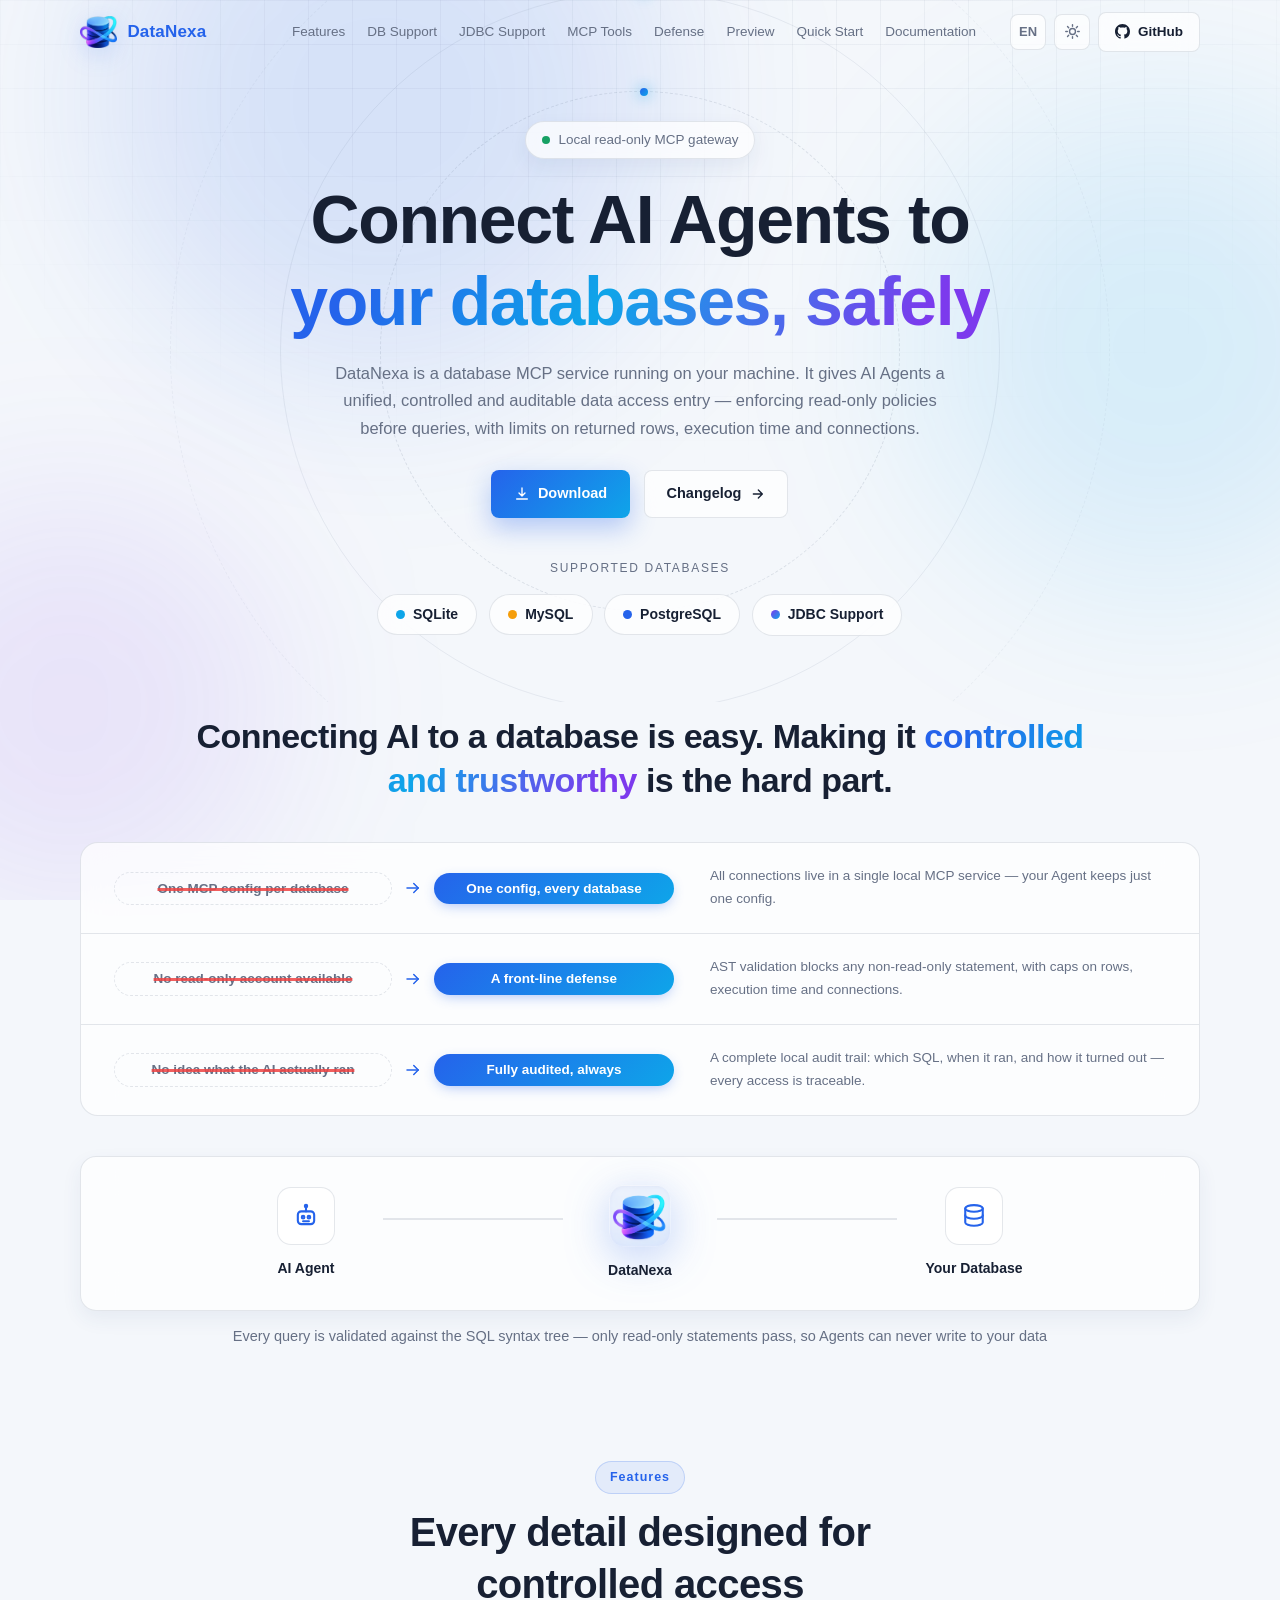
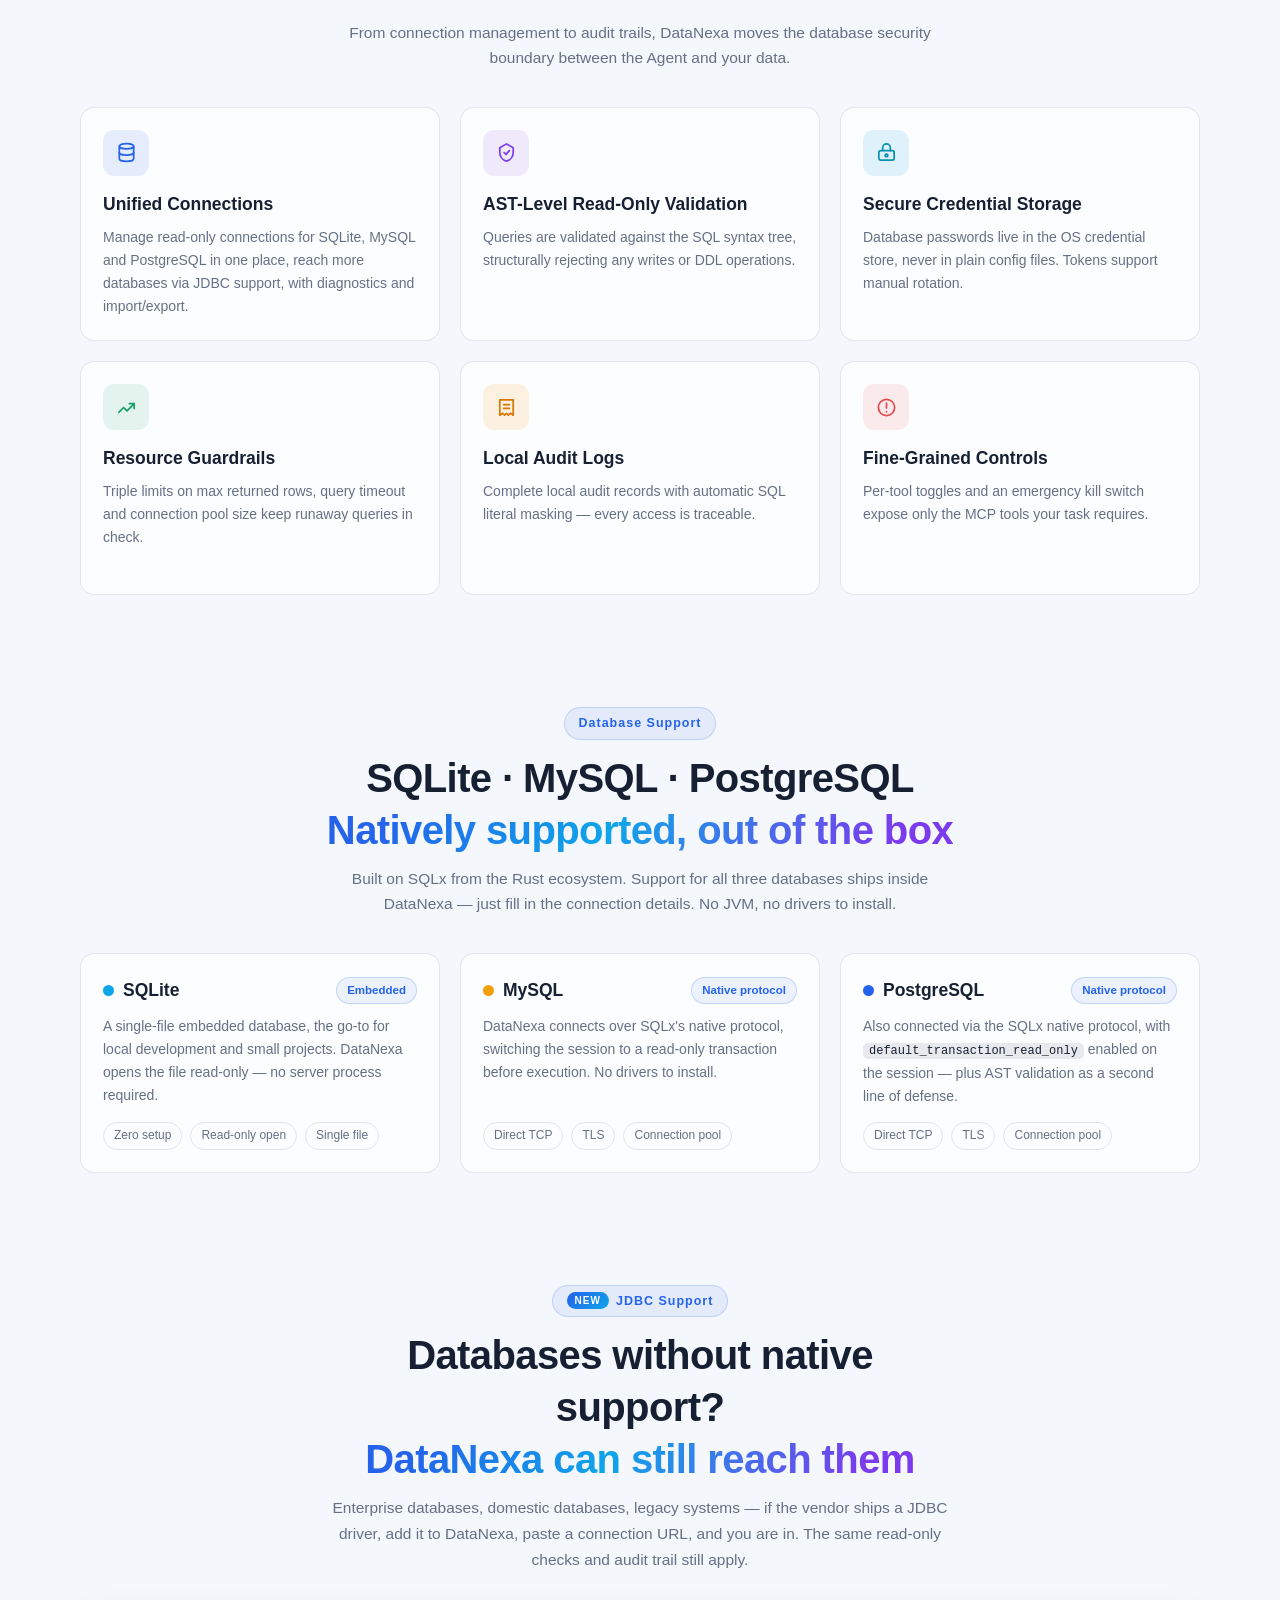
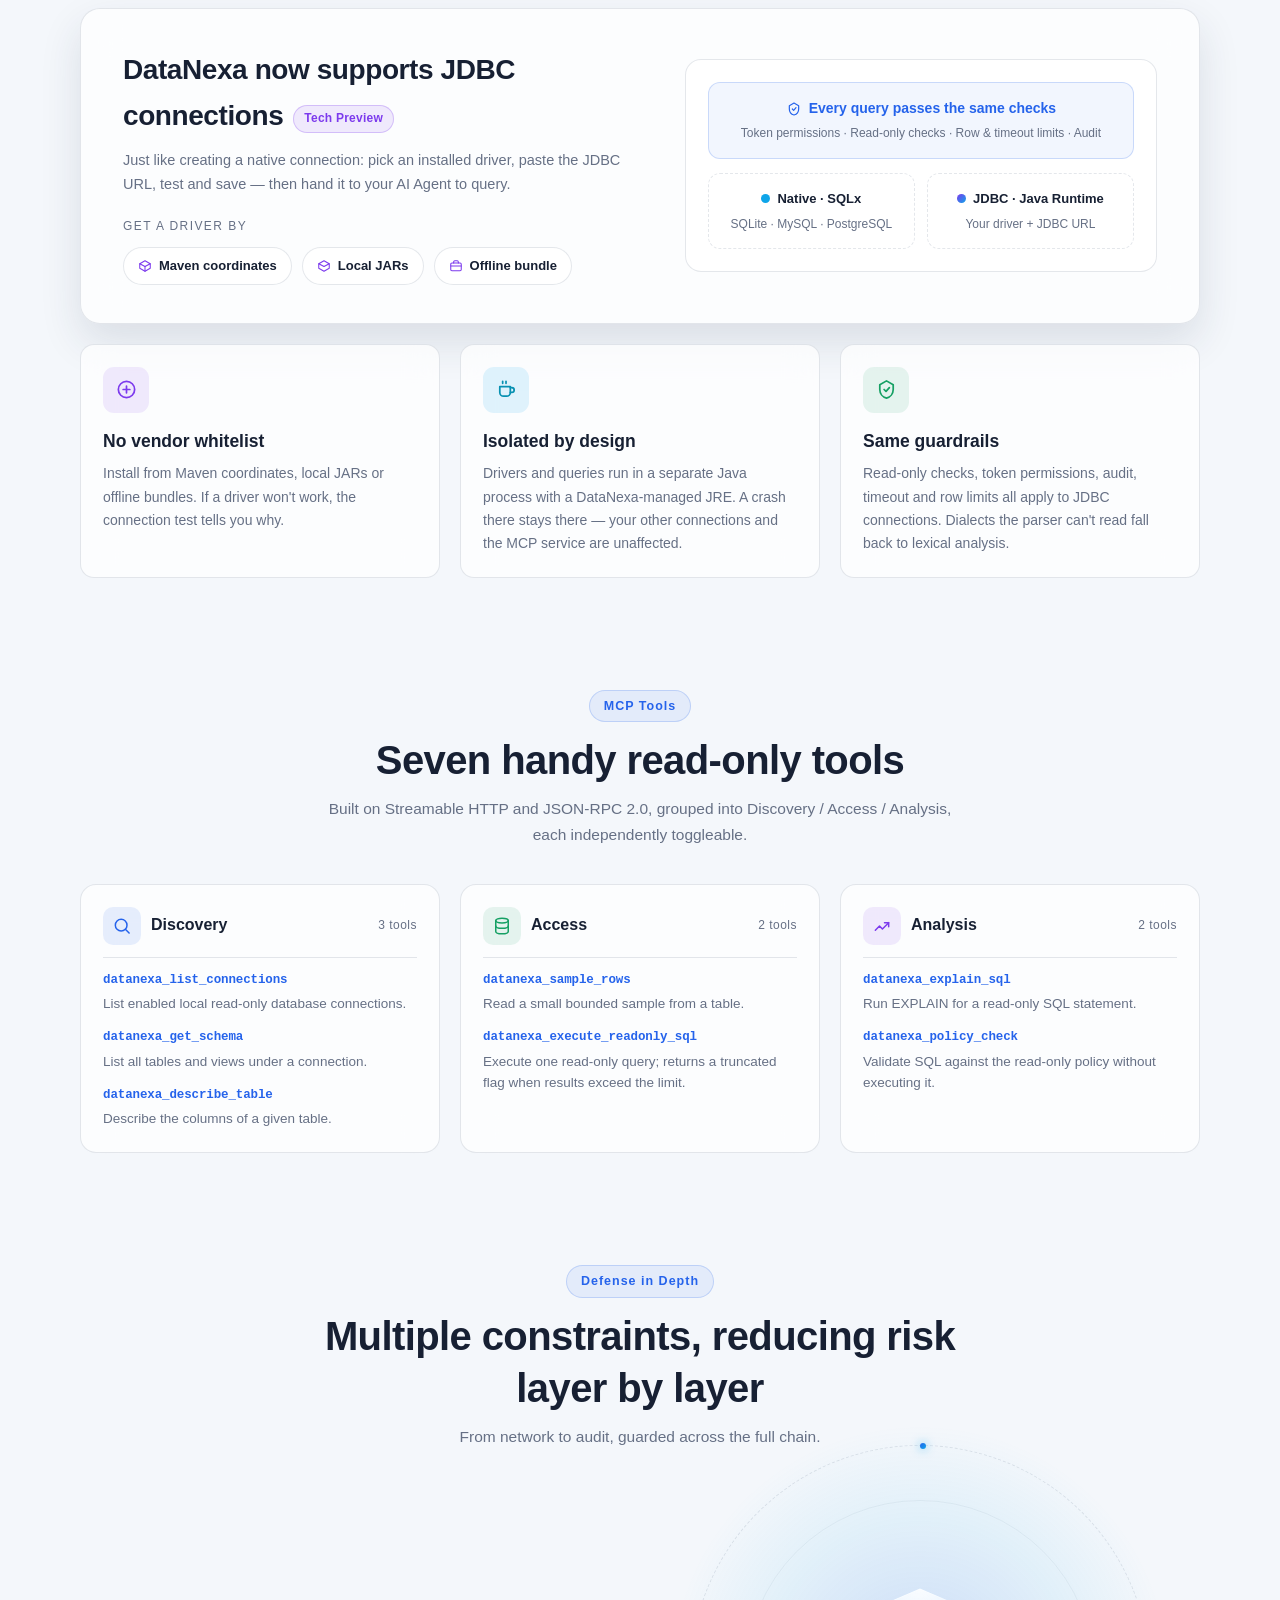
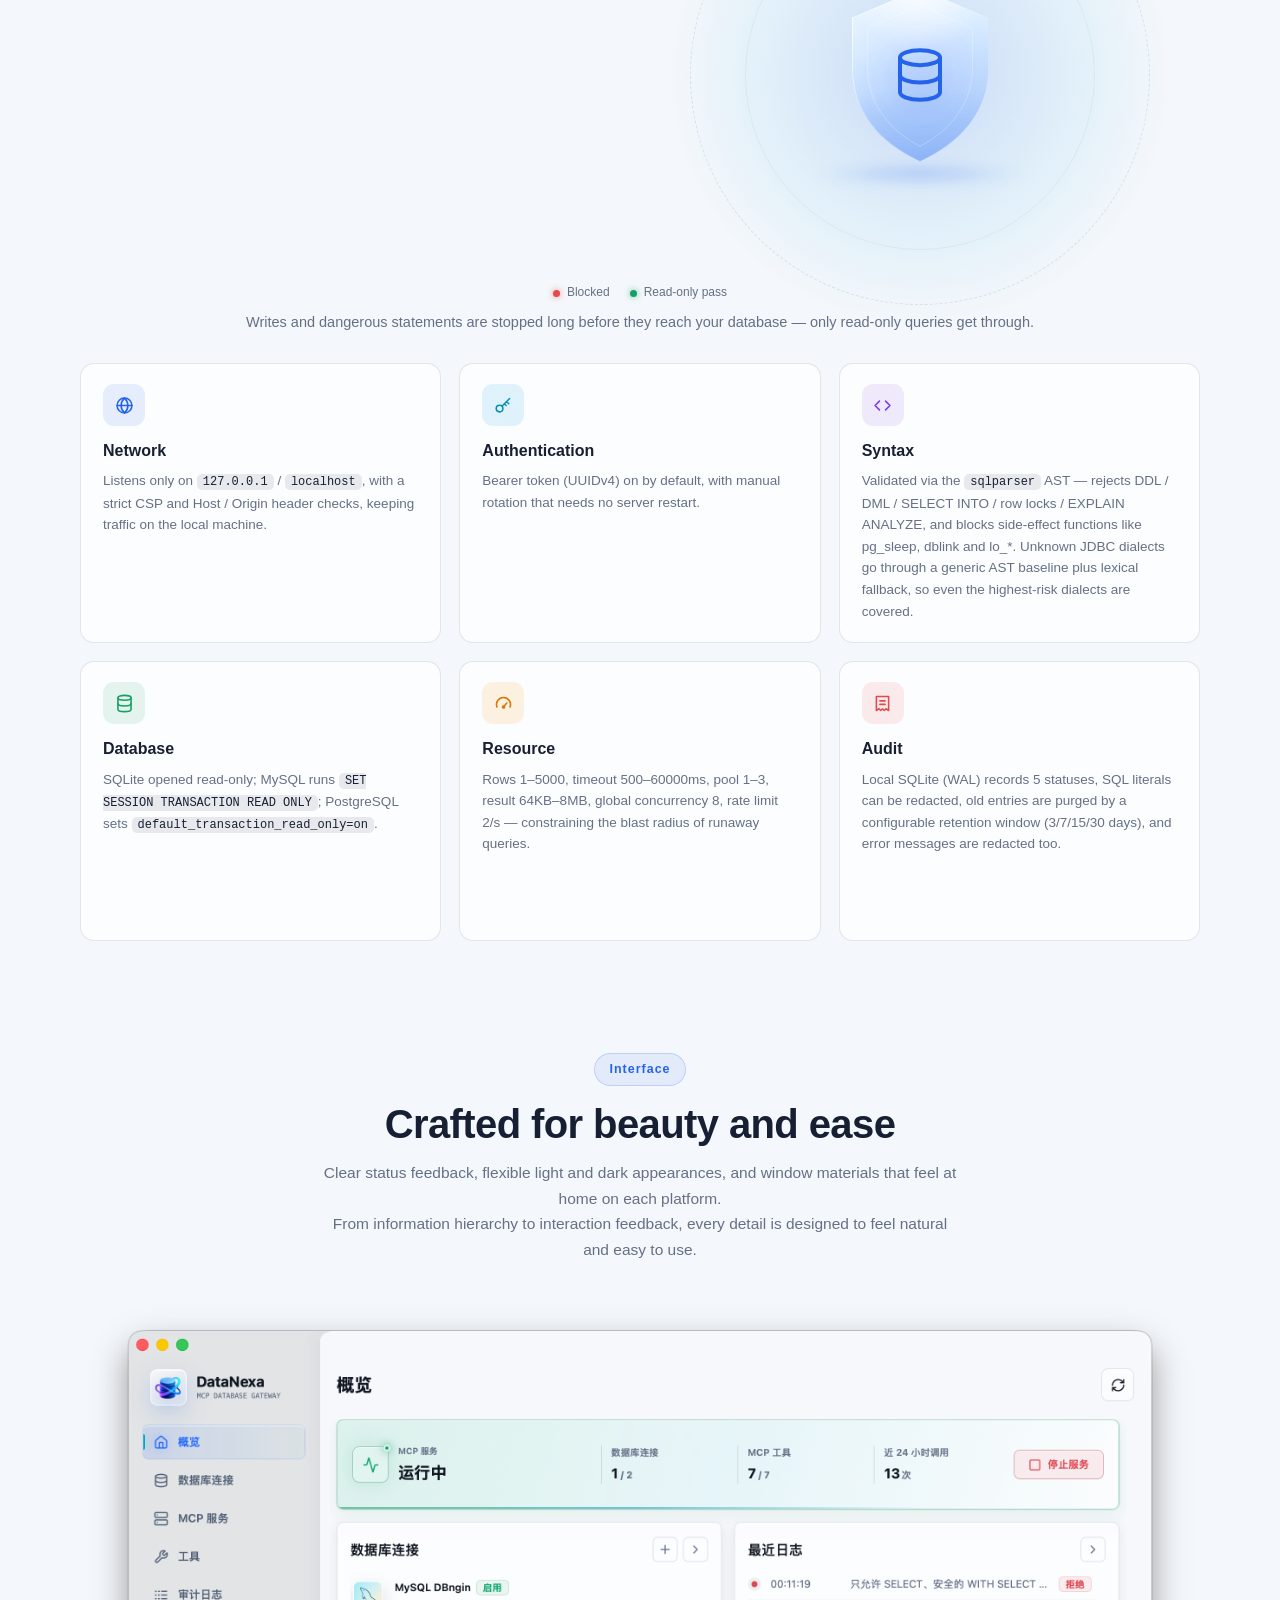
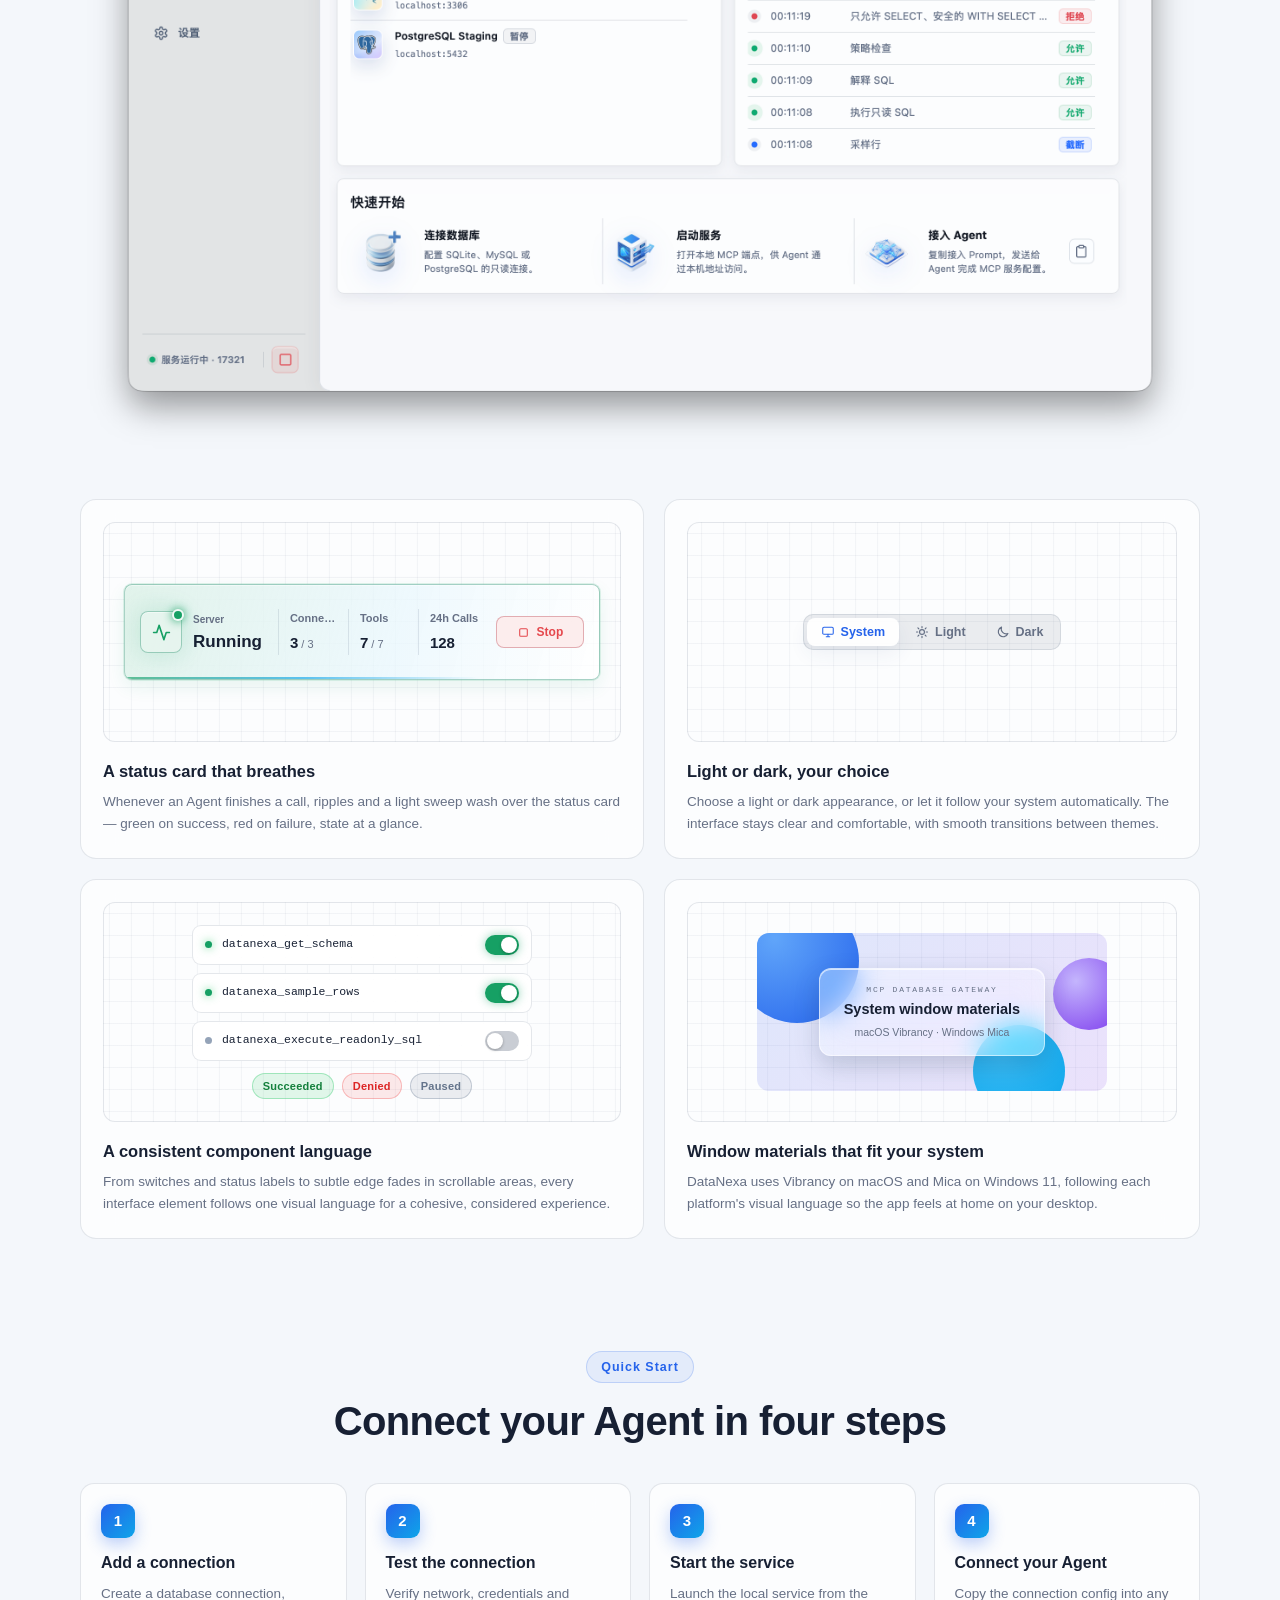
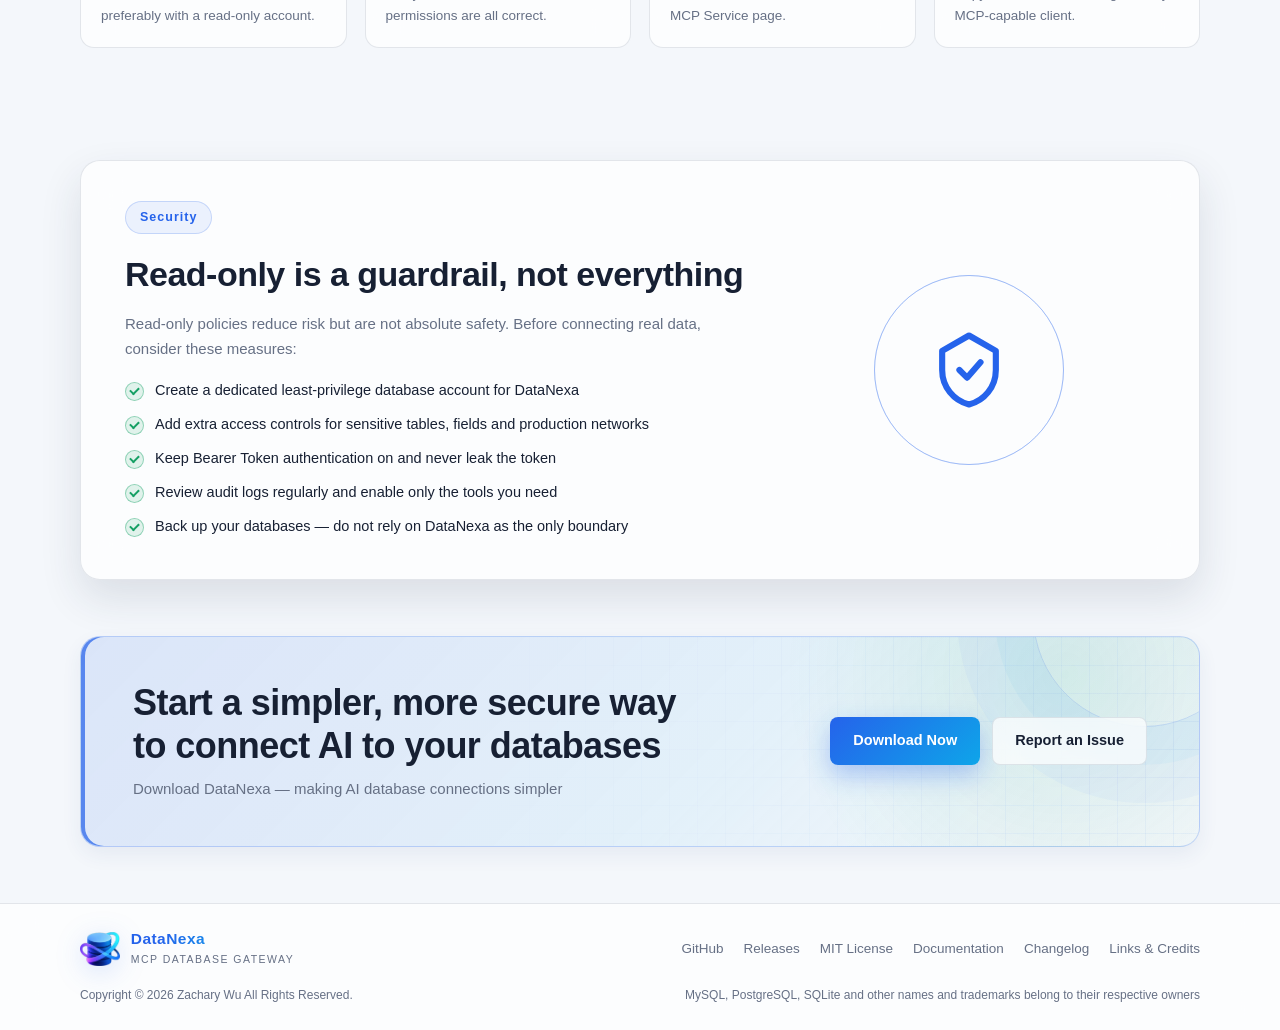
<file: index.html>
<!DOCTYPE html>
<html lang="zh-CN">
<head>
  <meta charset="UTF-8">
  <meta name="viewport" content="width=device-width, initial-scale=1.0">
  <title>DataNexa — 面向 AI Agent 的本地只读数据库 MCP 网关</title>
  <meta name="description" content="DataNexa 是运行在本机的数据库 MCP 服务，为 AI Agent 提供统一、受控且可审计的只读数据访问入口，原生支持 SQLite、MySQL 与 PostgreSQL，并通过 JDBC 支持连接任意 JDBC 兼容数据库。">
  <meta name="keywords" content="DataNexa, MCP, Model Context Protocol, AI Agent, 数据库, 只读, SQLite, MySQL, PostgreSQL, JDBC, JDBC 驱动, JDBC 支持, MCP 网关, MCP Server, read-only database gateway">
  <meta name="author" content="Zachary Wu">
  <meta name="robots" content="index, follow, max-image-preview:large, max-snippet:-1, max-video-preview:-1">
  <meta name="color-scheme" content="light dark">
  <meta name="theme-color" content="#f4f7fb" media="(prefers-color-scheme: light)">
  <meta name="theme-color" content="#10151f" media="(prefers-color-scheme: dark)">
  <link rel="canonical" href="https://mingozacwu.github.io/datanexa-site/">

  <!--  Google Site Verification -->
  <meta name="google-site-verification" content="q0Mm8zDIo0vvhrAOUH-u8omH6jUi90LVHj_WcyY-Xhw" />

  <!-- Open Graph -->
  <meta property="og:type" content="website">
  <meta property="og:site_name" content="DataNexa">
  <meta property="og:title" content="DataNexa — 面向 AI Agent 的本地只读数据库 MCP 网关">
  <meta property="og:description" content="DataNexa 是运行在本机的数据库 MCP 服务，为 AI Agent 提供统一、受控且可审计的只读数据访问入口，原生支持 SQLite、MySQL 与 PostgreSQL，并通过 JDBC 支持连接任意 JDBC 兼容数据库。">
  <meta property="og:url" content="https://mingozacwu.github.io/datanexa-site/">
  <meta property="og:image" content="https://mingozacwu.github.io/datanexa-site/assets/logo.png">
  <meta property="og:image:alt" content="DataNexa — 本地只读数据库 MCP 网关">
  <meta property="og:image:width" content="512">
  <meta property="og:image:height" content="512">
  <meta property="og:locale" content="zh_CN">
  <meta property="og:locale:alternate" content="en_US">

  <!-- Twitter Card -->
  <meta name="twitter:card" content="summary">
  <meta name="twitter:title" content="DataNexa — 面向 AI Agent 的本地只读数据库 MCP 网关">
  <meta name="twitter:description" content="运行在本机的数据库 MCP 服务，为 AI Agent 提供统一、受控且可审计的只读数据访问入口，原生支持 SQLite、MySQL 与 PostgreSQL，并通过 JDBC 支持连接任意 JDBC 兼容数据库。">
  <meta name="twitter:image" content="https://mingozacwu.github.io/datanexa-site/assets/logo.png">
  <meta name="twitter:image:alt" content="DataNexa — 本地只读数据库 MCP 网关">

  <!-- Icons & Manifest -->
  <link rel="icon" type="image/png" href="assets/icon.png">
  <link rel="apple-touch-icon" href="assets/icon.png">
  <link rel="manifest" href="manifest.webmanifest">

  <link rel="stylesheet" href="assets/style.css">

  <!-- Structured Data (JSON-LD) -->
  <script type="application/ld+json">
  {
    "@context": "https://schema.org",
    "@graph": [
      {
        "@type": "SoftwareApplication",
        "name": "DataNexa",
        "applicationCategory": "DeveloperApplication",
        "applicationSubCategory": "MCP Server",
        "operatingSystem": "Windows, macOS",
        "description": "DataNexa 是运行在本机的数据库 MCP 服务，为 AI Agent 提供统一、受控且可审计的只读数据访问入口，原生支持 SQLite、MySQL 与 PostgreSQL，并通过 JDBC 支持连接任意 JDBC 兼容数据库。",
        "url": "https://mingozacwu.github.io/datanexa-site/",
        "downloadUrl": "https://github.com/MingoZacwu/DataNexa/releases",
        "codeRepository": "https://github.com/MingoZacwu/DataNexa",
        "license": "https://github.com/MingoZacwu/DataNexa/blob/main/LICENSE",
        "offers": {
          "@type": "Offer",
          "price": "0",
          "priceCurrency": "USD"
        },
        "featureList": [
          "统一连接管理（SQLite / MySQL / PostgreSQL）",
          "JDBC 支持：连接任意 JDBC 兼容数据库（技术预览）",
          "SQL 语法树级只读校验",
          "操作系统凭证库存储数据库密码",
          "行数 / 超时 / 连接池资源限额",
          "本地审计日志与 SQL 字面量脱敏",
          "工具级开关与紧急熔断"
        ],
        "author": { "@type": "Person", "name": "Zachary Wu" }
      },
      {
        "@type": "WebSite",
        "name": "DataNexa",
        "url": "https://mingozacwu.github.io/datanexa-site/",
        "inLanguage": ["zh-CN", "en"],
        "publisher": { "@id": "https://mingozacwu.github.io/datanexa-site/#org" }
      },
      {
        "@type": "Organization",
        "@id": "https://mingozacwu.github.io/datanexa-site/#org",
        "name": "DataNexa",
        "url": "https://mingozacwu.github.io/datanexa-site/",
        "logo": "https://mingozacwu.github.io/datanexa-site/assets/logo.png",
        "sameAs": ["https://github.com/MingoZacwu/DataNexa"]
      }
    ]
  }
  </script>
</head>
<body>
  <div class="bg-orbit" aria-hidden="true">
    <div class="bg-grid"></div>
    <div class="bg-glow glow-a"></div>
    <div class="bg-glow glow-b"></div>
    <div class="bg-glow glow-c"></div>
  </div>

  <header class="nav" id="nav">
    <div class="nav-inner">
      <a class="nav-brand" href="#top">
        <img src="assets/logo.png" alt="DataNexa Logo">
        <span>DataNexa</span>
      </a>
      <nav class="nav-links">
        <a href="#features" data-i18n="nav.features">功能特性</a>
        <a href="#databases" data-i18n="nav.databases">数据库支持</a>
        <a href="#jdbc" data-i18n="nav.jdbc">JDBC 支持</a>
        <a href="#tools" data-i18n="nav.tools">MCP 工具</a>
        <a href="#defense" data-i18n="nav.defense">纵深防御</a>
        <a href="#preview" data-i18n="nav.preview">界面预览</a>
        <a href="#quickstart" data-i18n="nav.quickstart">快速开始</a>
        <a href="help.html" data-i18n="nav.help">帮助文档</a>
      </nav>
      <div class="nav-actions">
        <button class="icon-btn" id="langToggle" type="button" aria-label="Switch language" title="EN / 中">中</button>
        <button class="icon-btn" id="themeToggle" type="button" aria-label="Toggle theme">
          <svg class="icon-sun" viewBox="0 0 24 24" fill="none" stroke="currentColor" stroke-width="2" stroke-linecap="round"><circle cx="12" cy="12" r="4.2"/><path d="M12 2.5v2.2M12 19.3v2.2M2.5 12h2.2M19.3 12h2.2M5 5l1.6 1.6M17.4 17.4L19 19M19 5l-1.6 1.6M6.6 17.4L5 19"/></svg>
          <svg class="icon-moon" viewBox="0 0 24 24" fill="none" stroke="currentColor" stroke-width="2" stroke-linecap="round" stroke-linejoin="round"><path d="M20.4 14.5A8.5 8.5 0 0 1 9.5 3.6a8.5 8.5 0 1 0 10.9 10.9z"/></svg>
        </button>
        <a class="btn btn-ghost nav-github" href="https://github.com/MingoZacwu/DataNexa" target="_blank" rel="noopener">
          <svg viewBox="0 0 16 16" fill="currentColor" aria-hidden="true"><path d="M8 0C3.58 0 0 3.58 0 8c0 3.54 2.29 6.53 5.47 7.59.4.07.55-.17.55-.38 0-.19-.01-.82-.01-1.49-2.01.37-2.53-.49-2.69-.94-.09-.23-.48-.94-.82-1.13-.28-.15-.68-.52-.01-.53.63-.01 1.08.58 1.23.82.72 1.21 1.87.87 2.33.66.07-.52.28-.87.51-1.07-1.78-.2-3.64-.89-3.64-3.95 0-.87.31-1.59.82-2.15-.08-.2-.36-1.02.08-2.12 0 0 .67-.21 2.2.82.64-.18 1.32-.27 2-.27s1.36.09 2 .27c1.53-1.04 2.2-.82 2.2-.82.44 1.1.16 1.92.08 2.12.51.56.82 1.27.82 2.15 0 3.07-1.87 3.75-3.65 3.95.29.25.54.73.54 1.48 0 1.07-.01 1.93-.01 2.2 0 .21.15.46.55.38A8.01 8.01 0 0 0 16 8c0-4.42-3.58-8-8-8z"/></svg>
          GitHub
        </a>
        <button class="icon-btn nav-toggle" id="navToggle" type="button" aria-label="菜单 / Menu" aria-expanded="false" aria-controls="navDrawer">
          <svg class="icon-burger" viewBox="0 0 24 24" fill="none" stroke="currentColor" stroke-width="2" stroke-linecap="round"><path d="M4 7h16M4 12h16M4 17h16"/></svg>
          <svg class="icon-close" viewBox="0 0 24 24" fill="none" stroke="currentColor" stroke-width="2" stroke-linecap="round"><path d="M6 6l12 12M18 6L6 18"/></svg>
        </button>
      </div>
    </div>
    <div class="nav-drawer" id="navDrawer">
      <nav class="nav-drawer-inner">
        <a href="#features" data-i18n="nav.features">功能特性</a>
        <a href="#databases" data-i18n="nav.databases">数据库支持</a>
        <a href="#jdbc" data-i18n="nav.jdbc">JDBC 支持</a>
        <a href="#tools" data-i18n="nav.tools">MCP 工具</a>
        <a href="#defense" data-i18n="nav.defense">纵深防御</a>
        <a href="#preview" data-i18n="nav.preview">界面预览</a>
        <a href="#quickstart" data-i18n="nav.quickstart">快速开始</a>
        <a href="help.html" data-i18n="nav.help">帮助文档</a>
        <a class="drawer-github" href="https://github.com/MingoZacwu/DataNexa" target="_blank" rel="noopener">
          <svg viewBox="0 0 16 16" fill="currentColor" aria-hidden="true"><path d="M8 0C3.58 0 0 3.58 0 8c0 3.54 2.29 6.53 5.47 7.59.4.07.55-.17.55-.38 0-.19-.01-.82-.01-1.49-2.01.37-2.53-.49-2.69-.94-.09-.23-.48-.94-.82-1.13-.28-.15-.68-.52-.01-.53.63-.01 1.08.58 1.23.82.72 1.21 1.87.87 2.33.66.07-.52.28-.87.51-1.07-1.78-.2-3.64-.89-3.64-3.95 0-.87.31-1.59.82-2.15-.08-.2-.36-1.02.08-2.12 0 0 .67-.21 2.2.82.64-.18 1.32-.27 2-.27s1.36.09 2 .27c1.53-1.04 2.2-.82 2.2-.82.44 1.1.16 1.92.08 2.12.51.56.82 1.27.82 2.15 0 3.07-1.87 3.75-3.65 3.95.29.25.54.73.54 1.48 0 1.07-.01 1.93-.01 2.2 0 .21.15.46.55.38A8.01 8.01 0 0 0 16 8c0-4.42-3.58-8-8-8z"/></svg>
          GitHub
        </a>
      </nav>
    </div>
  </header>

  <main id="top">
    <!-- ============ HERO ============ -->
    <section class="hero">
      <div class="hero-rings" aria-hidden="true">
        <span class="ring ring-1"></span>
        <span class="ring ring-2"></span>
        <span class="ring ring-3"></span>
      </div>
      <div class="hero-content">
        <div class="hero-badge reveal">
          <span class="pulse-dot"></span>
          <span data-i18n="hero.badge">本地运行的只读 MCP 网关</span>
        </div>
        <h1 class="hero-title reveal d1">
          <span data-i18n="hero.title1">让 AI Agent 安全地</span><br>
          <span class="grad-text" data-i18n="hero.title2">连接你的数据库</span>
        </h1>
        <p class="hero-sub reveal d2" data-i18n="hero.sub">
          DataNexa 是运行在本机的数据库 MCP 服务。它为 AI Agent 提供统一、受控且可审计的数据访问入口——查询前强制只读策略，并限制返回行数、执行时间与连接数量。
        </p>
        <div class="hero-cta reveal d3">
          <a class="btn btn-primary js-download" href="https://github.com/MingoZacwu/DataNexa/releases" target="_blank" rel="noopener">
            <svg viewBox="0 0 24 24" fill="none" stroke="currentColor" stroke-width="2" stroke-linecap="round" stroke-linejoin="round"><path d="M12 3v12m0 0l-4.5-4.5M12 15l4.5-4.5M4 19.5h16"/></svg>
            <span data-i18n="hero.download">下载安装</span>
          </a>
          <a class="btn btn-ghost" href="changelog.html">
            <span data-i18n="hero.changelog">更新日志</span>
            <svg viewBox="0 0 24 24" fill="none" stroke="currentColor" stroke-width="2" stroke-linecap="round" stroke-linejoin="round"><path d="M5 12h13M12.5 6l6 6-6 6"/></svg>
          </a>
        </div>
        <div class="hero-db reveal d4">
          <span class="hero-db-label" data-i18n="hero.support">支持数据库</span>
          <div class="db-chips">
            <span class="db-chip"><i class="db-dot sqlite"></i>SQLite</span>
            <span class="db-chip"><i class="db-dot mysql"></i>MySQL</span>
            <span class="db-chip"><i class="db-dot pg"></i>PostgreSQL</span>
            <span class="db-chip"><i class="db-dot jdbc"></i><span data-i18n="hero.jdbc">JDBC 支持</span></span>
          </div>
        </div>
      </div>
    </section>

    <!-- ============ WHY（前置介绍） ============ -->
    <section class="why section-pad" id="why">
      <div class="container">
        <div class="section-head reveal">
          <h2 class="why-title">
            <span data-i18n="why.lead1">让 AI 连上数据库并不难，难的是让这件事</span><span class="grad-text" data-i18n="why.lead2">可控、可信</span><span data-i18n="why.lead3">。</span>
          </h2>
        </div>
        <div class="why-panel reveal d1">
          <div class="why-row">
            <div class="why-eq">
              <span class="why-chip why-chip-pain" data-i18n="why.r1.pain">每个库一份 MCP 配置</span>
              <svg class="why-arrow" viewBox="0 0 24 24" fill="none" stroke="currentColor" stroke-width="2" stroke-linecap="round" stroke-linejoin="round" aria-hidden="true"><path d="M4 12h15"/><path d="M13 6l6 6-6 6"/></svg>
              <span class="why-chip why-chip-fix" data-i18n="why.r1.fix">一份配置，多库直达</span>
            </div>
            <p class="why-note" data-i18n="why.r1.note">所有连接聚合在同一个本地 MCP 服务里，Agent 侧只维护一份配置。</p>
          </div>
          <div class="why-row">
            <div class="why-eq">
              <span class="why-chip why-chip-pain" data-i18n="why.r2.pain">申请不到只读账号</span>
              <svg class="why-arrow" viewBox="0 0 24 24" fill="none" stroke="currentColor" stroke-width="2" stroke-linecap="round" stroke-linejoin="round" aria-hidden="true"><path d="M4 12h15"/><path d="M13 6l6 6-6 6"/></svg>
              <span class="why-chip why-chip-fix" data-i18n="why.r2.fix">前置一道防线</span>
            </div>
            <p class="why-note" data-i18n="why.r2.note">语法树校验拦截一切非只读语句，并限制返回行数、执行时长与连接数。</p>
          </div>
          <div class="why-row">
            <div class="why-eq">
              <span class="why-chip why-chip-pain" data-i18n="why.r3.pain">不知道 AI 干了什么</span>
              <svg class="why-arrow" viewBox="0 0 24 24" fill="none" stroke="currentColor" stroke-width="2" stroke-linecap="round" stroke-linejoin="round" aria-hidden="true"><path d="M4 12h15"/><path d="M13 6l6 6-6 6"/></svg>
              <span class="why-chip why-chip-fix" data-i18n="why.r3.fix">全程留痕，有据可查</span>
            </div>
            <p class="why-note" data-i18n="why.r3.note">本地完整审计：哪条 SQL、何时执行、结果如何，每一次访问都清清楚楚。</p>
          </div>
        </div>
      </div>
    </section>

    <!-- ============ FLOW ============ -->
    <section class="flow section-pad">
      <div class="container">
        <div class="flow-track reveal">
          <div class="flow-node">
            <div class="flow-icon">
              <svg viewBox="0 0 24 24" fill="none" stroke="currentColor" stroke-width="1.8" stroke-linecap="round" stroke-linejoin="round"><rect x="5" y="8" width="14" height="11" rx="3"/><path d="M12 8V4.5"/><circle cx="12" cy="3.5" r="1"/><circle cx="9.5" cy="13" r="1.1"/><circle cx="14.5" cy="13" r="1.1"/><path d="M9.5 16.5h5"/></svg>
            </div>
            <span data-i18n="flow.agent">AI Agent</span>
          </div>
          <div class="flow-line flow-line-in"><i></i></div>
          <div class="flow-node flow-hub">
            <div class="hub-core">
              <span class="hub-halo" aria-hidden="true"></span>
              <img src="assets/icon.png" alt="DataNexa">
              <i class="hub-ripple" aria-hidden="true"></i>
              <i class="hub-ripple r2" aria-hidden="true"></i>
            </div>
            <span>DataNexa</span>
          </div>
          <div class="flow-line flow-line-out"><i></i></div>
          <div class="flow-node">
            <div class="flow-icon">
              <svg viewBox="0 0 24 24" fill="none" stroke="currentColor" stroke-width="1.8" stroke-linecap="round"><ellipse cx="12" cy="5.5" rx="7.5" ry="2.8"/><path d="M4.5 5.5v6c0 1.55 3.36 2.8 7.5 2.8s7.5-1.25 7.5-2.8v-6"/><path d="M4.5 11.5v6c0 1.55 3.36 2.8 7.5 2.8s7.5-1.25 7.5-2.8v-6"/></svg>
            </div>
            <span data-i18n="flow.db">你的数据库</span>
          </div>
        </div>
        <p class="flow-caption reveal" data-i18n="flow.caption">所有查询经由 SQL 语法树校验，仅放行只读语句 —— Agent 永远无法写入你的数据</p>
      </div>
    </section>

    <!-- ============ FEATURES ============ -->
    <section class="features section-pad" id="features">
      <div class="container">
        <div class="section-head reveal">
          <span class="section-tag" data-i18n="features.tag">功能特性</span>
          <h2 data-i18n="features.title">为「受控访问」而生的每一处设计</h2>
          <p data-i18n="features.sub">从连接管理到审计追踪，DataNexa 把数据库安全边界前移到 Agent 与数据之间。</p>
        </div>
        <div class="feature-grid">
          <article class="feature-card reveal">
            <div class="feature-icon f-blue">
              <svg viewBox="0 0 24 24" fill="none" stroke="currentColor" stroke-width="1.8" stroke-linecap="round" stroke-linejoin="round"><ellipse cx="12" cy="5.5" rx="7.5" ry="2.8"/><path d="M4.5 5.5v13c0 1.55 3.36 2.8 7.5 2.8s7.5-1.25 7.5-2.8v-13"/><path d="M4.5 12c0 1.55 3.36 2.8 7.5 2.8s7.5-1.25 7.5-2.8"/></svg>
            </div>
            <h3 data-i18n="f1.title">统一连接管理</h3>
            <p data-i18n="f1.desc">集中管理 SQLite、MySQL 与 PostgreSQL 只读连接，并通过 JDBC 支持接入更多数据库，支持连接诊断与导入导出。</p>
          </article>
          <article class="feature-card reveal d1">
            <div class="feature-icon f-violet">
              <svg viewBox="0 0 24 24" fill="none" stroke="currentColor" stroke-width="1.8" stroke-linecap="round" stroke-linejoin="round"><path d="M12 3l7 4v5c0 4.4-3 8-7 9-4-1-7-4.6-7-9V7l7-4z"/><path d="M9.5 12l2 2 3.5-4"/></svg>
            </div>
            <h3 data-i18n="f2.title">语法树级只读校验</h3>
            <p data-i18n="f2.desc">基于 SQL 语法树逐条校验查询语句，从结构上拒绝任何写入与 DDL 操作。</p>
          </article>
          <article class="feature-card reveal d2">
            <div class="feature-icon f-cyan">
              <svg viewBox="0 0 24 24" fill="none" stroke="currentColor" stroke-width="1.8" stroke-linecap="round" stroke-linejoin="round"><rect x="4" y="10" width="16" height="10" rx="2"/><path d="M8 10V7a4 4 0 0 1 8 0v3"/><circle cx="12" cy="15" r="1.4"/></svg>
            </div>
            <h3 data-i18n="f3.title">凭证安全存储</h3>
            <p data-i18n="f3.desc">数据库密码保存在操作系统凭证库，不落入常规配置文件，Token 支持手动轮换。</p>
          </article>
          <article class="feature-card reveal">
            <div class="feature-icon f-green">
              <svg viewBox="0 0 24 24" fill="none" stroke="currentColor" stroke-width="1.8" stroke-linecap="round" stroke-linejoin="round"><path d="M4 17l5-5 3.5 3.5L20 8"/><path d="M15 8h5v5"/></svg>
            </div>
            <h3 data-i18n="f4.title">资源限额护栏</h3>
            <p data-i18n="f4.desc">最大返回行数、查询超时与连接池上限三重限制，防止失控查询拖垮数据库。</p>
          </article>
          <article class="feature-card reveal d1">
            <div class="feature-icon f-amber">
              <svg viewBox="0 0 24 24" fill="none" stroke="currentColor" stroke-width="1.8" stroke-linecap="round" stroke-linejoin="round"><path d="M5 4h14v16l-3-2-2 2-2-2-2 2-2-2-3 2V4z"/><path d="M9 9h6M9 13h6"/></svg>
            </div>
            <h3 data-i18n="f5.title">本地审计日志</h3>
            <p data-i18n="f5.desc">保留完整本地审计记录，SQL 字面量自动脱敏，每次访问都可回溯。</p>
          </article>
          <article class="feature-card reveal d2">
            <div class="feature-icon f-red">
              <svg viewBox="0 0 24 24" fill="none" stroke="currentColor" stroke-width="1.8" stroke-linecap="round" stroke-linejoin="round"><circle cx="12" cy="12" r="8.5"/><path d="M12 7.5v5M12 16.2v.3"/></svg>
            </div>
            <h3 data-i18n="f6.title">精细管控开关</h3>
            <p data-i18n="f6.desc">工具级开关、紧急禁用一键熔断，只暴露当前任务必需的 MCP 工具。</p>
          </article>
        </div>
      </div>
    </section>

    <!-- ============ NATIVE DATABASES ============ -->
    <section class="native-db section-pad" id="databases">
      <div class="container">
        <div class="section-head reveal">
          <span class="section-tag" data-i18n="native.tag">数据库支持</span>
          <h2 data-i18n="native.title">SQLite · MySQL · PostgreSQL<br><span class="grad-text">原生支持，开箱即用</span></h2>
          <p data-i18n="native.sub">基于 Rust 生态的 SQLx 构建，三大数据库的支持内置在 DataNexa 中：填好连接信息即可使用，不依赖 JVM、无需安装任何驱动。</p>
        </div>
        <div class="native-grid">
          <article class="native-card reveal">
            <div class="native-card-head">
              <i class="db-dot sqlite"></i>
              <h3>SQLite</h3>
              <span class="native-badge" data-i18n="native.badge.embedded">嵌入式</span>
            </div>
            <p data-i18n="native.sqlite.desc">单文件嵌入式数据库，本地开发与小型项目的首选。DataNexa 以只读模式直接打开数据库文件，无需任何服务进程。</p>
            <div class="native-meta">
              <span data-i18n="native.m.zerodeploy">零部署</span>
              <span data-i18n="native.m.roopen">只读打开</span>
              <span data-i18n="native.m.singlefile">单文件</span>
            </div>
          </article>
          <article class="native-card reveal d1">
            <div class="native-card-head">
              <i class="db-dot mysql"></i>
              <h3>MySQL</h3>
              <span class="native-badge" data-i18n="native.badge.protocol">原生协议</span>
            </div>
            <p data-i18n="native.mysql.desc">DataNexa 通过 SQLx 的原生协议直连，执行前自动将会话切换为只读事务，无需安装任何驱动。</p>
            <div class="native-meta">
              <span data-i18n="native.m.tcp">TCP 直连</span>
              <span data-i18n="native.m.tls">TLS 加密</span>
              <span data-i18n="native.m.pool">连接池</span>
            </div>
          </article>
          <article class="native-card reveal d2">
            <div class="native-card-head">
              <i class="db-dot pg"></i>
              <h3>PostgreSQL</h3>
              <span class="native-badge" data-i18n="native.badge.protocol">原生协议</span>
            </div>
            <p data-i18n="native.pg.desc">同样使用 SQLx 原生协议直连，会话自动开启 <code>default_transaction_read_only</code>，配合语法树校验双保险。</p>
            <div class="native-meta">
              <span data-i18n="native.m.tcp">TCP 直连</span>
              <span data-i18n="native.m.tls">TLS 加密</span>
              <span data-i18n="native.m.pool">连接池</span>
            </div>
          </article>
        </div>
      </div>
    </section>

    <!-- ============ JDBC SUPPORT ============ -->
    <section class="jdbc section-pad" id="jdbc">
      <div class="container">
        <div class="section-head reveal">
          <span class="section-tag"><span class="tag-new">NEW</span><span data-i18n="jdbc.tag">JDBC 支持</span></span>
          <h2 data-i18n="jdbc.title">没有原生支持的数据库<br><span class="grad-text">DataNexa 也能搞定</span></h2>
          <p data-i18n="jdbc.sub">企业数据库、国产数据库、行业老系统——只要厂商提供了 JDBC 驱动，装进 DataNexa、填一条连接地址就能接入，只读校验和审计照常生效。</p>
        </div>
        <div class="jdbc-panel reveal">
          <div>
            <h3><span data-i18n="jdbc.panel.title">DataNexa 现已支持 JDBC 连接</span><span class="jdbc-ver" data-i18n="jdbc.ver">技术预览</span></h3>
            <p data-i18n="jdbc.panel.desc">像创建原生连接一样：选好已安装的驱动、填上 JDBC 地址，测试通过后保存，就能交给 AI Agent 查询。</p>
            <div class="driver-chips">
              <span class="driver-chips-label" data-i18n="jdbc.drivers">驱动获取方式</span>
              <span class="driver-chip"><svg viewBox="0 0 24 24" fill="none" stroke="currentColor" stroke-width="1.8" stroke-linecap="round" stroke-linejoin="round"><path d="M21 8l-9-5-9 5 9 5 9-5z"/><path d="M3 8v8l9 5 9-5V8"/><path d="M12 13v8"/></svg><span data-i18n="jdbc.driver.maven">Maven 坐标</span></span>
              <span class="driver-chip"><svg viewBox="0 0 24 24" fill="none" stroke="currentColor" stroke-width="1.8" stroke-linecap="round" stroke-linejoin="round"><path d="M21 8l-9-5-9 5 9 5 9-5z"/><path d="M3 8v8l9 5 9-5V8"/></svg><span data-i18n="jdbc.driver.jar">本地 JAR</span></span>
              <span class="driver-chip"><svg viewBox="0 0 24 24" fill="none" stroke="currentColor" stroke-width="1.8" stroke-linecap="round" stroke-linejoin="round"><rect x="3" y="7" width="18" height="13" rx="2"/><path d="M8 7V5a2 2 0 0 1 2-2h4a2 2 0 0 1 2 2v2"/><path d="M3 12h18"/></svg><span data-i18n="jdbc.driver.bundle">离线 Bundle</span></span>
            </div>
          </div>
          <div class="jdbc-arch">
            <div class="jdbc-gate">
              <strong><svg viewBox="0 0 24 24" fill="none" stroke="currentColor" stroke-width="1.8" stroke-linecap="round" stroke-linejoin="round"><path d="M12 3l7 4v5c0 4.4-3 8-7 9-4-1-7-4.6-7-9V7l7-4z"/><path d="M9.5 12l2 2 3.5-4"/></svg><span data-i18n="jdbc.gate.name">所有查询走同一套检查</span></strong>
              <em data-i18n="jdbc.gate.desc">Token 权限 · 只读校验 · 行数与超时限制 · 审计</em>
            </div>
            <div class="jdbc-lanes">
              <div class="jdbc-lane">
                <span class="lane-title"><i class="db-dot sqlite"></i><span data-i18n="jdbc.lane.native">原生连接 · SQLx</span></span>
                <span class="lane-db">SQLite · MySQL · PostgreSQL</span>
              </div>
              <div class="jdbc-lane">
                <span class="lane-title"><i class="db-dot jdbc"></i><span data-i18n="jdbc.lane.jdbc">JDBC 连接 · Java Runtime</span></span>
                <span class="lane-db" data-i18n="jdbc.lane.jdbc.db">你的驱动 + JDBC URL</span>
              </div>
            </div>
          </div>
        </div>
        <div class="feature-grid">
          <article class="feature-card reveal">
            <div class="feature-icon f-violet">
              <svg viewBox="0 0 24 24" fill="none" stroke="currentColor" stroke-width="1.8" stroke-linecap="round" stroke-linejoin="round"><circle cx="12" cy="12" r="8.5"/><path d="M12 8.5v7M8.5 12h7"/></svg>
            </div>
            <h3 data-i18n="jdbc.c1.title">不限数据库品牌</h3>
            <p data-i18n="jdbc.c1.desc">Maven 坐标、本地 JAR、离线包都能装；遇到装不上的驱动，测试连接会把原因告诉你。</p>
          </article>
          <article class="feature-card reveal d1">
            <div class="feature-icon f-cyan">
              <svg viewBox="0 0 24 24" fill="none" stroke="currentColor" stroke-width="1.8" stroke-linecap="round" stroke-linejoin="round"><path d="M5 9h11v6a4 4 0 0 1-4 4H9a4 4 0 0 1-4-4V9z"/><path d="M16 10h1.5a2.5 2.5 0 0 1 0 5H16"/><path d="M8 5.5v-2M11.5 5.5v-2"/></svg>
            </div>
            <h3 data-i18n="jdbc.c2.title">隔离运行</h3>
            <p data-i18n="jdbc.c2.desc">驱动和查询跑在独立的 Java 进程里，JRE 由 DataNexa 托管；崩溃会被就地隔离，不影响其他连接与 MCP 服务。</p>
          </article>
          <article class="feature-card reveal d2">
            <div class="feature-icon f-green">
              <svg viewBox="0 0 24 24" fill="none" stroke="currentColor" stroke-width="1.8" stroke-linecap="round" stroke-linejoin="round"><path d="M12 3l7 4v5c0 4.4-3 8-7 9-4-1-7-4.6-7-9V7l7-4z"/><path d="M9.5 12l2 2 3.5-4"/></svg>
            </div>
            <h3 data-i18n="jdbc.c3.title">同一套风控</h3>
            <p data-i18n="jdbc.c3.desc">只读校验、Token 权限、审计、超时与行数上限对 JDBC 连接同样生效；解析器读不懂的新方言，还有词法检查兜底。</p>
          </article>
        </div>
      </div>
    </section>

    <!-- ============ MCP TOOLS ============ -->
    <section class="tools section-pad" id="tools">
      <div class="container">
        <div class="section-head reveal">
          <span class="section-tag" data-i18n="tools.tag">MCP 工具</span>
          <h2 data-i18n="tools.title">七件趁手的只读工具</h2>
          <p data-i18n="tools.sub">基于 Streamable HTTP 与 JSON-RPC 2.0，按「发现 / 访问 / 分析」三类组织，每件工具均可独立开关。</p>
        </div>
        <div class="tool-groups">
          <div class="tool-group reveal">
            <div class="tool-group-head">
              <div class="tool-group-icon f-blue">
                <svg viewBox="0 0 24 24" fill="none" stroke="currentColor" stroke-width="1.8" stroke-linecap="round" stroke-linejoin="round"><circle cx="11" cy="11" r="7"/><path d="M16 16l4.5 4.5"/></svg>
              </div>
              <h3 data-i18n="tools.g1.title">发现</h3>
              <span data-i18n="tools.g1.count">3 件</span>
            </div>
            <div class="tool-list">
              <div class="tool-item">
                <span class="tool-name">datanexa_list_connections</span>
                <span class="tool-desc" data-i18n="t1.desc">列出已启用的本地只读数据库连接。</span>
              </div>
              <div class="tool-item">
                <span class="tool-name">datanexa_get_schema</span>
                <span class="tool-desc" data-i18n="t2.desc">列出某连接下的所有表与视图。</span>
              </div>
              <div class="tool-item">
                <span class="tool-name">datanexa_describe_table</span>
                <span class="tool-desc" data-i18n="t3.desc">描述指定表的字段信息。</span>
              </div>
            </div>
          </div>
          <div class="tool-group reveal d1">
            <div class="tool-group-head">
              <div class="tool-group-icon f-green">
                <svg viewBox="0 0 24 24" fill="none" stroke="currentColor" stroke-width="1.8" stroke-linecap="round" stroke-linejoin="round"><ellipse cx="12" cy="5.5" rx="7.5" ry="2.8"/><path d="M4.5 5.5v13c0 1.55 3.36 2.8 7.5 2.8s7.5-1.25 7.5-2.8v-13"/><path d="M4.5 12c0 1.55 3.36 2.8 7.5 2.8s7.5-1.25 7.5-2.8"/></svg>
              </div>
              <h3 data-i18n="tools.g2.title">访问</h3>
              <span data-i18n="tools.g2.count">2 件</span>
            </div>
            <div class="tool-list">
              <div class="tool-item">
                <span class="tool-name">datanexa_sample_rows</span>
                <span class="tool-desc" data-i18n="t4.desc">从表中读取一个有界的小样本。</span>
              </div>
              <div class="tool-item">
                <span class="tool-name">datanexa_execute_readonly_sql</span>
                <span class="tool-desc" data-i18n="t5.desc">执行一条只读查询，结果超限时返回 truncated 标记。</span>
              </div>
            </div>
          </div>
          <div class="tool-group reveal d2">
            <div class="tool-group-head">
              <div class="tool-group-icon f-violet">
                <svg viewBox="0 0 24 24" fill="none" stroke="currentColor" stroke-width="1.8" stroke-linecap="round" stroke-linejoin="round"><path d="M4 17l5-5 3.5 3.5L20 8"/><path d="M15 8h5v5"/></svg>
              </div>
              <h3 data-i18n="tools.g3.title">分析</h3>
              <span data-i18n="tools.g3.count">2 件</span>
            </div>
            <div class="tool-list">
              <div class="tool-item">
                <span class="tool-name">datanexa_explain_sql</span>
                <span class="tool-desc" data-i18n="t6.desc">对只读 SQL 执行 EXPLAIN 查询计划。</span>
              </div>
              <div class="tool-item">
                <span class="tool-name">datanexa_policy_check</span>
                <span class="tool-desc" data-i18n="t7.desc">在不执行的情况下校验 SQL 是否符合只读策略。</span>
              </div>
            </div>
          </div>
        </div>
      </div>
    </section>

    <!-- ============ PREVIEW ============ -->
    <section class="preview section-pad" id="preview">
      <div class="container">
        <div class="section-head reveal">
          <span class="section-tag" data-i18n="preview.tag">界面设计</span>
          <h2 data-i18n="preview.title">为美与易用，精雕细琢</h2>
          <p data-i18n="preview.sub">清晰的状态反馈、可自由选择的明暗外观，以及与系统协调的窗口质感。<br>从信息层级到交互反馈，每一处都为自然易用而设计。</p>
        </div>
        <div class="preview-frame reveal">
          <img class="preview-img-light" src="assets/overview.png" alt="DataNexa 桌面端浅色模式界面预览：连接管理、MCP 工具开关与本地审计日志面板" loading="lazy">
          <img class="preview-img-dark" src="assets/overview-dark.png" alt="DataNexa 桌面端深色模式界面预览：连接管理、MCP 工具开关与本地审计日志面板" loading="lazy">
        </div>
        <div class="ui-grid">
          <article class="ui-card reveal">
            <div class="ui-demo">
              <div class="mini-command running">
                <div class="mini-activity" aria-hidden="true">
                  <i class="mini-ripple r1"></i>
                  <i class="mini-ripple r2"></i>
                  <i class="mini-sweep"></i>
                </div>
                <div class="mini-command-core">
                  <span class="mini-beacon">
                    <svg viewBox="0 0 24 24" fill="none" stroke="currentColor" stroke-width="2" stroke-linecap="round" stroke-linejoin="round"><polyline points="22 12 18 12 15 21 9 3 6 12 2 12"/></svg>
                  </span>
                  <div>
                    <span data-i18n="ui.a.status">服务状态</span>
                    <strong>
                      <i class="status-running" data-i18n="ui.a.running">运行中</i>
                      <i class="status-stopped" data-i18n="ui.a.stopped">已停止</i>
                    </strong>
                  </div>
                </div>
                <div class="mini-command-metrics">
                  <div><span data-i18n="ui.a.m1">连接</span><strong>3<small> / 3</small></strong></div>
                  <div><span data-i18n="ui.a.m2">工具</span><strong>7<small> / 7</small></strong></div>
                  <div><span data-i18n="ui.a.m3">24h 调用</span><strong>128</strong></div>
                </div>
                <button type="button" class="mini-command-btn" id="miniCommandBtn">
                  <svg class="icon-play" viewBox="0 0 24 24" fill="currentColor" stroke="currentColor" stroke-width="2" stroke-linecap="round" stroke-linejoin="round"><polygon points="7 4.5 20 12 7 19.5 7 4.5"/></svg>
                  <svg class="icon-stop" viewBox="0 0 24 24" fill="none" stroke="currentColor" stroke-width="2" stroke-linecap="round" stroke-linejoin="round"><rect x="5" y="5" width="14" height="14" rx="2"/></svg>
                  <i class="label-start" data-i18n="ui.a.start">启动</i>
                  <i class="label-stop" data-i18n="ui.a.stop">停止</i>
                </button>
              </div>
            </div>
            <h3 data-i18n="ui.a.title">会「呼吸」的状态卡</h3>
            <p data-i18n="ui.a.desc">每当 Agent 完成一次调用，状态卡便泛起涟漪与流光——成功是青绿，异常是绯红，运行状态一眼可辨。</p>
          </article>
          <article class="ui-card reveal d1">
            <div class="ui-demo">
              <div class="mini-seg" id="themeSeg" role="group" aria-label="Theme">
                <button type="button" data-theme-opt="system">
                  <svg viewBox="0 0 24 24" fill="none" stroke="currentColor" stroke-width="1.8" stroke-linecap="round" stroke-linejoin="round"><rect x="3" y="4" width="18" height="12" rx="2"/><path d="M9 20h6M12 16v4"/></svg>
                  <span data-i18n="ui.b.system">系统</span>
                </button>
                <button type="button" data-theme-opt="light">
                  <svg viewBox="0 0 24 24" fill="none" stroke="currentColor" stroke-width="2" stroke-linecap="round"><circle cx="12" cy="12" r="4.2"/><path d="M12 2.5v2.2M12 19.3v2.2M2.5 12h2.2M19.3 12h2.2M5 5l1.6 1.6M17.4 17.4L19 19M19 5l-1.6 1.6M6.6 17.4L5 19"/></svg>
                  <span data-i18n="ui.b.light">浅色</span>
                </button>
                <button type="button" data-theme-opt="dark">
                  <svg viewBox="0 0 24 24" fill="none" stroke="currentColor" stroke-width="2" stroke-linecap="round" stroke-linejoin="round"><path d="M20.4 14.5A8.5 8.5 0 0 1 9.5 3.6a8.5 8.5 0 1 0 10.9 10.9z"/></svg>
                  <span data-i18n="ui.b.dark">深色</span>
                </button>
              </div>
            </div>
            <h3 data-i18n="ui.b.title">明暗外观，自由选择</h3>
            <p data-i18n="ui.b.desc">可选浅色或深色外观，也可跟随系统自动切换。无论日夜，界面始终清晰舒适，切换自然流畅。</p>
          </article>
          <article class="ui-card reveal d2">
            <div class="ui-demo">
              <div class="mini-tools">
                <label class="mini-switch-row">
                  <span class="mini-signal"></span>
                  <span class="mini-switch-label">datanexa_get_schema</span>
                  <input type="checkbox" class="mini-switch" checked aria-label="datanexa_get_schema">
                </label>
                <label class="mini-switch-row">
                  <span class="mini-signal"></span>
                  <span class="mini-switch-label">datanexa_sample_rows</span>
                  <input type="checkbox" class="mini-switch" checked aria-label="datanexa_sample_rows">
                </label>
                <label class="mini-switch-row">
                  <span class="mini-signal"></span>
                  <span class="mini-switch-label">datanexa_execute_readonly_sql</span>
                  <input type="checkbox" class="mini-switch" aria-label="datanexa_execute_readonly_sql">
                </label>
              </div>
              <div class="mini-pills">
                <span class="mini-pill pill-green" data-i18n="ui.c.p1">成功</span>
                <span class="mini-pill pill-red" data-i18n="ui.c.p2">已拒绝</span>
                <span class="mini-pill pill-slate" data-i18n="ui.c.p3">已暂停</span>
              </div>
            </div>
            <h3 data-i18n="ui.c.title">协调一致的界面组件</h3>
            <p data-i18n="ui.c.desc">从开关、状态标签到滚动区域的边缘渐隐，所有界面元素遵循统一的视觉语言，观感和谐，处处见细节。</p>
          </article>
          <article class="ui-card reveal d3">
            <div class="ui-demo">
              <div class="glass-stage">
                <i class="glass-blob b1"></i>
                <i class="glass-blob b2"></i>
                <i class="glass-blob b3"></i>
                <div class="glass-pane">
                  <span class="glass-pane-kicker">MCP DATABASE GATEWAY</span>
                  <strong data-i18n="ui.d.pane">系统窗口材质</strong>
                  <span class="glass-pane-sub">macOS Vibrancy · Windows Mica</span>
                </div>
              </div>
            </div>
            <h3 data-i18n="ui.d.title">与系统相融的窗口质感</h3>
            <p data-i18n="ui.d.desc">在 macOS 上采用 Vibrancy、Windows 11 上采用 Mica，遵循各自系统的视觉语言，让应用自然融入桌面环境。</p>
          </article>
        </div>
      </div>
    </section>

    <!-- ============ QUICKSTART ============ -->
    <section class="quickstart section-pad" id="quickstart">
      <div class="container">
        <div class="section-head reveal">
          <span class="section-tag" data-i18n="qs.tag">快速开始</span>
          <h2 data-i18n="qs.title">四步接入你的 Agent</h2>
        </div>
        <div class="steps">
          <div class="step reveal">
            <span class="step-num">1</span>
            <h3 data-i18n="s1.title">新建连接</h3>
            <p data-i18n="s1.desc">添加数据库连接，建议使用数据库侧的只读账号。</p>
          </div>
          <div class="step reveal d1">
            <span class="step-num">2</span>
            <h3 data-i18n="s2.title">测试连接</h3>
            <p data-i18n="s2.desc">确认网络、凭证与权限配置全部正确。</p>
          </div>
          <div class="step reveal d2">
            <span class="step-num">3</span>
            <h3 data-i18n="s3.title">启动服务</h3>
            <p data-i18n="s3.desc">在「MCP 服务」页面启动本地服务。</p>
          </div>
          <div class="step reveal d3">
            <span class="step-num">4</span>
            <h3 data-i18n="s4.title">接入 Agent</h3>
            <p data-i18n="s4.desc">复制接入配置，添加到支持 MCP 的客户端。</p>
          </div>
        </div>
      </div>
    </section>

    <!-- ============ DEFENSE IN DEPTH ============ -->
    <section class="defense section-pad" id="defense">
      <div class="container">
        <div class="section-head reveal">
          <span class="section-tag" data-i18n="def.tag">纵深防御</span>
          <h2 data-i18n="def.title">多层约束，逐层降低风险</h2>
          <p data-i18n="def.sub">从网络到审计，全链路逐层设防。</p>
        </div>
        <div class="defense-stage reveal">
          <div class="attack-stream" aria-hidden="true">
            <span class="sql-chip chip-bad" style="--lane: 14%; --delay: 0s">DROP TABLE</span>
            <span class="sql-chip chip-bad" style="--lane: 29%; --delay: 2s">DELETE</span>
            <span class="sql-chip chip-bad" style="--lane: 44%; --delay: 4s">UPDATE</span>
            <span class="sql-chip chip-bad" style="--lane: 59%; --delay: 6s">INSERT INTO</span>
            <span class="sql-chip chip-bad" style="--lane: 74%; --delay: 8s">TRUNCATE</span>
            <span class="sql-chip chip-good" style="--lane: 88%; --delay: 5s">SELECT</span>
            <span class="spark" style="--lane: 14%; --delay: 0s"></span>
            <span class="spark" style="--lane: 29%; --delay: 2s"></span>
            <span class="spark" style="--lane: 44%; --delay: 4s"></span>
            <span class="spark" style="--lane: 59%; --delay: 6s"></span>
            <span class="spark" style="--lane: 74%; --delay: 8s"></span>
          </div>
          <div class="shield-scene" aria-hidden="true">
            <span class="scene-ring"></span>
            <span class="scene-ring r2"></span>
            <span class="shield-aura"></span>
            <div class="shield-glass">
              <svg class="shield-db" viewBox="0 0 24 24" fill="none" stroke="currentColor" stroke-width="1.5" stroke-linecap="round"><ellipse cx="12" cy="5.5" rx="7.5" ry="2.8"/><path d="M4.5 5.5v13c0 1.55 3.36 2.8 7.5 2.8s7.5-1.25 7.5-2.8v-13"/><path d="M4.5 12c0 1.55 3.36 2.8 7.5 2.8s7.5-1.25 7.5-2.8"/></svg>
              <span class="shield-sweep"></span>
              <svg class="shield-edge" viewBox="0 0 220 240" preserveAspectRatio="none">
                <defs>
                  <linearGradient id="shieldEdge" x1="0" y1="0" x2="1" y2="1">
                    <stop offset="0" stop-color="rgba(255,255,255,0.95)"/>
                    <stop offset="0.5" stop-color="rgba(255,255,255,0.22)"/>
                    <stop offset="1" stop-color="rgba(125,165,255,0.65)"/>
                  </linearGradient>
                </defs>
                <path d="M110 8 L198 46 V112 C198 168 162 208 110 232 C58 208 22 168 22 112 V46 Z" fill="none" stroke="url(#shieldEdge)" stroke-width="2.5"/>
                <path d="M110 30 L178 60 V110 C178 158 148 192 110 212 C72 192 42 158 42 110 V60 Z" fill="none" stroke="rgba(255,255,255,0.26)" stroke-width="1.2"/>
              </svg>
            </div>
            <svg class="shield-ripple" viewBox="0 0 220 240" preserveAspectRatio="none">
              <path d="M110 8 L198 46 V112 C198 168 162 208 110 232 C58 208 22 168 22 112 V46 Z" fill="none" stroke="currentColor" stroke-width="2.5" vector-effect="non-scaling-stroke"/>
            </svg>
            <svg class="shield-ripple r2" viewBox="0 0 220 240" preserveAspectRatio="none">
              <path d="M110 8 L198 46 V112 C198 168 162 208 110 232 C58 208 22 168 22 112 V46 Z" fill="none" stroke="currentColor" stroke-width="2.5" vector-effect="non-scaling-stroke"/>
            </svg>
            <span class="scene-shadow"></span>
          </div>
        </div>
        <div class="stage-legend reveal">
          <span class="legend-item"><i class="legend-dot dot-red"></i><span data-i18n="def.legend.block">已拦截</span></span>
          <span class="legend-item"><i class="legend-dot dot-green"></i><span data-i18n="def.legend.pass">只读放行</span></span>
        </div>
        <p class="defense-caption reveal" data-i18n="def.caption">写入与危险语句在抵达数据库之前就被拦下，只有只读查询得以通行</p>
        <div class="defense-grid">
          <article class="defense-card reveal">
            <div class="defense-card-head">
              <div class="defense-card-icon f-blue">
                <svg viewBox="0 0 24 24" fill="none" stroke="currentColor" stroke-width="1.8" stroke-linecap="round" stroke-linejoin="round"><circle cx="12" cy="12" r="8.5"/><path d="M3.5 12h17"/><path d="M12 3.5c2.6 2.4 3.9 5.4 3.9 8.5s-1.3 6.1-3.9 8.5c-2.6-2.4-3.9-5.4-3.9-8.5s1.3-6.1 3.9-8.5z"/></svg>
              </div>
            </div>
            <h3 data-i18n="def.l1.name">网络层</h3>
            <p data-i18n="def.l1.body">仅监听 <code>127.0.0.1</code> / <code>localhost</code>，严格 CSP，校验 Host 与 Origin 头，将流量限制在本机。</p>
          </article>
          <article class="defense-card reveal d1">
            <div class="defense-card-head">
              <div class="defense-card-icon f-cyan">
                <svg viewBox="0 0 24 24" fill="none" stroke="currentColor" stroke-width="1.8" stroke-linecap="round" stroke-linejoin="round"><circle cx="7.5" cy="15.5" r="3.8"/><path d="M10.5 12.5L19 4M15.5 7.5l2.5 2.5M13 10l2 2"/></svg>
              </div>
            </div>
            <h3 data-i18n="def.l2.name">鉴权层</h3>
            <p data-i18n="def.l2.body">Bearer Token（UUIDv4）默认开启，支持手动轮换，轮换不重启服务。</p>
          </article>
          <article class="defense-card reveal d2">
            <div class="defense-card-head">
              <div class="defense-card-icon f-violet">
                <svg viewBox="0 0 24 24" fill="none" stroke="currentColor" stroke-width="1.8" stroke-linecap="round" stroke-linejoin="round"><path d="M8.5 7l-5 5 5 5M15.5 7l5 5-5 5"/></svg>
              </div>
            </div>
            <h3 data-i18n="def.l3.name">语法层</h3>
            <p data-i18n="def.l3.body">基于 <code>sqlparser</code> AST 校验，拒绝 DDL / DML / SELECT INTO / 行锁 / EXPLAIN ANALYZE，并拦截 pg_sleep、dblink、lo_* 等副作用函数。未知 JDBC 方言走通用 AST 基线加词法检查兜底，风险最高的场景也能覆盖。</p>
          </article>
          <article class="defense-card reveal">
            <div class="defense-card-head">
              <div class="defense-card-icon f-green">
                <svg viewBox="0 0 24 24" fill="none" stroke="currentColor" stroke-width="1.8" stroke-linecap="round"><ellipse cx="12" cy="5.5" rx="7.5" ry="2.8"/><path d="M4.5 5.5v13c0 1.55 3.36 2.8 7.5 2.8s7.5-1.25 7.5-2.8v-13"/><path d="M4.5 12c0 1.55 3.36 2.8 7.5 2.8s7.5-1.25 7.5-2.8"/></svg>
              </div>
            </div>
            <h3 data-i18n="def.l4.name">数据库层</h3>
            <p data-i18n="def.l4.body">SQLite 只读打开；MySQL 执行 <code>SET SESSION TRANSACTION READ ONLY</code>；PostgreSQL 设置 <code>default_transaction_read_only=on</code>。</p>
          </article>
          <article class="defense-card reveal d1">
            <div class="defense-card-head">
              <div class="defense-card-icon f-amber">
                <svg viewBox="0 0 24 24" fill="none" stroke="currentColor" stroke-width="1.8" stroke-linecap="round" stroke-linejoin="round"><path d="M4.5 16a8 8 0 1 1 15 0"/><path d="M12 16l3.8-4.6"/><circle cx="12" cy="16" r="1.2"/></svg>
              </div>
            </div>
            <h3 data-i18n="def.l5.name">资源层</h3>
            <p data-i18n="def.l5.body">行数 1–5000、超时 500–60000ms、连接池 1–3、结果 64KB–8MB、全局并发 8、限流 2/s，约束失控查询的影响范围。</p>
          </article>
          <article class="defense-card reveal d2">
            <div class="defense-card-head">
              <div class="defense-card-icon f-red">
                <svg viewBox="0 0 24 24" fill="none" stroke="currentColor" stroke-width="1.8" stroke-linecap="round" stroke-linejoin="round"><path d="M5 4h14v16l-3-2-2 2-2-2-2 2-2-2-3 2V4z"/><path d="M9 9h6M9 13h6"/></svg>
              </div>
            </div>
            <h3 data-i18n="def.l6.name">审计层</h3>
            <p data-i18n="def.l6.body">本地 SQLite（WAL）记录 5 种状态，SQL 字面量可脱敏，按保留天数自动清理（3/7/15/30 天可选），错误信息同样脱敏。</p>
          </article>
        </div>
      </div>
    </section>

    <!-- ============ SECURITY ============ -->
    <section class="security section-pad" id="security">
      <div class="container">
        <div class="security-panel reveal">
          <div class="security-text">
            <span class="section-tag" data-i18n="sec.tag">安全说明</span>
            <h2 data-i18n="sec.title">「只读」是护栏，不是全部</h2>
            <p data-i18n="sec.desc">只读策略是降低风险的防护措施，不等同于绝对安全。接入真实数据前，建议同时落实以下措施：</p>
            <ul class="security-list">
              <li data-i18n="sec.i1">为 DataNexa 单独创建最小权限数据库账号</li>
              <li data-i18n="sec.i2">对敏感表、字段与生产网络设置额外访问控制</li>
              <li data-i18n="sec.i3">保持 Bearer Token 鉴权开启，不泄露 Token</li>
              <li data-i18n="sec.i4">定期检查审计记录，只启用必需的 MCP 工具</li>
              <li data-i18n="sec.i5">做好数据库备份，不将其作为唯一安全边界</li>
            </ul>
          </div>
          <div class="security-visual" aria-hidden="true">
            <div class="shield-wrap">
              <div class="shield-ring"></div>
              <div class="shield-ring r2"></div>
              <svg class="shield-icon" viewBox="0 0 24 24" fill="none" stroke="currentColor" stroke-width="1.6" stroke-linecap="round" stroke-linejoin="round"><path d="M12 3l7 4v5c0 4.4-3 8-7 9-4-1-7-4.6-7-9V7l7-4z"/><path d="M9.5 12l2 2 3.5-4"/></svg>
            </div>
          </div>
        </div>
      </div>
    </section>

    <!-- ============ CTA ============ -->
    <section class="cta section-pad">
      <div class="container">
        <div class="cta-panel reveal">
          <h2 data-i18n="cta.title">开启更简单、更安全的<br>AI 数据库连接方式</h2>
          <p data-i18n="cta.sub">下载 DataNexa，让 AI 连接数据库更简单</p>
          <div class="cta-actions">
            <a class="btn btn-primary js-download" href="https://github.com/MingoZacwu/DataNexa/releases" target="_blank" rel="noopener" data-i18n="cta.download">立即下载</a>
            <a class="btn btn-ghost" href="https://github.com/MingoZacwu/DataNexa/issues" target="_blank" rel="noopener" data-i18n="cta.issue">反馈问题</a>
          </div>
        </div>
      </div>
    </section>
  </main>

  <footer class="footer">
    <div class="container footer-inner">
      <div class="footer-top">
        <div class="footer-brand">
          <img src="assets/logo.png" alt="DataNexa">
          <div>
            <strong>DataNexa</strong>
            <span data-i18n="footer.tag">MCP Database Gateway</span>
          </div>
        </div>
        <div class="footer-links">
          <a href="https://github.com/MingoZacwu/DataNexa" target="_blank" rel="noopener">GitHub</a>
          <a href="https://github.com/MingoZacwu/DataNexa/releases" target="_blank" rel="noopener">Releases</a>
          <a href="https://github.com/MingoZacwu/DataNexa/blob/main/LICENSE" target="_blank" rel="noopener">MIT License</a>
          <a href="help.html" data-i18n="nav.help">帮助文档</a>
          <a href="changelog.html" data-i18n="footer.changelog">更新日志</a>
          <a href="credits.html" data-i18n="footer.friends">友链与致谢</a>
        </div>
      </div>
      <div class="footer-bottom">
        <span data-i18n="footer.copy1">Copyright © 2026 Zachary Wu All Rights Reserved.</span>
        <span data-i18n="footer.copy2">MySQL、PostgreSQL、SQLite 及其他名称和商标归其各自权利人所有</span>
      </div>
    </div>
  </footer>

  <!-- ============ Star 提示弹窗（点击下载时出现，可随时关闭） ============ -->
  <div class="modal" id="starModal" hidden>
    <div class="modal-backdrop" data-modal-close></div>
    <div class="modal-dialog" role="dialog" aria-modal="true" aria-labelledby="starModalTitle" aria-describedby="starModalDesc">
      <button class="modal-close" type="button" data-modal-close aria-label="关闭 / Close">
        <svg viewBox="0 0 24 24" fill="none" stroke="currentColor" stroke-width="2" stroke-linecap="round" aria-hidden="true"><path d="M6 6l12 12M18 6L6 18"/></svg>
      </button>
      <div class="modal-icon" aria-hidden="true">
        <svg class="modal-mark" viewBox="0 0 16 16" fill="currentColor"><path d="M8 0C3.58 0 0 3.58 0 8c0 3.54 2.29 6.53 5.47 7.59.4.07.55-.17.55-.38 0-.19-.01-.82-.01-1.49-2.01.37-2.53-.49-2.69-.94-.09-.23-.48-.94-.82-1.13-.28-.15-.68-.52-.01-.53.63-.01 1.08.58 1.23.82.72 1.21 1.87.87 2.33.66.07-.52.28-.87.51-1.07-1.78-.2-3.64-.89-3.64-3.95 0-.87.31-1.59.82-2.15-.08-.2-.36-1.02.08-2.12 0 0 .67-.21 2.2.82.64-.18 1.32-.27 2-.27s1.36.09 2 .27c1.53-1.04 2.2-.82 2.2-.82.44 1.1.16 1.92.08 2.12.51.56.82 1.27.82 2.15 0 3.07-1.87 3.75-3.65 3.95.29.25.54.73.54 1.48 0 1.07-.01 1.93-.01 2.2 0 .21.15.46.55.38A8.01 8.01 0 0 0 16 8c0-4.42-3.58-8-8-8z"/></svg>
        <span class="modal-star" aria-hidden="true">
          <svg viewBox="0 0 24 24" fill="currentColor"><path d="M12 2.6l2.9 5.88 6.5.95-4.7 4.58 1.11 6.47L12 17.42l-5.81 3.06 1.11-6.47-4.7-4.58 6.5-.95L12 2.6z"/></svg>
        </span>
      </div>
      <h3 class="modal-title" id="starModalTitle" data-i18n="star.title">喜欢 DataNexa？给个 Star 吧</h3>
      <p class="modal-desc" id="starModalDesc" data-i18n="star.desc">它是开源且免费使用的。如果它对你有帮助，一个 Star 就是最好的鼓励，也能让更多正在找工具的人看到它。</p>
      <div class="modal-actions">
        <a class="btn btn-primary js-star-cta" href="https://github.com/MingoZacwu/DataNexa" target="_blank" rel="noopener">
          <svg viewBox="0 0 24 24" fill="currentColor" aria-hidden="true"><path d="M12 2.6l2.9 5.88 6.5.95-4.7 4.58 1.11 6.47L12 17.42l-5.81 3.06 1.11-6.47-4.7-4.58 6.5-.95L12 2.6z"/></svg>
          <span data-i18n="star.cta">去 Star 支持</span>
        </a>
        <a class="btn btn-ghost js-star-continue" href="https://github.com/MingoZacwu/DataNexa/releases" target="_blank" rel="noopener" data-i18n="star.continue">直接下载</a>
      </div>
    </div>
  </div>

  <!-- ============ 下载方式弹窗（点击下载按钮后出现） ============ -->
  <div class="modal" id="downloadModal" hidden>
    <div class="modal-backdrop" data-download-close></div>
    <div class="modal-dialog modal-download" role="dialog" aria-modal="true" aria-labelledby="downloadModalTitle" aria-describedby="downloadModalDesc">
      <button class="modal-close" type="button" data-download-close aria-label="关闭 / Close">
        <svg viewBox="0 0 24 24" fill="none" stroke="currentColor" stroke-width="2" stroke-linecap="round" aria-hidden="true"><path d="M6 6l12 12M18 6L6 18"/></svg>
      </button>
      <h3 class="modal-title" id="downloadModalTitle" data-i18n="download.title">下载 DataNexa</h3>
      <p class="modal-desc" id="downloadModalDesc" data-i18n="download.desc">选择适合你系统的安装包。GitHub 访问缓慢时，可以选择加速下载。</p>
      <div class="dl-options">
        <div class="dl-platform" data-dl-platform="macos">
          <div class="dl-platform-info">
            <span class="dl-platform-name">
              <svg class="dl-platform-logo" viewBox="0 0 24 24" fill="currentColor" aria-hidden="true"><path d="M12.152 6.896c-.948 0-2.415-1.078-3.96-1.04-2.04.027-3.91 1.183-4.961 3.014-2.117 3.675-.546 9.103 1.519 12.09 1.013 1.454 2.208 3.09 3.792 3.039 1.52-.065 2.09-.987 3.935-.987 1.831 0 2.35.987 3.96.948 1.637-.026 2.676-1.48 3.676-2.948 1.156-1.688 1.636-3.325 1.662-3.415-.039-.013-3.182-1.221-3.22-4.857-.026-3.04 2.48-4.494 2.597-4.559-1.429-2.09-3.623-2.324-4.39-2.376-2-.156-3.675 1.09-4.61 1.09z"/><path d="M15.53 3.83c.843-1.012 1.4-2.427 1.245-3.83-1.207.052-2.662.805-3.532 1.818-.78.896-1.454 2.338-1.273 3.714 1.338.104 2.715-.688 3.559-1.701"/></svg>
              macOS <span class="dl-platform-badge" data-i18n="download.current" hidden>当前系统</span>
            </span>
            <span class="dl-platform-meta" data-dl-meta="macos"></span>
          </div>
          <div class="dl-platform-actions">
            <a class="btn btn-primary dl-direct" data-dl-direct="macos" href="https://github.com/MingoZacwu/DataNexa/releases" target="_blank" rel="noopener" data-i18n="download.direct">GitHub 下载</a>
            <a class="btn btn-ghost dl-proxy" data-dl-proxy="macos" href="https://github.com/MingoZacwu/DataNexa/releases" target="_blank" rel="noopener" data-i18n="download.proxy" hidden>加速下载</a>
          </div>
        </div>
        <div class="dl-platform" data-dl-platform="windows">
          <div class="dl-platform-info">
            <span class="dl-platform-name">
              <svg class="dl-platform-logo" viewBox="0 0 24 24" fill="currentColor" aria-hidden="true"><path d="M0 3.449L9.75 2.1v9.451H0m10.949-9.602L24 0v11.4H10.949M0 12.6h9.75v9.451L0 20.699M10.949 12.6H24V24l-12.9-1.801"/></svg>
              Windows <span class="dl-platform-badge" data-i18n="download.current" hidden>当前系统</span>
            </span>
            <span class="dl-platform-meta" data-dl-meta="windows"></span>
          </div>
          <div class="dl-platform-actions">
            <a class="btn btn-primary dl-direct" data-dl-direct="windows" href="https://github.com/MingoZacwu/DataNexa/releases" target="_blank" rel="noopener" data-i18n="download.direct">GitHub 下载</a>
            <a class="btn btn-ghost dl-proxy" data-dl-proxy="windows" href="https://github.com/MingoZacwu/DataNexa/releases" target="_blank" rel="noopener" data-i18n="download.proxy" hidden>加速下载</a>
          </div>
        </div>
      </div>
      <p class="dl-notes" data-i18n="download.note" hidden>加速下载由 GH-Proxy 提供加速服务，DataNexa 不对第三方服务的可用性做出保证。</p>
    </div>
  </div>

  <script src="assets/main.js"></script>
</body>
</html>
</file>
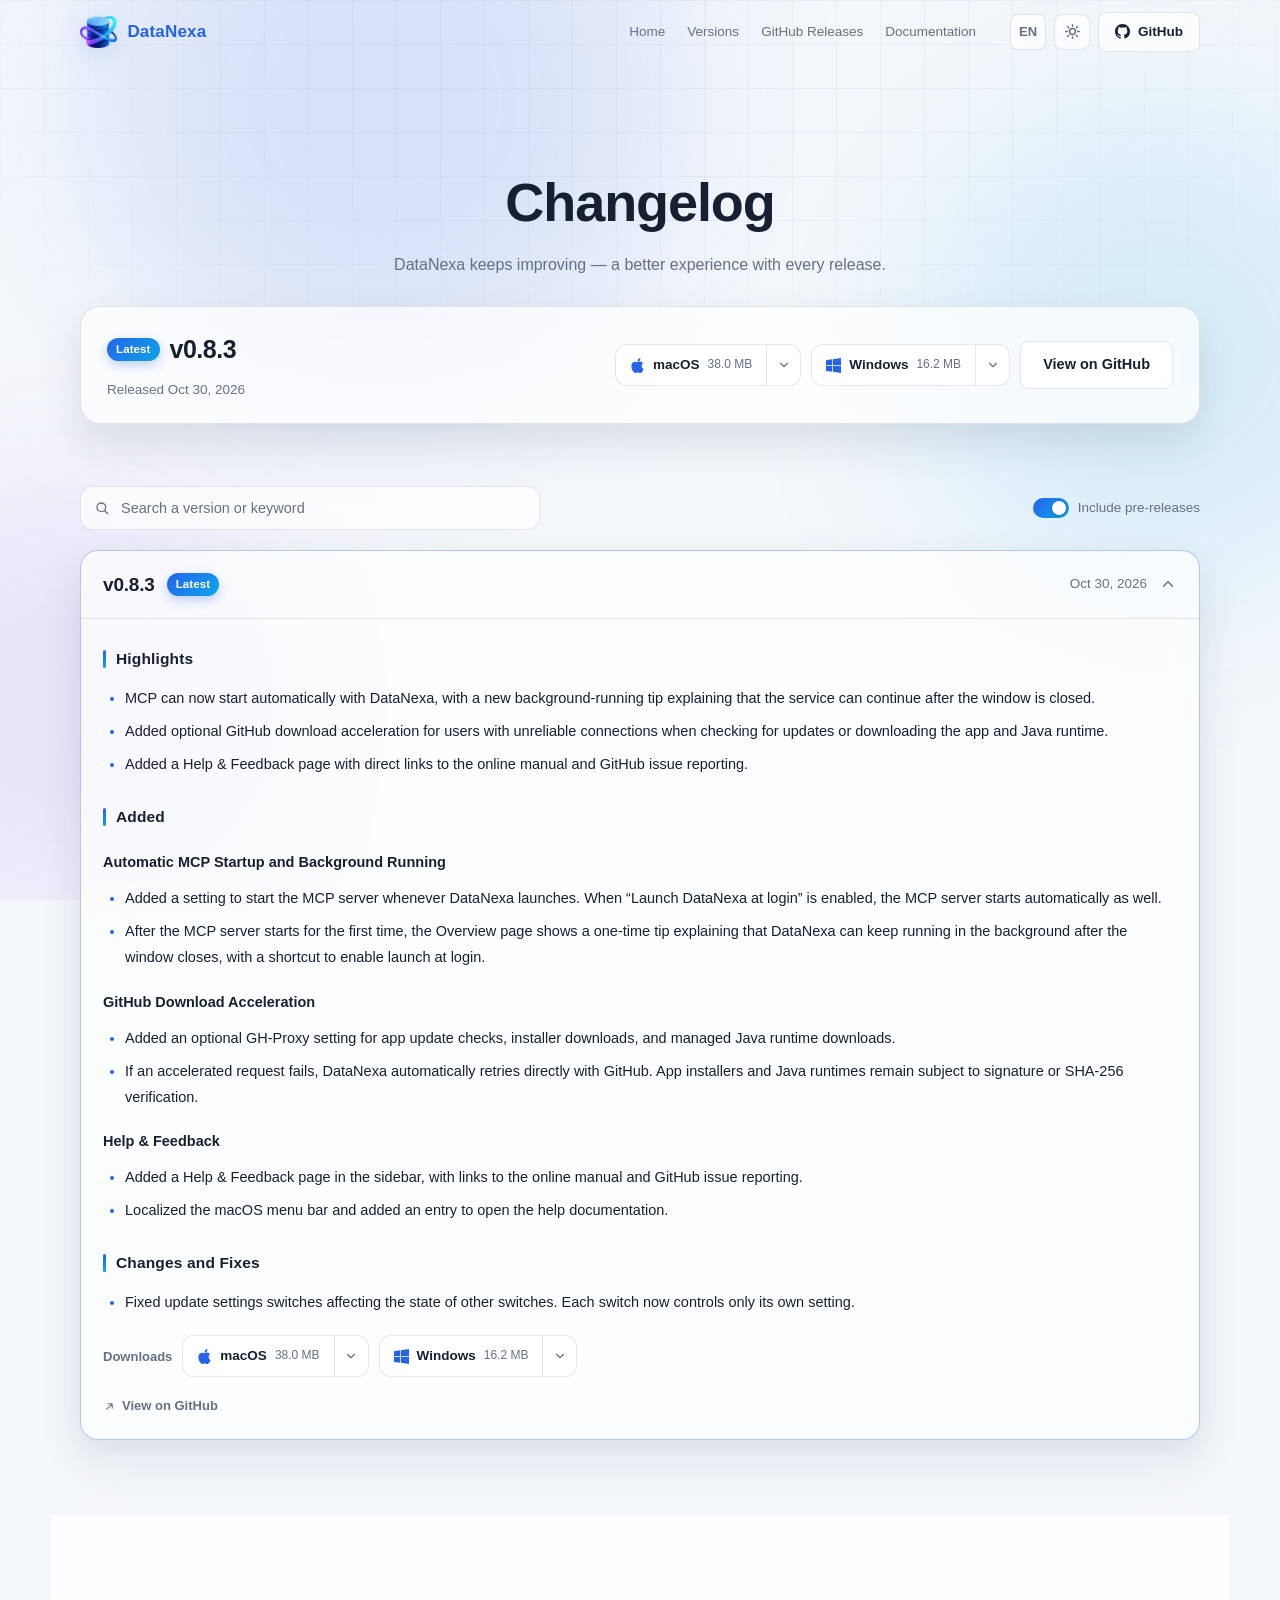
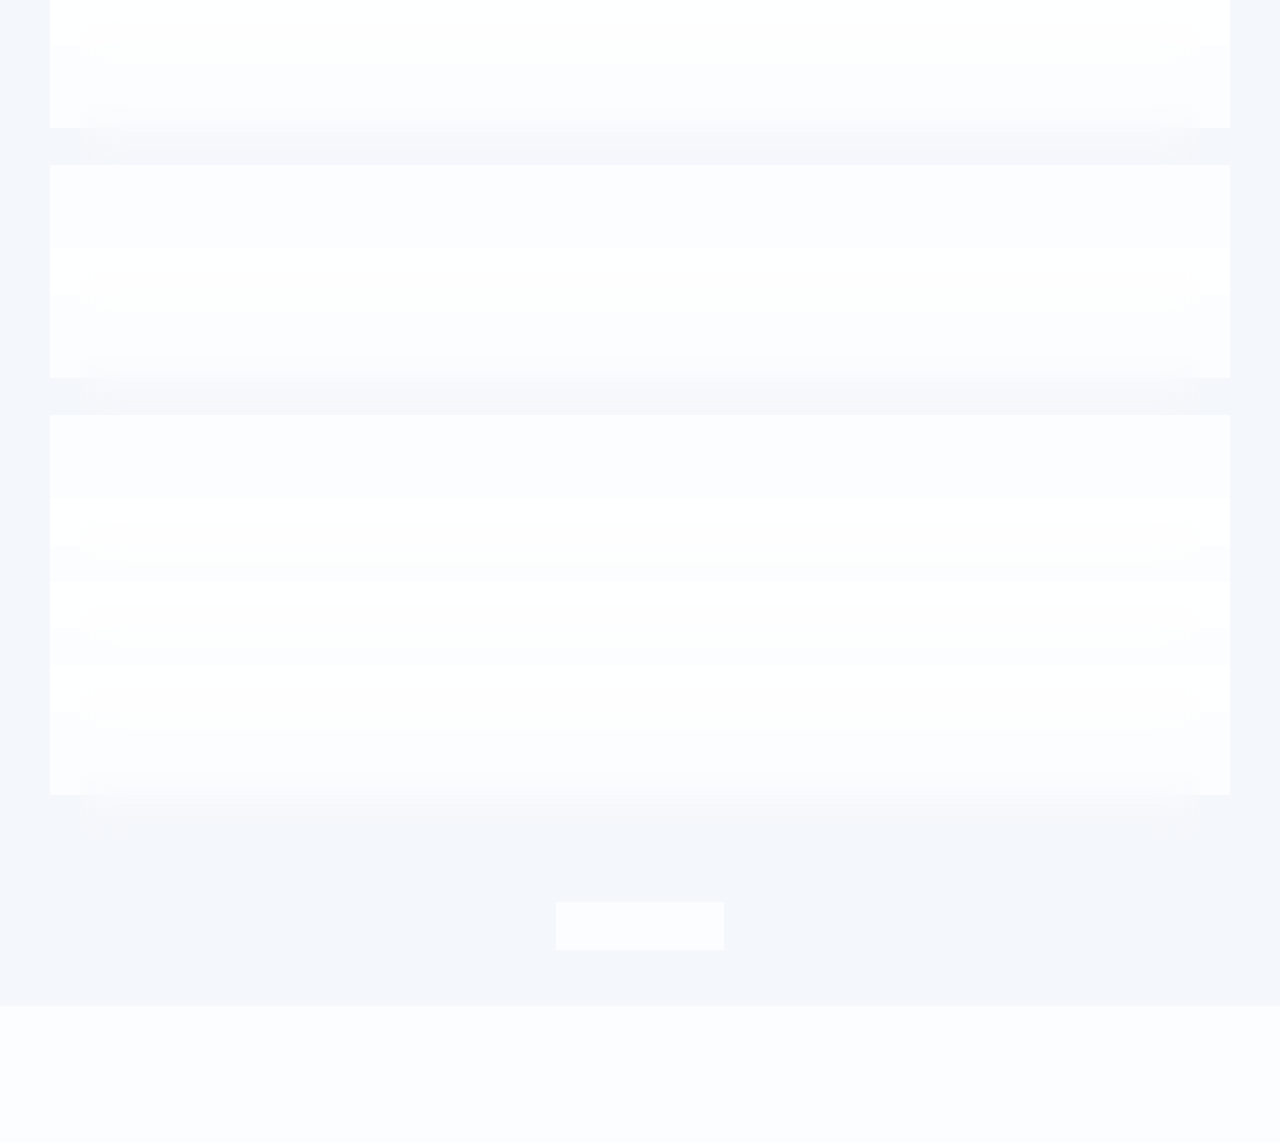
<file: changelog.html>
<!DOCTYPE html>
<html lang="zh-CN">
<head>
  <meta charset="UTF-8">
  <meta name="viewport" content="width=device-width, initial-scale=1.0">
  <title>更新日志 — DataNexa</title>
  <meta name="description" content="DataNexa 全部版本的更新日志：每个版本的新增功能、调整与改进、问题修复与升级须知。">
  <meta name="keywords" content="DataNexa, 更新日志, Changelog, Release Notes, 版本更新, 发布说明, MCP, 数据库">
  <meta name="author" content="Zachary Wu">
  <meta name="robots" content="index, follow, max-image-preview:large, max-snippet:-1">
  <meta name="color-scheme" content="light dark">
  <meta name="theme-color" content="#f4f7fb" media="(prefers-color-scheme: light)">
  <meta name="theme-color" content="#10151f" media="(prefers-color-scheme: dark)">
  <link rel="canonical" href="https://mingozacwu.github.io/datanexa-site/changelog.html">

  <!-- Open Graph -->
  <meta property="og:type" content="website">
  <meta property="og:site_name" content="DataNexa">
  <meta property="og:title" content="更新日志 — DataNexa">
  <meta property="og:description" content="DataNexa 全部版本的更新日志：每个版本的新增功能、调整与改进、问题修复与升级须知。">
  <meta property="og:url" content="https://mingozacwu.github.io/datanexa-site/changelog.html">
  <meta property="og:image" content="https://mingozacwu.github.io/datanexa-site/assets/logo.png">
  <meta property="og:image:alt" content="DataNexa — 本地只读数据库 MCP 网关">
  <meta property="og:image:width" content="512">
  <meta property="og:image:height" content="512">
  <meta property="og:locale" content="zh_CN">
  <meta property="og:locale:alternate" content="en_US">

  <!-- Twitter Card -->
  <meta name="twitter:card" content="summary">
  <meta name="twitter:title" content="更新日志 — DataNexa">
  <meta name="twitter:description" content="DataNexa 全部版本的更新日志：每个版本的新增功能、调整与改进、问题修复与升级须知。">
  <meta name="twitter:image" content="https://mingozacwu.github.io/datanexa-site/assets/logo.png">
  <meta name="twitter:image:alt" content="DataNexa — 本地只读数据库 MCP 网关">

  <!-- Icons & Manifest -->
  <link rel="icon" type="image/png" href="assets/icon.png">
  <link rel="apple-touch-icon" href="assets/icon.png">
  <link rel="manifest" href="manifest.webmanifest">

  <link rel="stylesheet" href="assets/style.css">
  <link rel="stylesheet" href="assets/changelog.css">
</head>
<body data-title-zh="更新日志 — DataNexa" data-title-en="Changelog — DataNexa">
  <div class="bg-orbit" aria-hidden="true">
    <div class="bg-grid"></div>
    <div class="bg-glow glow-a"></div>
    <div class="bg-glow glow-b"></div>
    <div class="bg-glow glow-c"></div>
  </div>

  <header class="nav" id="nav">
    <div class="nav-inner">
      <a class="nav-brand" href="index.html">
        <img src="assets/logo.png" alt="DataNexa Logo">
        <span>DataNexa</span>
      </a>
      <nav class="nav-links">
        <a href="index.html" data-i18n="nav.home">返回首页</a>
        <a href="#versions" data-i18n="changelog.nav.versions">版本列表</a>
        <a href="https://github.com/MingoZacwu/DataNexa/releases" target="_blank" rel="noopener" data-i18n="changelog.nav.releases">GitHub Releases</a>
        <a href="help.html" data-i18n="nav.help">帮助文档</a>
      </nav>
      <div class="nav-actions">
        <button class="icon-btn" id="langToggle" type="button" aria-label="Switch language" title="EN / 中">中</button>
        <button class="icon-btn" id="themeToggle" type="button" aria-label="Toggle theme">
          <svg class="icon-sun" viewBox="0 0 24 24" fill="none" stroke="currentColor" stroke-width="2" stroke-linecap="round"><circle cx="12" cy="12" r="4.2"/><path d="M12 2.5v2.2M12 19.3v2.2M2.5 12h2.2M19.3 12h2.2M5 5l1.6 1.6M17.4 17.4L19 19M19 5l-1.6 1.6M6.6 17.4L5 19"/></svg>
          <svg class="icon-moon" viewBox="0 0 24 24" fill="none" stroke="currentColor" stroke-width="2" stroke-linecap="round" stroke-linejoin="round"><path d="M20.4 14.5A8.5 8.5 0 0 1 9.5 3.6a8.5 8.5 0 1 0 10.9 10.9z"/></svg>
        </button>
        <a class="btn btn-ghost nav-github" href="https://github.com/MingoZacwu/DataNexa" target="_blank" rel="noopener">
          <svg viewBox="0 0 16 16" fill="currentColor" aria-hidden="true"><path d="M8 0C3.58 0 0 3.58 0 8c0 3.54 2.29 6.53 5.47 7.59.4.07.55-.17.55-.38 0-.19-.01-.82-.01-1.49-2.01.37-2.53-.49-2.69-.94-.09-.23-.48-.94-.82-1.13-.28-.15-.68-.52-.01-.53.63-.01 1.08.58 1.23.82.72 1.21 1.87.87 2.33.66.07-.52.28-.87.51-1.07-1.78-.2-3.64-.89-3.64-3.95 0-.87.31-1.59.82-2.15-.08-.2-.36-1.02.08-2.12 0 0 .67-.21 2.2.82.64-.18 1.32-.27 2-.27s1.36.09 2 .27c1.53-1.04 2.2-.82 2.2-.82.44 1.1.16 1.92.08 2.12.51.56.82 1.27.82 2.15 0 3.07-1.87 3.75-3.65 3.95.29.25.54.73.54 1.48 0 1.07-.01 1.93-.01 2.2 0 .21.15.46.55.38A8.01 8.01 0 0 0 16 8c0-4.42-3.58-8-8-8z"/></svg>
          GitHub
        </a>
        <button class="icon-btn nav-toggle" id="navToggle" type="button" aria-label="菜单 / Menu" aria-expanded="false" aria-controls="navDrawer">
          <svg class="icon-burger" viewBox="0 0 24 24" fill="none" stroke="currentColor" stroke-width="2" stroke-linecap="round"><path d="M4 7h16M4 12h16M4 17h16"/></svg>
          <svg class="icon-close" viewBox="0 0 24 24" fill="none" stroke="currentColor" stroke-width="2" stroke-linecap="round"><path d="M6 6l12 12M18 6L6 18"/></svg>
        </button>
      </div>
    </div>
    <div class="nav-drawer" id="navDrawer">
      <nav class="nav-drawer-inner">
        <a href="index.html" data-i18n="nav.home">返回首页</a>
        <a href="#versions" data-i18n="changelog.nav.versions">版本列表</a>
        <a href="https://github.com/MingoZacwu/DataNexa/releases" target="_blank" rel="noopener" data-i18n="changelog.nav.releases">GitHub Releases</a>
        <a class="drawer-github" href="https://github.com/MingoZacwu/DataNexa" target="_blank" rel="noopener">
          <svg viewBox="0 0 16 16" fill="currentColor" aria-hidden="true"><path d="M8 0C3.58 0 0 3.58 0 8c0 3.54 2.29 6.53 5.47 7.59.4.07.55-.17.55-.38 0-.19-.01-.82-.01-1.49-2.01.37-2.53-.49-2.69-.94-.09-.23-.48-.94-.82-1.13-.28-.15-.68-.52-.01-.53.63-.01 1.08.58 1.23.82.72 1.21 1.87.87 2.33.66.07-.52.28-.87.51-1.07-1.78-.2-3.64-.89-3.64-3.95 0-.87.31-1.59.82-2.15-.08-.2-.36-1.02.08-2.12 0 0 .67-.21 2.2.82.64-.18 1.32-.27 2-.27s1.36.09 2 .27c1.53-1.04 2.2-.82 2.2-.82.44 1.1.16 1.92.08 2.12.51.56.82 1.27.82 2.15 0 3.07-1.87 3.75-3.65 3.95.29.25.54.73.54 1.48 0 1.07-.01 1.93-.01 2.2 0 .21.15.46.55.38A8.01 8.01 0 0 0 16 8c0-4.42-3.58-8-8-8z"/></svg>
          GitHub
        </a>
      </nav>
    </div>
  </header>

  <main id="top">
    <!-- ============ PAGE HEAD ============ -->
    <section class="page-head">
      <div class="container">
        <h1 class="page-title reveal d1" data-i18n="changelog.title">更新日志</h1>
        <p class="page-sub reveal d2" data-i18n="changelog.sub">DataNexa 持续更新，不断打磨更好的使用体验。</p>
      </div>
    </section>

    <!-- ============ LATEST RELEASE SUMMARY（脚本填入） ============ -->
    <section class="cl-latest-wrap" id="latest" hidden>
      <div class="container">
        <div class="cl-latest" id="clLatest"></div>
      </div>
    </section>

    <!-- ============ VERSIONS ============ -->
    <section class="section-pad" id="versions">
      <div class="container">
        <div class="cl-toolbar">
          <label class="cl-search">
            <svg viewBox="0 0 24 24" fill="none" stroke="currentColor" stroke-width="2" stroke-linecap="round" aria-hidden="true"><circle cx="11" cy="11" r="6.5"/><path d="M16 16l4.5 4.5"/></svg>
            <input type="search" id="clSearch" data-i18n-attr="placeholder:changelog.search;aria-label:changelog.search" placeholder="搜索版本号或关键词" aria-label="搜索版本号或关键词" autocomplete="off" spellcheck="false">
          </label>
          <div class="cl-toolbar-side">
            <label class="cl-switch">
              <input type="checkbox" id="clPrerelease" checked>
              <span class="cl-switch-track" aria-hidden="true"><span class="cl-switch-knob"></span></span>
              <span data-i18n="changelog.filter.prerelease">包含预发布版本</span>
            </label>
          </div>
        </div>

        <p class="cl-status" id="clStatus" data-i18n="changelog.status.loading">正在加载版本记录……</p>

        <div class="cl-list" id="clList"></div>

        <noscript>
          <p class="cl-status" data-i18n="changelog.noscript">更新日志需要启用 JavaScript 才能显示。你也可以直接查看 GitHub Releases 上的发布说明。</p>
        </noscript>
      </div>
    </section>

    <!-- ============ BACK ============ -->
    <section class="credits-back">
      <div class="container reveal">
        <a class="btn btn-ghost" href="index.html">
          <svg viewBox="0 0 24 24" fill="none" stroke="currentColor" stroke-width="2" stroke-linecap="round" stroke-linejoin="round"><path d="M19 12H5M12 19l-7-7 7-7"/></svg>
          <span data-i18n="credits.back">返回首页</span>
        </a>
      </div>
    </section>
  </main>

  <footer class="footer">
    <div class="container footer-inner">
      <div class="footer-top">
        <div class="footer-brand">
          <img src="assets/logo.png" alt="DataNexa">
          <div>
            <strong>DataNexa</strong>
            <span data-i18n="footer.tag">MCP Database Gateway</span>
          </div>
        </div>
        <div class="footer-links">
          <a href="https://github.com/MingoZacwu/DataNexa" target="_blank" rel="noopener">GitHub</a>
          <a href="https://github.com/MingoZacwu/DataNexa/releases" target="_blank" rel="noopener">Releases</a>
          <a href="https://github.com/MingoZacwu/DataNexa/blob/main/LICENSE" target="_blank" rel="noopener">MIT License</a>
          <a href="help.html" data-i18n="nav.help">帮助文档</a>
          <a href="changelog.html" data-i18n="footer.changelog" aria-current="page">更新日志</a>
          <a href="credits.html" data-i18n="footer.friends">友链与致谢</a>
        </div>
      </div>
      <div class="footer-bottom">
        <span data-i18n="footer.copy1">Copyright © 2026 Zachary Wu All Rights Reserved.</span>
        <span data-i18n="footer.copy2">MySQL、PostgreSQL、SQLite 及其他名称和商标归其各自权利人所有</span>
      </div>
    </div>
  </footer>

  <script src="assets/main.js"></script>
  <script src="assets/changelog.js"></script>
</body>
</html>
</file>
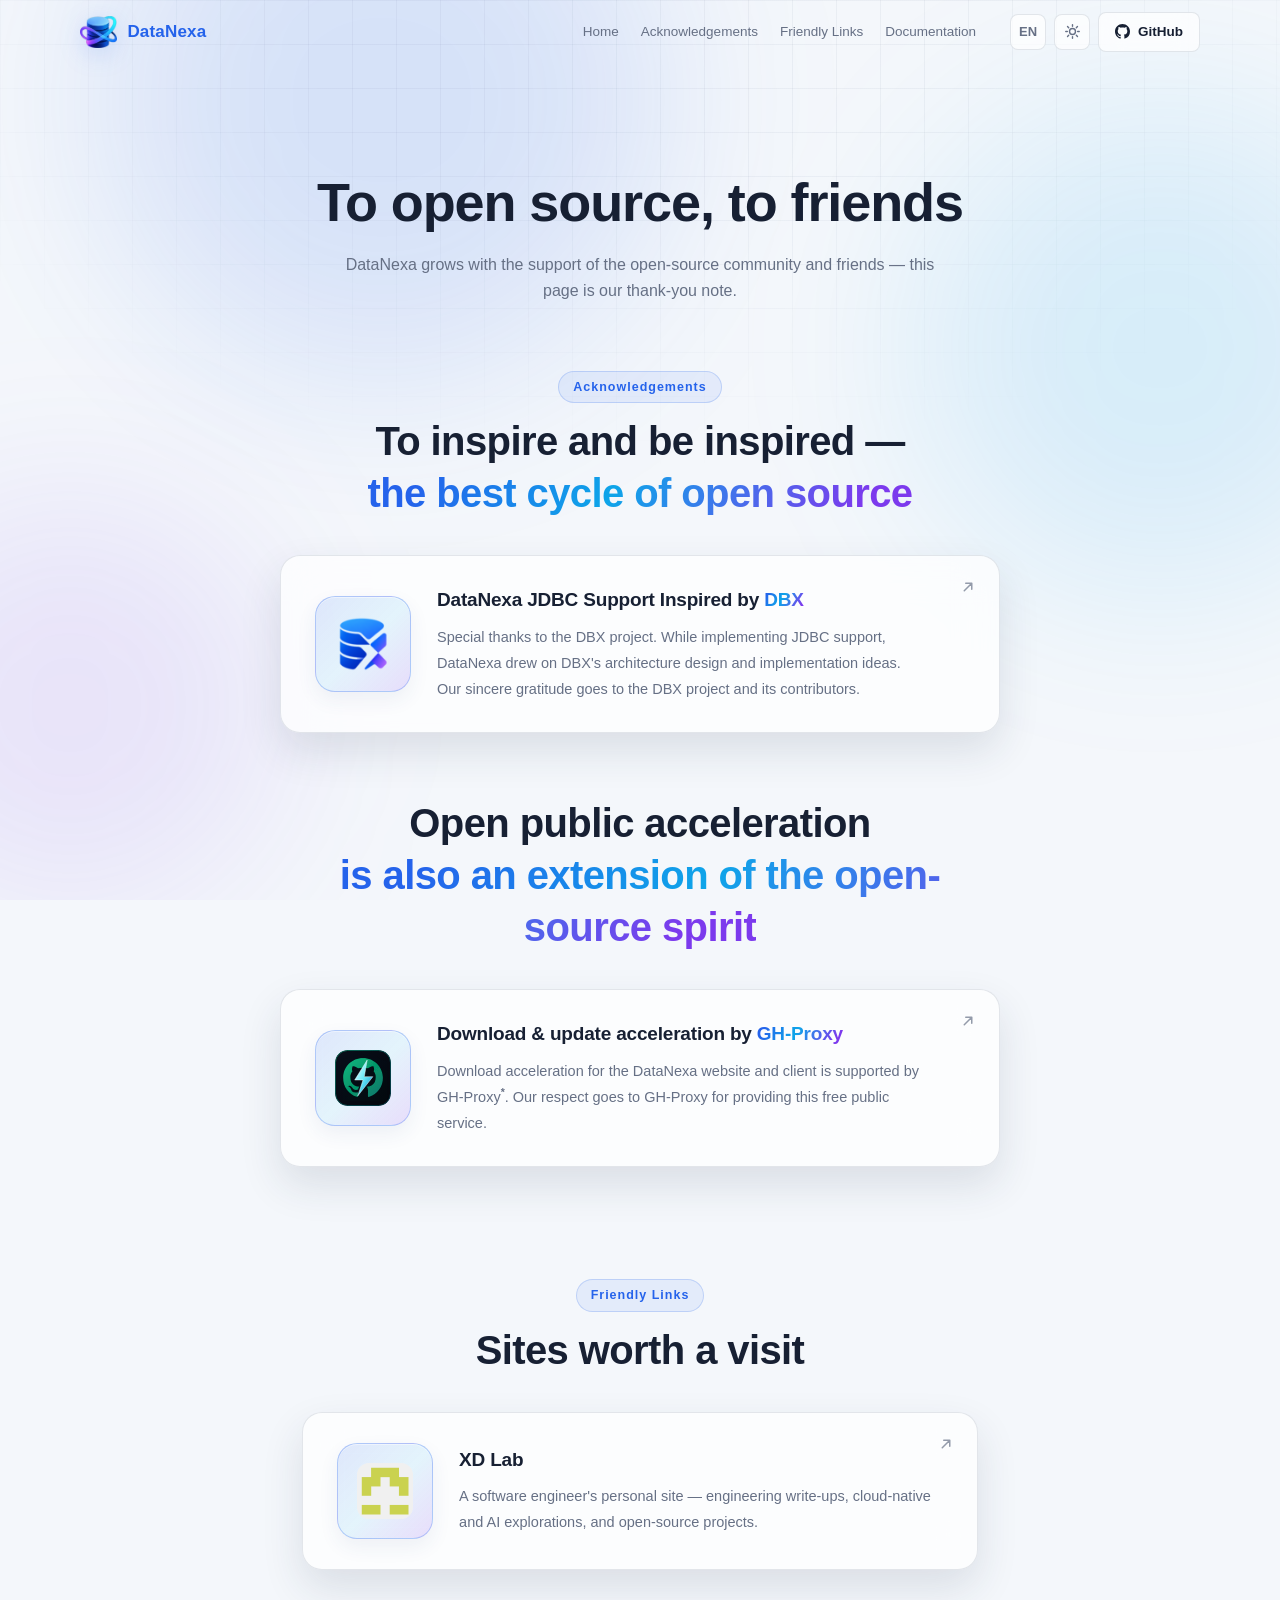
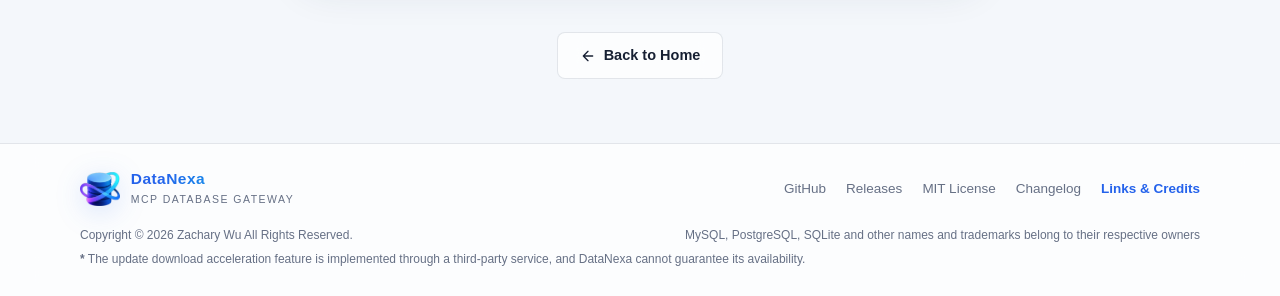
<file: credits.html>
<!DOCTYPE html>
<html lang="zh-CN">
<head>
  <meta charset="UTF-8">
  <meta name="viewport" content="width=device-width, initial-scale=1.0">
  <title>友情链接与致谢 — DataNexa</title>
  <meta name="description" content="DataNexa 的友情链接与鸣谢：特别感谢 DBX 项目 —— DataNexa 在实现 JDBC 支持的过程中参考了 DBX 的架构设计与实现思路；以及值得一访的朋友们。">
  <meta name="author" content="Zachary Wu">
  <meta name="robots" content="noindex, nofollow">
  <meta name="color-scheme" content="light dark">
  <meta name="theme-color" content="#f4f7fb" media="(prefers-color-scheme: light)">
  <meta name="theme-color" content="#10151f" media="(prefers-color-scheme: dark)">
  <link rel="canonical" href="https://mingozacwu.github.io/datanexa-site/credits.html">

  <!-- Open Graph -->
  <meta property="og:type" content="website">
  <meta property="og:site_name" content="DataNexa">
  <meta property="og:title" content="友情链接与致谢 — DataNexa">
  <meta property="og:description" content="特别感谢 DBX 项目 —— DataNexa 在实现 JDBC 支持的过程中参考了 DBX 的架构设计与实现思路；以及值得一访的朋友们。">
  <meta property="og:url" content="https://mingozacwu.github.io/datanexa-site/credits.html">
  <meta property="og:image" content="https://mingozacwu.github.io/datanexa-site/assets/logo.png">
  <meta property="og:image:alt" content="DataNexa — 本地只读数据库 MCP 网关">
  <meta property="og:image:width" content="512">
  <meta property="og:image:height" content="512">
  <meta property="og:locale" content="zh_CN">

  <!-- Twitter Card -->
  <meta name="twitter:card" content="summary">
  <meta name="twitter:title" content="友情链接与致谢 — DataNexa">
  <meta name="twitter:description" content="特别感谢 DBX 项目 —— DataNexa 在实现 JDBC 支持的过程中参考了 DBX 的架构设计与实现思路；以及值得一访的朋友们。">
  <meta name="twitter:image" content="https://mingozacwu.github.io/datanexa-site/assets/logo.png">
  <meta name="twitter:image:alt" content="DataNexa — 本地只读数据库 MCP 网关">

  <!-- Icons & Manifest -->
  <link rel="icon" type="image/png" href="assets/icon.png">
  <link rel="apple-touch-icon" href="assets/icon.png">
  <link rel="manifest" href="manifest.webmanifest">

  <link rel="stylesheet" href="assets/style.css">
</head>
<body data-title-zh="友情链接与致谢 — DataNexa" data-title-en="Links &amp; Credits — DataNexa">
  <div class="bg-orbit" aria-hidden="true">
    <div class="bg-grid"></div>
    <div class="bg-glow glow-a"></div>
    <div class="bg-glow glow-b"></div>
    <div class="bg-glow glow-c"></div>
  </div>

  <header class="nav" id="nav">
    <div class="nav-inner">
      <a class="nav-brand" href="index.html">
        <img src="assets/logo.png" alt="DataNexa Logo">
        <span>DataNexa</span>
      </a>
      <nav class="nav-links">
        <a href="index.html" data-i18n="nav.home">返回首页</a>
        <a href="#ack" data-i18n="credits.nav.ack">致谢</a>
        <a href="#links" data-i18n="credits.nav.links">友情链接</a>
        <a href="help.html" data-i18n="nav.help">帮助文档</a>
      </nav>
      <div class="nav-actions">
        <button class="icon-btn" id="langToggle" type="button" aria-label="Switch language" title="EN / 中">中</button>
        <button class="icon-btn" id="themeToggle" type="button" aria-label="Toggle theme">
          <svg class="icon-sun" viewBox="0 0 24 24" fill="none" stroke="currentColor" stroke-width="2" stroke-linecap="round"><circle cx="12" cy="12" r="4.2"/><path d="M12 2.5v2.2M12 19.3v2.2M2.5 12h2.2M19.3 12h2.2M5 5l1.6 1.6M17.4 17.4L19 19M19 5l-1.6 1.6M6.6 17.4L5 19"/></svg>
          <svg class="icon-moon" viewBox="0 0 24 24" fill="none" stroke="currentColor" stroke-width="2" stroke-linecap="round" stroke-linejoin="round"><path d="M20.4 14.5A8.5 8.5 0 0 1 9.5 3.6a8.5 8.5 0 1 0 10.9 10.9z"/></svg>
        </button>
        <a class="btn btn-ghost nav-github" href="https://github.com/MingoZacwu/DataNexa" target="_blank" rel="noopener">
          <svg viewBox="0 0 16 16" fill="currentColor" aria-hidden="true"><path d="M8 0C3.58 0 0 3.58 0 8c0 3.54 2.29 6.53 5.47 7.59.4.07.55-.17.55-.38 0-.19-.01-.82-.01-1.49-2.01.37-2.53-.49-2.69-.94-.09-.23-.48-.94-.82-1.13-.28-.15-.68-.52-.01-.53.63-.01 1.08.58 1.23.82.72 1.21 1.87.87 2.33.66.07-.52.28-.87.51-1.07-1.78-.2-3.64-.89-3.64-3.95 0-.87.31-1.59.82-2.15-.08-.2-.36-1.02.08-2.12 0 0 .67-.21 2.2.82.64-.18 1.32-.27 2-.27s1.36.09 2 .27c1.53-1.04 2.2-.82 2.2-.82.44 1.1.16 1.92.08 2.12.51.56.82 1.27.82 2.15 0 3.07-1.87 3.75-3.65 3.95.29.25.54.73.54 1.48 0 1.07-.01 1.93-.01 2.2 0 .21.15.46.55.38A8.01 8.01 0 0 0 16 8c0-4.42-3.58-8-8-8z"/></svg>
          GitHub
        </a>
        <button class="icon-btn nav-toggle" id="navToggle" type="button" aria-label="菜单 / Menu" aria-expanded="false" aria-controls="navDrawer">
          <svg class="icon-burger" viewBox="0 0 24 24" fill="none" stroke="currentColor" stroke-width="2" stroke-linecap="round"><path d="M4 7h16M4 12h16M4 17h16"/></svg>
          <svg class="icon-close" viewBox="0 0 24 24" fill="none" stroke="currentColor" stroke-width="2" stroke-linecap="round"><path d="M6 6l12 12M18 6L6 18"/></svg>
        </button>
      </div>
    </div>
    <div class="nav-drawer" id="navDrawer">
      <nav class="nav-drawer-inner">
        <a href="index.html" data-i18n="nav.home">返回首页</a>
        <a href="#ack" data-i18n="credits.nav.ack">致谢</a>
        <a href="#links" data-i18n="credits.nav.links">友情链接</a>
        <a class="drawer-github" href="https://github.com/MingoZacwu/DataNexa" target="_blank" rel="noopener">
          <svg viewBox="0 0 16 16" fill="currentColor" aria-hidden="true"><path d="M8 0C3.58 0 0 3.58 0 8c0 3.54 2.29 6.53 5.47 7.59.4.07.55-.17.55-.38 0-.19-.01-.82-.01-1.49-2.01.37-2.53-.49-2.69-.94-.09-.23-.48-.94-.82-1.13-.28-.15-.68-.52-.01-.53.63-.01 1.08.58 1.23.82.72 1.21 1.87.87 2.33.66.07-.52.28-.87.51-1.07-1.78-.2-3.64-.89-3.64-3.95 0-.87.31-1.59.82-2.15-.08-.2-.36-1.02.08-2.12 0 0 .67-.21 2.2.82.64-.18 1.32-.27 2-.27s1.36.09 2 .27c1.53-1.04 2.2-.82 2.2-.82.44 1.1.16 1.92.08 2.12.51.56.82 1.27.82 2.15 0 3.07-1.87 3.75-3.65 3.95.29.25.54.73.54 1.48 0 1.07-.01 1.93-.01 2.2 0 .21.15.46.55.38A8.01 8.01 0 0 0 16 8c0-4.42-3.58-8-8-8z"/></svg>
          GitHub
        </a>
      </nav>
    </div>
  </header>

  <main id="top">
    <!-- ============ PAGE HEAD ============ -->
    <section class="page-head">
      <div class="container">
        <h1 class="page-title reveal d1" data-i18n="credits.title">致开源，致朋友</h1>
        <p class="page-sub reveal d2" data-i18n="credits.sub">DataNexa 的成长，离不开开源社区与朋友们的支持——在这里向他们致谢。</p>
      </div>
    </section>

    <!-- ============ ACKNOWLEDGEMENTS ============ -->
    <section class="section-pad" id="ack">
      <div class="container">
        <div class="section-head reveal">
          <span class="section-tag" data-i18n="credits.ack.tag">致谢</span>
          <h2 data-i18n="credits.ack.title">启发与被启发<br><span class="grad-text">是开源社区最好的循环</span></h2>
        </div>
        <a class="ack-card reveal" href="https://github.com/t8y2/dbx" target="_blank" rel="noopener">
          <svg class="friend-arrow" viewBox="0 0 24 24" fill="none" stroke="currentColor" stroke-width="2" stroke-linecap="round" stroke-linejoin="round" aria-hidden="true"><path d="M7 17L17 7M9 7h8v8"/></svg>
          <div class="link-badge" aria-hidden="true">
            <img src="assets/dbx-logo.png" alt="" loading="lazy">
          </div>
          <div class="ack-body">
            <h3 class="ack-title">DataNexa JDBC Support Inspired by <span class="grad-text">DBX</span></h3>
            <p class="ack-desc" data-i18n="credits.ack.desc">特别感谢 DBX 项目。DataNexa 在实现 JDBC 支持的过程中，参考了 DBX 的架构设计与实现思路。在此向 DBX 项目及其贡献者表示诚挚感谢。</p>
          </div>
        </a>

        <div class="section-head ack-service-head reveal">
          <h2 data-i18n="credits.service.title">开放的公共加速<br><span class="grad-text">亦是开源精神的延伸</span></h2>
        </div>
        <a class="ack-card reveal" href="https://gh-proxy.com/" target="_blank" rel="noopener">
          <svg class="friend-arrow" viewBox="0 0 24 24" fill="none" stroke="currentColor" stroke-width="2" stroke-linecap="round" stroke-linejoin="round" aria-hidden="true"><path d="M7 17L17 7M9 7h8v8"/></svg>
          <div class="link-badge" aria-hidden="true">
            <img src="assets/gh-proxy-logo.svg" alt="" loading="lazy">
          </div>
          <div class="ack-body">
            <h3 class="ack-title" data-i18n="credits.ack.ghproxy.title">下载与更新加速由 <span class="grad-text">GH-Proxy</span> 提供</h3>
            <p class="ack-desc" data-i18n="credits.ack.ghproxy.desc">DataNexa 官网与客户端的下载加速功能，由 GH-Proxy 提供支持<sup class="footnote-mark" aria-hidden="true">*</sup>。在此向 GH-Proxy 提供的免费公共服务致以敬意。</p>
          </div>
        </a>
      </div>
    </section>

    <!-- ============ FRIENDLY LINKS ============ -->
    <section class="section-pad" id="links">
      <div class="container">
        <div class="section-head reveal">
          <span class="section-tag" data-i18n="credits.links.tag">友情链接</span>
          <h2 data-i18n="credits.links.title">值得一访的站点</h2>
        </div>
        <div class="friend-list">
          <a class="friend-card reveal" href="https://lixiangdong122333.github.io/" target="_blank" rel="noopener">
            <svg class="friend-arrow" viewBox="0 0 24 24" fill="none" stroke="currentColor" stroke-width="2" stroke-linecap="round" stroke-linejoin="round" aria-hidden="true"><path d="M7 17L17 7M9 7h8v8"/></svg>
            <div class="link-badge" aria-hidden="true">
              <img src="assets/xd-lab-logo.png" alt="" loading="lazy">
            </div>
            <div class="friend-body">
              <h3 data-i18n="credits.friend.xd.name">相东实验室</h3>
              <p data-i18n="credits.friend.xd.desc">一位软件工程师的个人站点：工程实践复盘、云原生与 AI 探索，以及开源项目。</p>
            </div>
          </a>
        </div>
      </div>
    </section>

    <!-- ============ BACK ============ -->
    <section class="credits-back">
      <div class="container reveal">
        <a class="btn btn-ghost" href="index.html">
          <svg viewBox="0 0 24 24" fill="none" stroke="currentColor" stroke-width="2" stroke-linecap="round" stroke-linejoin="round"><path d="M19 12H5M12 19l-7-7 7-7"/></svg>
          <span data-i18n="credits.back">返回首页</span>
        </a>
      </div>
    </section>
  </main>

  <footer class="footer">
    <div class="container footer-inner">
      <div class="footer-top">
        <div class="footer-brand">
          <img src="assets/logo.png" alt="DataNexa">
          <div>
            <strong>DataNexa</strong>
            <span data-i18n="footer.tag">MCP Database Gateway</span>
          </div>
        </div>
        <div class="footer-links">
          <a href="https://github.com/MingoZacwu/DataNexa" target="_blank" rel="noopener">GitHub</a>
          <a href="https://github.com/MingoZacwu/DataNexa/releases" target="_blank" rel="noopener">Releases</a>
          <a href="https://github.com/MingoZacwu/DataNexa/blob/main/LICENSE" target="_blank" rel="noopener">MIT License</a>
          <a href="changelog.html" data-i18n="footer.changelog">更新日志</a>
          <a href="credits.html" data-i18n="footer.friends" aria-current="page">友链与致谢</a>
        </div>
      </div>
      <div class="footer-bottom">
        <span data-i18n="footer.copy1">Copyright © 2026 Zachary Wu All Rights Reserved.</span>
        <span data-i18n="footer.copy2">MySQL、PostgreSQL、SQLite 及其他名称和商标归其各自权利人所有</span>
        <span class="footer-note"><span class="footnote-mark" aria-hidden="true">*</span> <span data-i18n="credits.proxyDisclaimer">更新下载加速功能通过第三方服务实现，DataNexa 无法对第三方服务的可用性做出保证。</span></span>
      </div>
    </div>
  </footer>

  <script src="assets/main.js"></script>
</body>
</html>
</file>
<file: assets/style.css>
/* ============================================================
   DataNexa Official Site — glass / blue identity
   ============================================================ */

:root {
  color-scheme: light;
  --bg: #f4f7fb;
  --surface: rgba(255, 255, 255, 0.72);
  --surface-strong: rgba(255, 255, 255, 0.94);
  --ink: #172033;
  --muted: #667085;
  --line: rgba(105, 120, 145, 0.18);
  --blue: #2563eb;
  --blue-2: #0ea5e9;
  --green: #16a064;
  --red: #e5484d;
  --shadow: 0 18px 42px rgba(32, 48, 78, 0.12);
  --soft-shadow: 0 8px 20px rgba(41, 71, 121, 0.07);
  --glow-a: rgba(37, 99, 235, 0.14);
  --glow-b: rgba(14, 165, 233, 0.12);
  --glow-c: rgba(124, 58, 237, 0.10);
  --grid-line: rgba(105, 120, 145, 0.07);
}

:root.dark {
  color-scheme: dark;
  --bg: #10151f;
  --surface: rgba(23, 31, 44, 0.72);
  --surface-strong: rgba(31, 41, 55, 0.94);
  --ink: #eef2f7;
  --muted: #9aa6b8;
  --line: rgba(146, 160, 182, 0.18);
  --blue: #60a5fa;
  --blue-2: #8bb7ff;
  --green: #4ade80;
  --red: #fb7185;
  --shadow: 0 24px 70px rgba(0, 0, 0, 0.30);
  --soft-shadow: 0 14px 38px rgba(0, 0, 0, 0.20);
  --glow-a: rgba(96, 165, 250, 0.16);
  --glow-b: rgba(56, 189, 248, 0.12);
  --glow-c: rgba(167, 139, 250, 0.12);
  --grid-line: rgba(146, 160, 182, 0.06);
}

* { box-sizing: border-box; margin: 0; padding: 0; }

html { scroll-behavior: smooth; overflow-x: clip; }

body {
  font-family: "Segoe UI Variable", "Aptos", "Microsoft YaHei UI", "PingFang SC", "Noto Sans CJK SC", sans-serif;
  color: var(--ink);
  background: var(--bg);
  line-height: 1.65;
  overflow-x: clip;
  transition: background 0.35s ease, color 0.35s ease;
}

code, pre {
  font-family: "Cascadia Code", "JetBrains Mono", "SFMono-Regular", Consolas, monospace;
}

img { max-width: 100%; display: block; }
a { color: inherit; text-decoration: none; }
ul { list-style: none; }

.container { width: min(1120px, calc(100% - 48px)); margin-inline: auto; }
.section-pad { padding: 56px 0; position: relative; }
.section-pad[id] { scroll-margin-top: 80px; }

/* ---------- Background atmosphere ---------- */
.bg-orbit { position: fixed; inset: 0; z-index: -1; overflow: hidden; }

.bg-grid {
  position: absolute; inset: 0;
  background-image:
    linear-gradient(var(--grid-line) 1px, transparent 1px),
    linear-gradient(90deg, var(--grid-line) 1px, transparent 1px);
  background-size: 44px 44px;
  mask-image: radial-gradient(ellipse 90% 70% at 50% 0%, #000 30%, transparent 75%);
  -webkit-mask-image: radial-gradient(ellipse 90% 70% at 50% 0%, #000 30%, transparent 75%);
}

.bg-glow { position: absolute; border-radius: 50%; filter: blur(90px); }
.glow-a { width: 560px; height: 560px; top: -180px; left: 8%; background: var(--glow-a); }
.glow-b { width: 480px; height: 480px; top: 12%; right: -120px; background: var(--glow-b); }
.glow-c { width: 420px; height: 420px; top: 55%; left: -140px; background: var(--glow-c); }

/* ---------- Nav ---------- */
.nav {
  position: fixed; top: 0; left: 0; right: 0; z-index: 50;
  transition: background 0.3s ease, box-shadow 0.3s ease, border-color 0.3s ease;
  border-bottom: 1px solid transparent;
}

.nav.scrolled {
  background: var(--surface);
  backdrop-filter: blur(20px);
  -webkit-backdrop-filter: blur(20px);
  border-bottom-color: var(--line);
  box-shadow: var(--soft-shadow);
}

.nav-inner {
  width: min(1120px, calc(100% - 48px));
  margin-inline: auto;
  height: 64px;
  display: flex; align-items: center; gap: 24px;
  min-width: 0;
}

.nav-brand { display: flex; align-items: center; gap: 10px; flex: 0 0 auto; white-space: nowrap; font-weight: 700; font-size: 17px; }
.nav-brand img { height: 32px; width: auto; filter: drop-shadow(0 6px 12px rgba(37, 99, 235, 0.18)); }
.nav-brand span { color: var(--blue); letter-spacing: 0.01em; }
:root.dark .nav-brand span { color: #93c5fd; }

/* 顶栏链接永不折行：空间不足时由 JS 或媒体查询切入紧凑模式，
   而不是让文字换行。链接保留自然宽度，同时允许导航区参与空间分配。 */
.nav-links { display: flex; flex: 0 0 auto; min-width: max-content; gap: 2px; margin-left: auto; }
.nav-links a {
  padding: 7px 10px; border-radius: 8px;
  font-size: 13.5px; color: var(--muted); white-space: nowrap;
  transition: color 0.2s, background 0.2s;
}
.nav-links a:hover { color: var(--ink); background: rgba(102, 112, 133, 0.10); }

.nav-actions { display: flex; align-items: center; flex: 0 0 auto; gap: 8px; }

/* ---------- Nav compact mode（放不下时收进抽屉） ---------- */
.nav-toggle { display: none; }
.nav-toggle .icon-close { display: none; }
.nav.open .nav-toggle .icon-burger { display: none; }
.nav.open .nav-toggle .icon-close { display: block; }

.nav-compact .nav-links { display: none; }
.nav-compact .nav-github { display: none; }
.nav-compact .nav-toggle { display: inline-grid; }
.nav-compact .nav-actions { margin-left: auto; }
/* 桌面端必须隐藏汉堡按钮。注意不能只依赖上面的 .nav-toggle { display: none }：
   按钮同时带 .icon-btn，而 .icon-btn 也声明了 display: inline-grid，
   两者特异性相同且 .icon-btn 位于文件更靠后处，会覆盖前者；
   故此处用 .nav:not(.nav-compact) 提高特异性，与下面抽屉的规则对称 */
.nav:not(.nav-compact) .nav-toggle { display: none; }
.nav:not(.nav-compact) .nav-drawer { display: none; }

.nav.open {
  background: var(--surface);
  backdrop-filter: blur(20px);
  -webkit-backdrop-filter: blur(20px);
}

.nav-drawer {
  display: none;
  overflow: hidden;
  max-height: 0;
  visibility: hidden;
  border-top: 1px solid transparent;
  background: var(--surface);
  backdrop-filter: blur(20px);
  -webkit-backdrop-filter: blur(20px);
  transition: max-height 0.35s ease, border-color 0.3s ease, box-shadow 0.3s ease, visibility 0s linear 0.35s;
}
.nav-compact .nav-drawer { display: block; }
.nav.open .nav-drawer {
  max-height: min(520px, calc(100vh - 64px));
  max-height: min(520px, calc(100dvh - 64px));
  border-top-color: var(--line);
  box-shadow: var(--soft-shadow);
  visibility: visible;
  transition-delay: 0s;
  overflow-y: auto;
}

.nav-drawer-inner {
  width: min(1120px, calc(100% - 48px));
  margin-inline: auto;
  padding: 12px 0 20px;
  display: grid;
  gap: 3px;
}
.nav-drawer a {
  display: flex; align-items: center; gap: 10px;
  padding: 12px 16px; border-radius: 10px;
  font-size: 15px; font-weight: 500; color: var(--muted);
  opacity: 0; transform: translateY(-6px);
  transition: opacity 0.25s ease, transform 0.25s ease, color 0.2s, background 0.2s;
}
.nav-drawer a svg { width: 16px; height: 16px; opacity: 0.75; flex: none; }
.nav-drawer a:hover { color: var(--ink); background: rgba(102, 112, 133, 0.10); }
.nav.open .nav-drawer a { opacity: 1; transform: none; }
.nav.open .nav-drawer a:nth-child(2) { transition-delay: 0.04s; }
.nav.open .nav-drawer a:nth-child(3) { transition-delay: 0.08s; }
.nav.open .nav-drawer a:nth-child(4) { transition-delay: 0.12s; }
.nav.open .nav-drawer a:nth-child(5) { transition-delay: 0.16s; }
.nav.open .nav-drawer a:nth-child(6) { transition-delay: 0.20s; }
.nav.open .nav-drawer a:nth-child(7) { transition-delay: 0.24s; }
.nav.open .nav-drawer a:nth-child(8) { transition-delay: 0.28s; }
.nav.open .nav-drawer a:nth-child(9) { transition-delay: 0.32s; }
.drawer-github { margin-top: 8px; color: var(--ink); }

@media (max-width: 1080px) {
  .nav-inner { width: min(1120px, calc(100% - 32px)); }
  .nav.nav-js .nav-links, .nav.nav-js .nav-github { display: none; }
  .nav.nav-js .nav-toggle { display: inline-grid; }
  .nav.nav-js .nav-actions { margin-left: auto; }
  .nav.nav-js .nav-drawer { display: block; }
}

.icon-btn {
  width: 36px; height: 36px;
  display: inline-grid; place-items: center;
  border: 1px solid var(--line); border-radius: 8px;
  background: var(--surface); color: var(--muted);
  font-size: 13px; font-weight: 600; cursor: pointer;
  transition: color 0.2s, border-color 0.2s, transform 0.2s;
}
.icon-btn:hover { color: var(--ink); border-color: var(--blue); transform: translateY(-1px); }
.icon-btn svg { width: 17px; height: 17px; }
:root:not(.dark) .icon-moon { display: none; }
:root.dark .icon-sun { display: none; }

/* ---------- Buttons ---------- */
.btn {
  display: inline-flex; align-items: center; gap: 8px;
  padding: 11px 22px; border-radius: 8px;
  font-size: 14.5px; font-weight: 600; border: 1px solid transparent;
  cursor: pointer; transition: transform 0.2s, box-shadow 0.2s, background 0.2s, border-color 0.2s;
}
.btn svg { width: 16px; height: 16px; }

.btn-primary {
  color: #fff;
  background: linear-gradient(135deg, #2563eb, #0ea5e9);
  border: none;
  padding: 12px 23px;
  box-shadow: 0 10px 26px rgba(37, 99, 235, 0.32);
}
.btn-primary:hover { transform: translateY(-2px); box-shadow: 0 14px 32px rgba(37, 99, 235, 0.40); }

.btn-ghost {
  color: var(--ink); background: var(--surface);
  border-color: var(--line);
  backdrop-filter: blur(12px);
  -webkit-backdrop-filter: blur(12px);
}
.btn-ghost:hover { transform: translateY(-2px); border-color: var(--blue); box-shadow: var(--soft-shadow); }

.nav-github { padding: 8px 16px; font-size: 13.5px; }
.nav-github svg { width: 15px; height: 15px; }

/* ---------- Hero ---------- */
.hero {
  min-height: 78vh;
  display: flex; align-items: center; justify-content: center;
  text-align: center;
  padding: 110px 24px 56px;
  position: relative;
  overflow: hidden;
}

.hero-content { max-width: 860px; position: relative; z-index: 1; }

.hero-rings { position: absolute; inset: 0; display: grid; place-items: center; pointer-events: none; }
.ring {
  position: absolute; border-radius: 50%;
  border: 1px dashed var(--line);
  animation: ring-spin 40s linear infinite;
}
.ring-1 { width: 520px; height: 520px; }
.ring-2 { width: 720px; height: 720px; animation-duration: 60s; animation-direction: reverse; border-style: solid; opacity: 0.6; }
.ring-3 { width: 940px; height: 940px; animation-duration: 90s; opacity: 0.4; }
.ring::after {
  content: ""; position: absolute; top: -4px; left: 50%;
  width: 8px; height: 8px; border-radius: 50%;
  background: linear-gradient(135deg, #2563eb, #0ea5e9);
  box-shadow: 0 0 14px rgba(14, 165, 233, 0.8);
}
@keyframes ring-spin { to { transform: rotate(360deg); } }

.hero-badge {
  display: inline-flex; align-items: center; gap: 9px;
  padding: 7px 16px; border-radius: 999px;
  background: var(--surface); border: 1px solid var(--line);
  backdrop-filter: blur(12px); -webkit-backdrop-filter: blur(12px);
  font-size: 13.5px; color: var(--muted);
  box-shadow: var(--soft-shadow);
}

.pulse-dot {
  width: 8px; height: 8px; border-radius: 50%;
  background: var(--green);
  box-shadow: 0 0 0 0 rgba(22, 160, 100, 0.5);
  animation: pulse 2.2s ease-out infinite;
}
@keyframes pulse {
  0% { box-shadow: 0 0 0 0 rgba(22, 160, 100, 0.45); }
  70% { box-shadow: 0 0 0 9px rgba(22, 160, 100, 0); }
  100% { box-shadow: 0 0 0 0 rgba(22, 160, 100, 0); }
}

.hero-title {
  margin-top: 20px;
  font-size: clamp(40px, 6.4vw, 68px);
  line-height: 1.2; font-weight: 760;
  letter-spacing: -0.02em;
}

.grad-text {
  background: linear-gradient(120deg, #2563eb 10%, #0ea5e9 45%, #7c3aed 90%);
  -webkit-background-clip: text; background-clip: text;
  -webkit-text-fill-color: transparent; color: transparent;
}
:root.dark .grad-text {
  background: linear-gradient(120deg, #93c5fd 10%, #38bdf8 45%, #c4b5fd 90%);
  -webkit-background-clip: text; background-clip: text;
}

.hero-sub {
  margin: 18px auto 0; max-width: 640px;
  font-size: 16.5px; color: var(--muted);
}

.hero-cta { margin-top: 28px; display: flex; gap: 14px; justify-content: center; flex-wrap: wrap; }

.hero-db { margin-top: 36px; }
.hero-db-label {
  font-size: 12px; letter-spacing: 0.14em; text-transform: uppercase;
  color: var(--muted);
}
.db-chips { margin-top: 14px; display: flex; gap: 12px; justify-content: center; flex-wrap: wrap; }
.db-chip {
  display: inline-flex; align-items: center; gap: 8px;
  padding: 8px 18px; border-radius: 999px;
  background: var(--surface); border: 1px solid var(--line);
  backdrop-filter: blur(12px); -webkit-backdrop-filter: blur(12px);
  font-size: 14px; font-weight: 600;
  transition: transform 0.2s, border-color 0.2s, box-shadow 0.2s;
}
.db-chip:hover { transform: translateY(-2px); border-color: var(--blue); box-shadow: var(--soft-shadow); }
.db-dot { width: 9px; height: 9px; border-radius: 50%; }
.db-dot.sqlite { background: #0ea5e9; }
.db-dot.mysql { background: #f59e0b; }
.db-dot.pg { background: #2563eb; }

/* ---------- Why（前置介绍：为什么做 DataNexa） ---------- */
/* 「痛点 → 解法」等式面板：每行一条可扫读的转换式，
   不用卡片/图标方块/大段文字，与下方 card 网格明确分层 */
.why {
  padding: 0 0 32px; /* 紧跟 Hero：覆盖 section-pad 的顶部间距 */
}

/* 标题沿用全站 section-head（居中）；字号略小，中文整句单行呈现 */
.why .section-head { max-width: 900px; margin-bottom: 40px; }
.why .section-head h2 { font-size: clamp(24px, 3vw, 34px); }

.why-panel {
  /* 轨道宽度按「当前语言最长文案」实测预留（含胶囊左右内边距与边框，
     并留出余量以吸收不同平台的字体渲染差异），使三行胶囊尺寸完全一致；
     英文文案更长，切换语言时整体变宽而不裁切、不换行 */
  --why-pain-w: 176px;
  --why-fix-w: 170px;
  --why-note-w: 480px;
  /* 撑满容器，与下方 .flow-track 等宽对齐；行内内容水平居中 */
  margin: 0 auto;
  background: var(--surface);
  -webkit-backdrop-filter: blur(16px); backdrop-filter: blur(16px);
  border: 1px solid var(--line); border-radius: 18px;
  overflow: hidden;
}
:root[lang="en"] .why-panel {
  --why-pain-w: 278px;
  --why-fix-w: 240px;
  --why-note-w: 480px;
}

.why-row {
  /* 单一网格贯通四列：痛点 | 箭头 | 解法 | 说明，
     说明列紧随解法胶囊；整行内容在面板内水平居中 */
  display: grid;
  grid-template-columns: var(--why-pain-w) 18px var(--why-fix-w) minmax(0, var(--why-note-w));
  justify-content: center;
  gap: 12px; align-items: center;
  padding: 22px 26px;
  border-top: 1px solid var(--line);
  transition: background 0.25s ease;
}
.why-row:first-child { border-top: 0; }
.why-row:hover { background: linear-gradient(90deg, rgba(37, 99, 235, 0.05), transparent 65%); }
:root.dark .why-row:hover { background: linear-gradient(90deg, rgba(96, 165, 250, 0.07), transparent 65%); }

/* 三行共用同一组轨道宽度，箭头与解法胶囊左边界逐行对齐。
   痛点列与解法列都取固定宽度（按最长文案预留），
   因此三行四个胶囊尺寸完全一致，只随语言切换整体变化。
   注意：必须用固定轨道而非 minmax(auto)，否则各行会按自身文案
   独立撑宽，跨行对齐失效 */
.why-eq { display: contents; }

.why-chip {
  display: inline-flex; align-items: center; justify-content: center;
  width: 100%;
  padding: 7px 13px; border-radius: 999px;
  font-size: 13.5px; font-weight: 650; line-height: 1.3;
  text-align: center;
  /* 胶囊内文案永不换行；轨道已按最长文案预留，故不会溢出 */
  white-space: nowrap;
  box-sizing: border-box;
}
.why-chip-pain {
  color: var(--muted);
  background: transparent;
  border: 1px dashed var(--line);
  text-decoration: line-through;
  text-decoration-color: rgba(239, 68, 68, 0.85);
  text-decoration-thickness: 2.5px;
}
.why-chip-fix {
  color: #fff;
  background: linear-gradient(135deg, var(--blue), var(--blue-2));
  box-shadow: 0 4px 14px -4px rgba(37, 99, 235, 0.45);
}
:root.dark .why-chip-fix { box-shadow: 0 4px 16px -4px rgba(14, 165, 233, 0.35); }

.why-arrow {
  width: 18px; height: 18px; flex: none;
  color: var(--blue);
  transition: transform 0.25s ease;
}
.why-row:hover .why-arrow { transform: translateX(4px); }

.why-note {
  margin: 0;
  padding-left: 24px;
  font-size: 13.5px; color: var(--muted); line-height: 1.7;
}

/* ---------- Flow ---------- */
.flow { padding-top: 8px; }
.flow-track {
  display: flex; align-items: center; justify-content: center; gap: 0;
  padding: 28px 32px;
  background: var(--surface); border: 1px solid var(--line); border-radius: 16px;
  backdrop-filter: blur(16px); -webkit-backdrop-filter: blur(16px);
  box-shadow: var(--soft-shadow);
}

.flow-node { display: flex; flex-direction: column; align-items: center; gap: 12px; min-width: 130px; }
.flow-node span { font-size: 14px; font-weight: 600; }
.flow-node img { width: 62px; height: 62px; filter: drop-shadow(0 10px 22px rgba(37, 99, 235, 0.28)); }

.flow-icon {
  width: 58px; height: 58px; border-radius: 14px;
  display: grid; place-items: center;
  background: var(--surface-strong); border: 1px solid var(--line);
  color: var(--blue);
}
.flow-icon svg { width: 28px; height: 28px; }

.flow-line { flex: 1; max-width: 180px; height: 2px; margin: 0 12px 30px; position: relative; background: var(--line); overflow: hidden; }
.flow-line i {
  position: absolute; top: 0; left: -40%;
  width: 40%; height: 100%;
  background: linear-gradient(90deg, transparent, var(--blue-2), transparent);
  animation: flow-in 3.6s ease-in infinite;
}

/* 统一 3.6s 主时间轴：
   0%–28%   光从 Agent 流入中枢（加速汇入）
   28%–48%  中枢处理：光晕脉冲 + 双层水波纹扩散
   40%–68%  光从中枢流出到数据库（减速送出）
   68%–100% 节拍停顿，进入下一循环 */
@keyframes flow-in {
  0% { left: -40%; }
  28% { left: 100%; }
  100% { left: 100%; }
}

.flow-line-out i {
  animation-name: flow-out;
  animation-timing-function: ease-out;
}
@keyframes flow-out {
  0%, 40% { left: -40%; }
  68% { left: 100%; }
  100% { left: 100%; }
}

/* 中枢处理光效 */
.hub-core { position: relative; width: 62px; height: 62px; display: grid; place-items: center; }
.hub-core img { position: relative; z-index: 2; animation: hub-pulse 3.6s ease-in-out infinite; }
.flow-hub > span { position: relative; z-index: 2; }

.hub-halo {
  position: absolute; inset: -18px; border-radius: 50%; z-index: 0;
  background: radial-gradient(circle,
    color-mix(in srgb, var(--blue) 45%, transparent) 0%,
    color-mix(in srgb, var(--blue) 12%, transparent) 45%,
    transparent 70%);
  opacity: 0; pointer-events: none;
  animation: hub-halo 3.6s ease-out infinite;
}
.hub-ripple {
  position: absolute; inset: -4px; border-radius: 50%; z-index: 1;
  border: 2px solid color-mix(in srgb, var(--blue) 70%, transparent);
  opacity: 0; transform: scale(0.72); pointer-events: none;
  animation: hub-ripple 3.6s ease-out infinite;
}
.hub-ripple.r2 { animation-delay: 0.22s; }

@keyframes hub-halo {
  0%, 26% { opacity: 0; transform: scale(0.8); }
  33% { opacity: 1; transform: scale(1); }
  46% { opacity: 0.55; }
  60%, 100% { opacity: 0; transform: scale(1.15); }
}
@keyframes hub-ripple {
  0%, 28% { transform: scale(0.72); opacity: 0; }
  33% { opacity: 0.85; }
  56% { transform: scale(2.1); opacity: 0; }
  100% { transform: scale(2.1); opacity: 0; }
}
@keyframes hub-pulse {
  0%, 26% { transform: scale(1); }
  34% { transform: scale(1.08); }
  46%, 100% { transform: scale(1); }
}

.flow-caption { margin-top: 14px; text-align: center; font-size: 14.5px; color: var(--muted); }

/* ---------- Section head ---------- */
.section-head { text-align: center; max-width: 640px; margin: 0 auto 36px; }
.ack-service-head { margin-top: 64px; }
.section-head h2 { font-size: clamp(28px, 3.6vw, 40px); font-weight: 740; letter-spacing: -0.015em; line-height: 1.3; margin-top: 12px; }
.section-head p { margin-top: 10px; color: var(--muted); font-size: 15.5px; }

.section-tag {
  display: inline-block; padding: 5px 14px; border-radius: 999px;
  font-size: 12.5px; font-weight: 650; letter-spacing: 0.08em;
  color: var(--blue);
  background: rgba(37, 99, 235, 0.08);
  border: 1px solid rgba(37, 99, 235, 0.20);
}
:root.dark .section-tag { background: rgba(96, 165, 250, 0.10); border-color: rgba(96, 165, 250, 0.24); }

/* ---------- Features ---------- */
.feature-grid {
  display: grid; grid-template-columns: repeat(3, 1fr); gap: 20px;
  grid-auto-rows: 1fr; /* 与 defense-grid 一致：所有行等高 */
}

.feature-card {
  padding: 22px 22px;
  background: var(--surface); border: 1px solid var(--line); border-radius: 14px;
  backdrop-filter: blur(16px); -webkit-backdrop-filter: blur(16px);
  transition: transform 0.25s ease, box-shadow 0.25s ease, border-color 0.25s ease;
}
.feature-card:hover { transform: translateY(-5px); box-shadow: var(--shadow); border-color: rgba(37, 99, 235, 0.35); }
.feature-card h3 { font-size: 17.5px; font-weight: 700; margin-top: 14px; }
.feature-card p { margin-top: 7px; font-size: 14px; color: var(--muted); }

.feature-icon {
  width: 46px; height: 46px; border-radius: 11px;
  display: grid; place-items: center;
}
.feature-icon svg { width: 23px; height: 23px; }
.f-blue { color: #2563eb; background: rgba(37, 99, 235, 0.10); }
.f-violet { color: #7c3aed; background: rgba(124, 58, 237, 0.10); }
.f-cyan { color: #0891b2; background: rgba(14, 165, 233, 0.12); }
.f-green { color: #16a064; background: rgba(22, 160, 100, 0.10); }
.f-amber { color: #d97706; background: rgba(245, 158, 11, 0.12); }
.f-red { color: #e5484d; background: rgba(229, 72, 77, 0.10); }
:root.dark .f-blue { color: #93c5fd; }
:root.dark .f-violet { color: #c4b5fd; }
:root.dark .f-cyan { color: #67e8f9; }
:root.dark .f-green { color: #4ade80; }
:root.dark .f-amber { color: #fbbf24; }
:root.dark .f-red { color: #fb7185; }

/* ---------- Preview ---------- */
.preview-frame {
  /* macOS 截图自带透明背景与窗口阴影，容器保持透明 */
  border-radius: 16px;
}
.preview-frame img { width: 100%; }
/* 预览图跟随站点主题切换（主题由 html.dark 控制，含外观选项联动） */
.preview-img-dark { display: none; }
:root.dark .preview-img-dark { display: block; }
:root.dark .preview-img-light { display: none; }

/* ---------- UI craft showcase ---------- */
.ui-grid { margin-top: 44px; display: grid; grid-template-columns: repeat(2, 1fr); gap: 20px; }

.ui-card {
  padding: 22px;
  background: var(--surface); border: 1px solid var(--line); border-radius: 16px;
  backdrop-filter: blur(16px); -webkit-backdrop-filter: blur(16px);
  transition: transform 0.25s ease, box-shadow 0.25s ease, border-color 0.25s ease;
}
.ui-card:hover { transform: translateY(-4px); box-shadow: var(--shadow); border-color: rgba(37, 99, 235, 0.30); }
.ui-card h3 { font-size: 16.5px; font-weight: 700; margin-top: 16px; }
.ui-card > p { margin-top: 6px; font-size: 13.5px; color: var(--muted); }

/* 小样舞台：呼应应用内的蓝图网格氛围背景 */
.ui-demo {
  position: relative; overflow: hidden;
  height: 220px; padding: 20px;
  display: flex; flex-direction: column; align-items: center; justify-content: center;
  border: 1px solid var(--line); border-radius: 12px;
  background-image:
    linear-gradient(var(--grid-line) 1px, transparent 1px),
    linear-gradient(90deg, var(--grid-line) 1px, transparent 1px);
  background-size: 22px 22px;
  background-position: center;
}

/* 状态命令卡（1:1 复刻应用 Overview 的 .status-command 双态 + MCP 活动涟漪流光）
   基态 = 停止（蓝色调），.running = 运行中（绿色调） */
.mini-command {
  position: relative; overflow: hidden;
  width: 100%; max-width: 480px; min-height: 96px;
  display: grid; grid-template-columns: auto 1fr auto; align-items: center; gap: 16px;
  padding: 14px 15px; border-radius: 8px;
  border: 1px solid color-mix(in srgb, var(--blue) 19%, var(--line));
  background: linear-gradient(105deg,
    color-mix(in srgb, var(--blue) 11%, var(--surface-strong)),
    color-mix(in srgb, var(--blue-2) 5%, var(--surface)) 52%,
    var(--surface));
  box-shadow: inset 0 1px 0 rgba(255, 255, 255, 0.45), var(--soft-shadow);
  transition: border-color 0.3s ease, box-shadow 0.3s ease;
}
:root.dark .mini-command { box-shadow: inset 0 1px 0 rgba(255, 255, 255, 0.08), var(--soft-shadow); }
.mini-command.running {
  border-color: color-mix(in srgb, var(--green) 28%, var(--line));
  background: linear-gradient(105deg,
    color-mix(in srgb, var(--green) 13%, var(--surface-strong)),
    color-mix(in srgb, var(--blue-2) 7%, var(--surface)) 58%,
    var(--surface));
  box-shadow:
    inset 0 1px 0 rgba(255, 255, 255, 0.45),
    0 0 0 1px color-mix(in srgb, var(--green) 12%, transparent),
    0 7px 18px color-mix(in srgb, var(--green) 9%, transparent);
}
:root.dark .mini-command.running {
  box-shadow:
    inset 0 1px 0 rgba(255, 255, 255, 0.08),
    0 0 0 1px color-mix(in srgb, var(--green) 12%, transparent),
    0 7px 18px color-mix(in srgb, var(--green) 9%, transparent);
}
.mini-command::after {
  content: ""; position: absolute; left: 0; right: 0; bottom: 0; height: 2px; z-index: 3; opacity: 0.65;
  background: linear-gradient(90deg, var(--blue), var(--blue-2), transparent 75%);
}
.mini-command.running::after {
  background: linear-gradient(90deg, var(--green), var(--blue-2), transparent 75%);
}
.mini-command > :not(.mini-activity) { position: relative; z-index: 2; }

.mini-command-core { display: flex; align-items: center; gap: 11px; }
.mini-command-core > div { display: grid; gap: 3px; }
.mini-command-core div > span { color: var(--muted); font-size: 10px; font-weight: 600; }
.mini-command-core strong { font-size: 17px; font-weight: 700; line-height: 1.2; }
.mini-command-core strong i { font-style: normal; }
.mini-command:not(.running) .status-running,
.mini-command.running .status-stopped { display: none; }

.mini-beacon {
  position: relative; flex: none;
  width: 42px; height: 42px; border-radius: 8px;
  display: grid; place-items: center;
  color: var(--blue);
  border: 1px solid color-mix(in srgb, var(--blue) 25%, var(--line));
  background: color-mix(in srgb, var(--blue) 10%, var(--surface-strong));
  box-shadow: inset 0 1px 0 rgba(255, 255, 255, 0.45), 0 0 24px color-mix(in srgb, var(--blue) 16%, transparent);
  transition: color 0.3s ease, border-color 0.3s ease, box-shadow 0.3s ease;
}
:root.dark .mini-beacon { box-shadow: inset 0 1px 0 rgba(255, 255, 255, 0.08), 0 0 24px color-mix(in srgb, var(--blue) 16%, transparent); }
.mini-beacon svg { width: 19px; height: 19px; }
.mini-command.running .mini-beacon {
  color: var(--green);
  border-color: color-mix(in srgb, var(--green) 30%, var(--line));
  background: color-mix(in srgb, var(--green) 10%, var(--surface-strong));
  box-shadow: inset 0 1px 0 rgba(255, 255, 255, 0.45), 0 0 24px color-mix(in srgb, var(--green) 18%, transparent);
}
:root.dark .mini-command.running .mini-beacon { box-shadow: inset 0 1px 0 rgba(255, 255, 255, 0.08), 0 0 24px color-mix(in srgb, var(--green) 18%, transparent); }
.mini-command.running .mini-beacon::after {
  content: ""; position: absolute; top: -3px; right: -3px;
  width: 8px; height: 8px; border-radius: 50%;
  background: var(--green);
  border: 2px solid var(--surface-strong);
  box-shadow: 0 0 10px var(--green);
}

.mini-command-metrics { display: grid; grid-template-columns: repeat(3, minmax(62px, 1fr)); gap: 8px; }
.mini-command-metrics > div { min-width: 0; display: grid; gap: 4px; padding-left: 11px; border-left: 1px solid var(--line); }
.mini-command-metrics span {
  overflow: hidden; white-space: nowrap; text-overflow: ellipsis;
  color: var(--muted); font-size: 11px; font-weight: 600;
}
.mini-command-metrics strong { overflow: hidden; white-space: nowrap; text-overflow: ellipsis; font-size: 15px; font-weight: 700; }
.mini-command-metrics small { color: var(--muted); font-size: 11px; font-weight: 400; }

/* 基态 = 「启动」（primary 蓝），.running = 「停止」（红色调） */
.mini-command-btn {
  display: inline-flex; align-items: center; justify-content: center; gap: 7px;
  min-width: 88px; height: 32px; padding: 0 13px; border-radius: 8px;
  font-family: inherit; font-size: 12px; font-weight: 600; cursor: pointer;
  color: #fff; border: 1px solid transparent;
  background: linear-gradient(135deg, #2563eb, #0ea5e9);
  box-shadow: 0 6px 16px rgba(37, 99, 235, 0.30);
  transition: transform 0.2s ease, box-shadow 0.2s ease, color 0.2s ease, background 0.2s ease, border-color 0.2s ease;
}
.mini-command-btn:hover { transform: translateY(-1px); box-shadow: 0 9px 20px rgba(37, 99, 235, 0.36); }
.mini-command-btn:focus-visible { outline: 2px solid var(--blue); outline-offset: 2px; }
.mini-command.running .mini-command-btn {
  color: var(--red);
  border-color: color-mix(in srgb, var(--red) 30%, var(--line));
  background: color-mix(in srgb, var(--red) 10%, var(--surface-strong));
  box-shadow: none;
}
.mini-command-btn svg { width: 13px; height: 13px; }
.mini-command-btn i { font-style: normal; }
.mini-command:not(.running) .mini-command-btn .icon-stop,
.mini-command:not(.running) .mini-command-btn .label-stop,
.mini-command.running .mini-command-btn .icon-play,
.mini-command.running .mini-command-btn .label-start { display: none; }

/* MCP 活动效果：双层圆角矩形涟漪（从状态灯位置扩散）+ 一道渐隐流光扫过卡片，仅运行态播放 */
.mini-activity { position: absolute; inset: 0; z-index: 1; overflow: hidden; pointer-events: none; }

.mini-ripple {
  position: absolute; top: 50%; left: 36px;
  width: 42px; height: 42px; border-radius: 10px;
  border: 1px solid color-mix(in srgb, var(--green) 55%, transparent);
  opacity: 0; transform: translate(-50%, -50%) scale(0.82);
}
.mini-command.running .mini-ripple { animation: mini-ripple-a 5.6s cubic-bezier(0.2, 0.72, 0.25, 1) infinite; }
.mini-command.running .mini-ripple.r2 { animation-name: mini-ripple-b; }

.mini-sweep {
  position: absolute; top: -24%; bottom: -24%; left: 36px;
  width: clamp(180px, 44%, 400px);
  opacity: 0; transform: translateX(-90%);
  filter: blur(1.4px);
  background: linear-gradient(90deg,
    transparent,
    color-mix(in srgb, var(--green) 10%, transparent) 12%,
    color-mix(in srgb, var(--green) 22%, transparent) 42%,
    color-mix(in srgb, var(--blue-2) 34%, transparent) 70%,
    color-mix(in srgb, white 40%, var(--blue-2)) 90%,
    color-mix(in srgb, var(--blue-2) 30%, transparent) 95%,
    transparent);
}
.mini-command.running .mini-sweep { animation: mini-sweep 5.6s cubic-bezier(0.32, 0.08, 0.62, 1) infinite; }

/* 应用内动效时长：涟漪 1050ms、流光 1650ms；循环周期 5.6s，
   关键帧百分比按实际时长等比映射，保证节奏与应用一致 */
@keyframes mini-ripple-a {
  0% { opacity: 0; transform: translate(-50%, -50%) scale(0.82); }
  3.8% { opacity: 0.18; }
  18.8%, 100% { opacity: 0; transform: translate(-50%, -50%) scale(2.75); }
}
@keyframes mini-ripple-b {
  0%, 2.9% { opacity: 0; transform: translate(-50%, -50%) scale(0.82); }
  6.7% { opacity: 0.11; }
  21.7%, 100% { opacity: 0; transform: translate(-50%, -50%) scale(2.75); }
}
@keyframes mini-sweep {
  0% { left: -5%; opacity: 0.52; }
  6.5% { opacity: 0.38; }
  14.1% { opacity: 0.21; }
  20% { opacity: 0.09; }
  24.2% { opacity: 0.03; }
  29.5%, 100% { left: 108%; opacity: 0; }
}

/* 外观分段控件（对应应用设置页，可操作整站主题） */
.mini-seg {
  display: inline-flex; gap: 2px; padding: 3px;
  border-radius: 10px;
  background: rgba(102, 112, 133, 0.12);
  border: 1px solid var(--line);
}
.mini-seg button {
  display: inline-flex; align-items: center; gap: 6px;
  padding: 7px 14px; border: none; border-radius: 8px;
  background: transparent; color: var(--muted);
  font-family: inherit; font-size: 12.5px; font-weight: 600;
  cursor: pointer; transition: color 0.2s, background 0.2s, box-shadow 0.2s;
}
.mini-seg button svg { width: 14px; height: 14px; }
.mini-seg button:hover { color: var(--ink); }
.mini-seg button.active { background: var(--surface-strong); color: var(--blue); box-shadow: var(--soft-shadow); }
/* 工具开关与状态标签（对应应用工具开关与审计状态） */
.mini-tools { width: 100%; max-width: 340px; display: grid; gap: 8px; }
.mini-switch-row {
  display: flex; align-items: center; gap: 10px;
  padding: 9px 12px; border-radius: 9px;
  background: var(--surface-strong); border: 1px solid var(--line);
  cursor: pointer; transition: border-color 0.2s;
}
.mini-switch-row:hover { border-color: rgba(37, 99, 235, 0.35); }
.mini-signal { flex: none; width: 7px; height: 7px; border-radius: 50%; background: #94a3b8; transition: background 0.2s, box-shadow 0.2s; }
.mini-switch-row:has(.mini-switch:checked) .mini-signal { background: var(--green); box-shadow: 0 0 8px rgba(34, 197, 94, 0.7); }
.mini-switch-label {
  flex: 1;
  font-family: "Cascadia Code", "JetBrains Mono", "SFMono-Regular", Consolas, monospace;
  font-size: 11.5px; word-break: break-all;
}
.mini-switch {
  appearance: none; -webkit-appearance: none;
  flex: none; width: 34px; height: 20px; margin: 0;
  border-radius: 999px; border: none;
  background: rgba(102, 112, 133, 0.35);
  position: relative; cursor: pointer;
  transition: background 0.2s, box-shadow 0.2s;
}
.mini-switch::after {
  content: ""; position: absolute; top: 2px; left: 2px;
  width: 16px; height: 16px; border-radius: 50%;
  background: #fff; box-shadow: 0 1px 3px rgba(0, 0, 0, 0.28);
  transition: transform 0.22s cubic-bezier(0.34, 1.56, 0.64, 1);
}
.mini-switch:checked { background: var(--green); box-shadow: 0 0 10px rgba(22, 160, 100, 0.45); }
.mini-switch:checked::after { transform: translateX(14px); }
.mini-switch:focus-visible { outline: 2px solid var(--blue); outline-offset: 2px; }

.mini-pills { margin-top: 12px; display: flex; gap: 8px; flex-wrap: wrap; justify-content: center; }
.mini-pill {
  display: inline-flex; align-items: center;
  padding: 3px 10px; border-radius: 999px;
  font-size: 11px; font-weight: 650; letter-spacing: 0.02em;
}
.pill-green { color: #15803d; background: color-mix(in srgb, #22c55e 13%, transparent); border: 1px solid color-mix(in srgb, #22c55e 34%, transparent); }
.pill-red { color: #dc2626; background: color-mix(in srgb, #ef4444 11%, transparent); border: 1px solid color-mix(in srgb, #ef4444 32%, transparent); }
.pill-slate { color: #64748b; background: color-mix(in srgb, #64748b 12%, transparent); border: 1px solid color-mix(in srgb, #64748b 32%, transparent); }
:root.dark .pill-green { color: #4ade80; }
:root.dark .pill-red { color: #fb7185; }
:root.dark .pill-slate { color: #94a3b8; }

/* 系统窗口材质（macOS Vibrancy / Windows Mica 意象） */
.glass-stage {
  position: relative; overflow: hidden;
  width: 100%; max-width: 350px; height: 158px;
  border-radius: 12px; display: grid; place-items: center;
  background: linear-gradient(135deg, rgba(37, 99, 235, 0.14), rgba(124, 58, 237, 0.14));
}
.glass-blob { position: absolute; border-radius: 50%; }
.glass-blob.b1 { width: 124px; height: 124px; top: -34px; left: -22px; background: radial-gradient(circle at 32% 32%, #60a5fa, #2563eb); animation: blob-float 7s ease-in-out infinite; }
.glass-blob.b2 { width: 92px; height: 92px; bottom: -26px; right: 12%; background: radial-gradient(circle at 32% 32%, #38bdf8, #0ea5e9); animation: blob-float 9s ease-in-out infinite reverse; }
.glass-blob.b3 { width: 72px; height: 72px; top: 16%; right: -18px; background: radial-gradient(circle at 32% 32%, #c4b5fd, #7c3aed); animation: blob-float 8s ease-in-out infinite; }
@keyframes blob-float {
  0%, 100% { transform: translateY(0); }
  50% { transform: translateY(-10px); }
}
.glass-pane {
  position: relative; z-index: 1;
  display: flex; flex-direction: column; gap: 2px; text-align: center;
  padding: 14px 24px; border-radius: 12px;
  background: rgba(255, 255, 255, 0.38);
  backdrop-filter: blur(14px) saturate(150%);
  -webkit-backdrop-filter: blur(14px) saturate(150%);
  border: 1px solid rgba(255, 255, 255, 0.55);
  box-shadow: inset 0 1px 0 rgba(255, 255, 255, 0.65), 0 10px 26px rgba(32, 48, 78, 0.20);
}
:root.dark .glass-pane {
  background: rgba(23, 31, 44, 0.45);
  border-color: rgba(146, 160, 182, 0.35);
  box-shadow: inset 0 1px 0 rgba(255, 255, 255, 0.12), 0 10px 26px rgba(0, 0, 0, 0.35);
}
.glass-pane-kicker {
  font-family: "Cascadia Code", "JetBrains Mono", "SFMono-Regular", Consolas, monospace;
  font-size: 8px; letter-spacing: 0.22em; color: var(--muted);
}
.glass-pane strong { font-size: 14.5px; }
.glass-pane-sub { font-size: 10.5px; color: var(--muted); }

@media (max-width: 640px) {
  .ui-grid { grid-template-columns: 1fr; }
  .ui-demo { height: auto; min-height: 220px; }
}

@media (max-width: 480px) {
  .ui-card { padding: 16px; }
  .ui-demo { padding: 14px; }
  .mini-seg { width: 100%; }
  .mini-seg button { flex: 1; justify-content: center; padding-inline: 7px; gap: 4px; font-size: 11.5px; }
  .mini-command { grid-template-columns: auto 1fr; gap: 10px; padding: 12px; }
  .mini-command-metrics { grid-template-columns: repeat(3, minmax(0, 1fr)); gap: 5px; }
  .mini-command-metrics > div { padding-left: 7px; }
  .mini-command-metrics span { font-size: 10px; }
  .mini-command-metrics strong { font-size: 14px; }
  .mini-command-btn { grid-column: 1 / -1; width: 100%; }
  .glass-stage { max-width: 100%; }
  .glass-pane { max-width: 100%; padding-inline: 16px; }
}

@media (prefers-reduced-motion: reduce) {
  .mini-ripple, .mini-sweep, .glass-blob { animation: none; }
}

/* ---------- Quickstart ---------- */
.steps { display: grid; grid-template-columns: repeat(4, 1fr); gap: 18px; }

.step {
  padding: 20px 20px;
  background: var(--surface); border: 1px solid var(--line); border-radius: 14px;
  backdrop-filter: blur(16px); -webkit-backdrop-filter: blur(16px);
  transition: transform 0.25s, box-shadow 0.25s;
}
.step:hover { transform: translateY(-4px); box-shadow: var(--soft-shadow); }
.step h3 { font-size: 16px; font-weight: 700; margin-top: 12px; }
.step p { margin-top: 6px; font-size: 13.5px; color: var(--muted); }

.step-num {
  display: inline-grid; place-items: center;
  width: 34px; height: 34px; border-radius: 9px;
  font-size: 15px; font-weight: 750; color: #fff;
  background: linear-gradient(135deg, #2563eb, #0ea5e9);
  box-shadow: 0 6px 16px rgba(37, 99, 235, 0.30);
}

/* ---------- Security ---------- */
.security-panel {
  display: grid; grid-template-columns: 1.25fr 0.75fr; gap: 40px; align-items: center;
  padding: 40px 44px;
  background: var(--surface); border: 1px solid var(--line); border-radius: 20px;
  backdrop-filter: blur(20px); -webkit-backdrop-filter: blur(20px);
  box-shadow: var(--shadow);
}
.security-text h2 { font-size: clamp(26px, 3vw, 34px); font-weight: 740; margin-top: 12px; letter-spacing: -0.015em; }
.security-text > p { margin-top: 10px; color: var(--muted); font-size: 15px; }

.security-list { margin-top: 18px; display: grid; gap: 10px; }
.security-list li {
  position: relative; padding-left: 30px;
  font-size: 14.5px;
}
.security-list li::before {
  content: ""; position: absolute; left: 0; top: 3px;
  width: 17px; height: 17px; border-radius: 50%;
  background: rgba(22, 160, 100, 0.12);
  border: 1px solid rgba(22, 160, 100, 0.40);
}
.security-list li::after {
  content: ""; position: absolute; left: 5px; top: 8px;
  width: 7px; height: 4px;
  border-left: 2px solid var(--green);
  border-bottom: 2px solid var(--green);
  transform: rotate(-45deg);
}

.security-visual { display: grid; place-items: center; }
.shield-wrap { position: relative; display: grid; place-items: center; }
.shield-icon { width: 92px; height: 92px; color: var(--blue); position: relative; z-index: 1; }
.shield-ring {
  position: absolute; width: 190px; height: 190px; border-radius: 50%;
  border: 1px solid rgba(37, 99, 235, 0.25);
  animation: shield-pulse 3.2s ease-out infinite;
}
.shield-ring.r2 { animation-delay: 1.6s; }
@keyframes shield-pulse {
  0% { transform: scale(0.62); opacity: 0.9; }
  100% { transform: scale(1.25); opacity: 0; }
}

/* ---------- CTA ---------- */
.cta { padding-top: 0; }

.cta-panel {
  display: grid;
  grid-template-columns: minmax(0, 1fr) auto;
  grid-template-areas:
    "title actions"
    "sub actions";
  align-items: center;
  column-gap: 64px;
  text-align: left; padding: 44px 52px;
  border-radius: 20px; position: relative; overflow: hidden;
  background:
    radial-gradient(circle at 88% 18%, rgba(22, 160, 100, 0.12), transparent 28%),
    linear-gradient(135deg, rgba(37, 99, 235, 0.12), rgba(14, 165, 233, 0.07) 58%, rgba(255, 255, 255, 0.18));
  border: 1px solid rgba(37, 99, 235, 0.22);
  box-shadow: inset 4px 0 0 rgba(37, 99, 235, 0.72), var(--soft-shadow);
}
.cta-panel::before {
  content: ""; position: absolute; inset: 0; pointer-events: none;
  background-image:
    linear-gradient(rgba(37, 99, 235, 0.055) 1px, transparent 1px),
    linear-gradient(90deg, rgba(37, 99, 235, 0.055) 1px, transparent 1px);
  background-size: 28px 28px;
  mask-image: linear-gradient(90deg, transparent 36%, #000 100%);
  -webkit-mask-image: linear-gradient(90deg, transparent 36%, #000 100%);
}
.cta-panel::after {
  content: ""; position: absolute; width: 220px; height: 220px;
  top: -132px; right: -56px; border-radius: 50%; pointer-events: none;
  border: 1px solid rgba(37, 99, 235, 0.18);
  box-shadow:
    0 0 0 38px rgba(14, 165, 233, 0.045),
    0 0 0 76px rgba(37, 99, 235, 0.035);
}
.cta-panel h2 {
  grid-area: title; position: relative; z-index: 1;
  font-size: clamp(26px, 3.2vw, 36px); line-height: 1.2;
  font-weight: 750; letter-spacing: -0.015em;
}
.cta-panel p {
  grid-area: sub; position: relative; z-index: 1;
  margin-top: 10px; max-width: 520px; color: var(--muted); font-size: 15px;
}
.cta-actions {
  grid-area: actions; position: relative; z-index: 1;
  display: flex; gap: 12px; justify-content: flex-end; flex-wrap: wrap;
}

/* ---------- Footer ---------- */
.footer { border-top: 1px solid var(--line); padding: 26px 0; background: var(--surface); backdrop-filter: blur(16px); -webkit-backdrop-filter: blur(16px); }
.footer-inner { display: flex; flex-direction: column; gap: 18px; }
.footer-top { display: flex; align-items: center; justify-content: space-between; gap: 12px 28px; flex-wrap: wrap; }
.footer-brand { display: flex; align-items: center; gap: 11px; }
.footer-brand img {
  height: 34px; width: auto;
  filter: drop-shadow(0 6px 14px rgba(37, 99, 235, 0.18));
}
.footer-brand > div { display: flex; flex-direction: column; gap: 2px; }
.footer-brand strong {
  display: block; font-size: 15.5px; font-weight: 720;
  letter-spacing: 0.03em; line-height: 1.2;
  background: linear-gradient(120deg, #2563eb 20%, #0ea5e9 70%);
  -webkit-background-clip: text; background-clip: text;
  -webkit-text-fill-color: transparent; color: transparent;
}
:root.dark .footer-brand strong {
  background: linear-gradient(120deg, #93c5fd 20%, #38bdf8 70%);
  -webkit-background-clip: text; background-clip: text;
}
.footer-brand span { font-size: 10.5px; color: var(--muted); letter-spacing: 0.14em; text-transform: uppercase; }
.footer-links { display: flex; gap: 20px; }
.footer-links a { font-size: 13.5px; color: var(--muted); transition: color 0.2s; }
.footer-links a:hover { color: var(--blue); }
.footer-bottom { display: flex; align-items: baseline; justify-content: space-between; gap: 4px 24px; flex-wrap: wrap; }
.footer-bottom span { font-size: 12px; color: var(--muted); }
.footer-bottom .footer-note { flex-basis: 100%; }
.footnote-mark { font-weight: 700; color: inherit; }
sup.footnote-mark { font-size: 0.72em; line-height: 0; vertical-align: super; }

@media (max-width: 720px) {
  .footer-top, .footer-bottom { flex-direction: column; align-items: flex-start; }
}

/* ---------- MCP Tools ---------- */
.tool-groups { display: grid; grid-template-columns: repeat(3, 1fr); gap: 20px; }

.tool-group {
  padding: 22px 22px;
  background: var(--surface); border: 1px solid var(--line); border-radius: 16px;
  backdrop-filter: blur(16px); -webkit-backdrop-filter: blur(16px);
  transition: transform 0.25s ease, box-shadow 0.25s ease, border-color 0.25s ease;
}
.tool-group:hover { transform: translateY(-4px); box-shadow: var(--shadow); border-color: rgba(37, 99, 235, 0.30); }

.tool-group-head {
  display: flex; align-items: center; gap: 10px;
  padding-bottom: 12px; margin-bottom: 12px;
  border-bottom: 1px solid var(--line);
}
.tool-group-icon {
  width: 38px; height: 38px; border-radius: 10px;
  display: grid; place-items: center;
}
.tool-group-icon svg { width: 20px; height: 20px; }
.tool-group-head h3 { font-size: 16px; font-weight: 720; }
.tool-group-head span { font-size: 12px; color: var(--muted); margin-left: auto; letter-spacing: 0.04em; }

.tool-list { display: grid; gap: 12px; }
.tool-item { display: grid; gap: 4px; }
.tool-name {
  font-family: "Cascadia Code", "JetBrains Mono", "SFMono-Regular", Consolas, monospace;
  font-size: 12.5px; font-weight: 600; color: var(--blue);
  letter-spacing: -0.01em; word-break: break-all;
}
:root.dark .tool-name { color: #93c5fd; }
.tool-desc { font-size: 13.5px; color: var(--muted); line-height: 1.55; }

/* ---------- Defense in depth ---------- */
/* 开放式意象场景：无底板、无边框，玻璃盾牌为主体，语句为弱化元素 */
.defense-stage {
  --scene: 250px;
  --shield-w: 170px;
  --shield-h: 186px;
  --shield-hh: 93px;
  position: relative;
  max-width: 920px; margin: 0 auto; height: 380px;
}

.attack-stream { position: absolute; inset: 0; z-index: 1; }

.sql-chip {
  position: absolute; top: var(--lane); left: -160px;
  margin-top: -8px;
  font-family: "Cascadia Code", "JetBrains Mono", "SFMono-Regular", Consolas, monospace;
  font-size: 12.5px; font-weight: 600; letter-spacing: 0.05em; white-space: nowrap;
  opacity: 0;
  animation-duration: 10s; animation-delay: var(--delay);
  animation-iteration-count: infinite; animation-timing-function: linear;
}
.chip-bad { color: var(--red); animation-name: chip-block; }
.chip-good { color: var(--green); animation-name: chip-pass; }

@keyframes chip-block {
  0% { left: -160px; opacity: 0; transform: none; filter: blur(0); }
  5% { opacity: 0.8; }
  50% { left: calc(94% - var(--scene) - 60px); opacity: 0.8; transform: none; filter: blur(0); }
  53% { left: calc(94% - var(--scene) - 70px); opacity: 0.55; transform: scale(0.95); }
  58%, 100% { left: calc(94% - var(--scene) - 76px); opacity: 0; transform: translateY(-8px) scale(0.8); filter: blur(2px); }
}
@keyframes chip-pass {
  0% { left: -160px; opacity: 0; }
  5% { opacity: 0.9; }
  55% { left: calc(94% - 158px); opacity: 0.9; }
  64%, 100% { left: calc(94% - 150px); opacity: 0; }
}

/* 拦截火花：与对应语句同一节拍，在盾面边缘闪现红色 ✕ */
.spark {
  position: absolute; top: var(--lane); left: calc(94% - var(--scene) + 26px);
  width: 14px; height: 14px; margin-top: -7px;
  opacity: 0;
  animation: spark-flash 10s var(--delay) infinite;
}
.spark::before, .spark::after {
  content: ""; position: absolute; top: 6px; left: 1px;
  width: 12px; height: 2px; border-radius: 2px;
  background: var(--red);
  box-shadow: 0 0 8px color-mix(in srgb, var(--red) 65%, transparent);
}
.spark::before { transform: rotate(45deg); }
.spark::after { transform: rotate(-45deg); }
@keyframes spark-flash {
  0%, 50% { opacity: 0; transform: scale(0.4) rotate(0deg); }
  53% { opacity: 0.9; transform: scale(1) rotate(90deg); }
  58%, 100% { opacity: 0; transform: scale(1.5) rotate(90deg); }
}

/* 盾 + 库场景 */
.shield-scene {
  position: absolute; right: 6%; top: 50%; z-index: 2;
  width: var(--scene); height: 300px;
  transform: translateY(-50%);
}

.scene-ring {
  position: absolute; left: 50%; top: 50%;
  width: 460px; height: 460px; margin: -230px;
  border-radius: 50%; border: 1px dashed var(--line);
  animation: ring-spin 70s linear infinite;
}
.scene-ring::after {
  content: ""; position: absolute; top: -3px; left: 50%;
  width: 6px; height: 6px; border-radius: 50%;
  background: linear-gradient(135deg, #2563eb, #0ea5e9);
  box-shadow: 0 0 10px rgba(14, 165, 233, 0.7);
}
.scene-ring.r2 {
  width: 350px; height: 350px; margin: -175px;
  border-style: solid; opacity: 0.5;
  animation-duration: 50s; animation-direction: reverse;
}
.scene-ring.r2::after { display: none; }

.shield-aura {
  position: absolute; left: 50%; top: 50%;
  width: 520px; height: 520px; margin: -260px;
  border-radius: 50%;
  background: radial-gradient(circle,
    color-mix(in srgb, var(--blue) 20%, transparent) 0%,
    color-mix(in srgb, var(--blue-2) 8%, transparent) 42%,
    transparent 68%);
  animation: aura-breathe 5s ease-in-out infinite;
}
@keyframes aura-breathe {
  0%, 100% { opacity: 0.55; transform: scale(1); }
  50% { opacity: 0.9; transform: scale(1.06); }
}

/* 盾内数据库 */
.shield-db {
  position: absolute; left: 50%; top: 50%; z-index: 1;
  width: 64px; height: 64px; color: var(--blue);
  transform: translate(-50%, -50%);
  filter: drop-shadow(0 6px 16px color-mix(in srgb, var(--blue) 28%, transparent));
}

/* SELECT 抵达时，沿盾牌轮廓向外扩散的绿色涟漪 */
.shield-ripple {
  position: absolute; left: 50%; top: 50%; z-index: 3;
  width: var(--shield-w); height: var(--shield-h);
  color: color-mix(in srgb, var(--blue) 45%, transparent);
  opacity: 0;
  animation: db-accept 10s 5s infinite;
}
.shield-ripple.r2 { animation-delay: 5.25s; }
@keyframes db-accept {
  0%, 56% { opacity: 0; transform: translate(-50%, -50%) scale(1); }
  62% { opacity: 0.45; }
  85%, 100% { opacity: 0; transform: translate(-50%, -50%) scale(1.6); }
}

/* 水晶玻璃盾：SVG 蒙版塑形 + 背景模糊，顶部高光与底部内影分层，边缘描边勾勒轮廓 */
.shield-glass {
  position: absolute; left: 50%; top: 50%; z-index: 2;
  width: var(--shield-w); height: var(--shield-h);
  transform: translate(-50%, -50%);
  background: linear-gradient(165deg,
    rgba(255, 255, 255, 0.72) 0%,
    rgba(255, 255, 255, 0.26) 32%,
    color-mix(in srgb, var(--blue) 12%, rgba(255, 255, 255, 0.05)) 62%,
    color-mix(in srgb, var(--blue) 26%, transparent) 100%);
  backdrop-filter: blur(12px) saturate(160%);
  -webkit-backdrop-filter: blur(12px) saturate(160%);
  -webkit-mask-image: url("data:image/svg+xml;utf8,%3Csvg xmlns='http://www.w3.org/2000/svg' viewBox='0 0 220 240'%3E%3Cpath d='M110 8 L198 46 V112 C198 168 162 208 110 232 C58 208 22 168 22 112 V46 Z'/%3E%3C/svg%3E");
  mask-image: url("data:image/svg+xml;utf8,%3Csvg xmlns='http://www.w3.org/2000/svg' viewBox='0 0 220 240'%3E%3Cpath d='M110 8 L198 46 V112 C198 168 162 208 110 232 C58 208 22 168 22 112 V46 Z'/%3E%3C/svg%3E");
  -webkit-mask-size: 100% 100%; mask-size: 100% 100%;
}
:root.dark .shield-glass {
  background: linear-gradient(165deg,
    rgba(148, 163, 184, 0.34) 0%,
    rgba(148, 163, 184, 0.12) 32%,
    color-mix(in srgb, var(--blue) 14%, transparent) 62%,
    color-mix(in srgb, var(--blue) 26%, transparent) 100%);
}
/* 顶部高光 */
.shield-glass::before {
  content: ""; position: absolute; left: 10%; right: 10%; top: 3%; height: 34%;
  border-radius: 50%;
  background: radial-gradient(ellipse at 50% 0%, rgba(255, 255, 255, 0.75), transparent 70%);
}
:root.dark .shield-glass::before {
  background: radial-gradient(ellipse at 50% 0%, rgba(255, 255, 255, 0.22), transparent 70%);
}
/* 底部蓝色内影 */
.shield-glass::after {
  content: ""; position: absolute; left: 0; right: 0; bottom: 0; height: 42%;
  background: linear-gradient(0deg, color-mix(in srgb, var(--blue) 24%, transparent), transparent);
}

/* 盾下落地影 */
.scene-shadow {
  position: absolute; left: 50%; top: calc(50% + var(--shield-hh) - 6px);
  width: 220px; height: 24px;
  transform: translateX(-50%);
  border-radius: 50%;
  background: radial-gradient(ellipse, color-mix(in srgb, var(--blue) 24%, transparent), transparent 70%);
  filter: blur(6px);
}

/* 盾面斜向流光，周期性扫过 */
.shield-sweep {
  position: absolute; top: -20%; bottom: -20%; left: -45%; width: 42%; z-index: 2;
  transform: skewX(-12deg);
  background: linear-gradient(90deg, transparent, rgba(255, 255, 255, 0.50), transparent);
  opacity: 0;
  animation: shield-sweep 7s ease-in-out infinite;
}
:root.dark .shield-sweep {
  background: linear-gradient(90deg, transparent, rgba(190, 210, 255, 0.22), transparent);
}
@keyframes shield-sweep {
  0%, 55% { left: -45%; opacity: 0; }
  66% { opacity: 0.9; }
  86%, 100% { left: 115%; opacity: 0; }
}

.shield-edge { position: absolute; inset: 0; width: 100%; height: 100%; z-index: 3; }

.stage-legend {
  margin-top: 18px;
  display: flex; justify-content: center; gap: 20px;
  font-size: 12px; color: var(--muted);
}
.legend-item { display: inline-flex; align-items: center; gap: 7px; }
.legend-dot { width: 7px; height: 7px; border-radius: 50%; }
.dot-red { background: var(--red); box-shadow: 0 0 6px color-mix(in srgb, var(--red) 60%, transparent); }
.dot-green { background: var(--green); box-shadow: 0 0 6px color-mix(in srgb, var(--green) 60%, transparent); }

.defense-caption { margin-top: 8px; text-align: center; font-size: 14.5px; color: var(--muted); }

.defense-grid {
  margin-top: 28px;
  display: grid; grid-template-columns: repeat(3, 1fr); gap: 18px;
  grid-auto-rows: 1fr; /* 所有行等高：任一卡片文案变长，整块高度保持一致 */
}

.defense-card {
  padding: 20px 22px;
  background: var(--surface); border: 1px solid var(--line); border-radius: 14px;
  backdrop-filter: blur(16px); -webkit-backdrop-filter: blur(16px);
  transition: transform 0.25s ease, border-color 0.25s ease, box-shadow 0.25s ease;
}
.defense-card:hover { transform: translateY(-4px); border-color: rgba(37, 99, 235, 0.32); box-shadow: var(--shadow); }

.defense-card-head { display: flex; align-items: center; }
.defense-card-icon {
  width: 42px; height: 42px; border-radius: 11px;
  display: grid; place-items: center;
}
.defense-card-icon svg { width: 21px; height: 21px; }
.defense-card h3 { font-size: 16px; font-weight: 720; margin-top: 12px; }
.defense-card p { margin-top: 6px; font-size: 13.5px; color: var(--muted); line-height: 1.6; }
.defense-card p code {
  font-size: 12px; padding: 1px 6px; border-radius: 5px;
  background: rgba(102, 112, 133, 0.14); color: var(--ink);
}

/* ---------- Native databases ---------- */
.native-grid { display: grid; grid-template-columns: repeat(3, 1fr); gap: 20px; }

.native-card {
  display: flex; flex-direction: column;
  padding: 22px;
  background: var(--surface); border: 1px solid var(--line); border-radius: 14px;
  backdrop-filter: blur(16px); -webkit-backdrop-filter: blur(16px);
  transition: transform 0.25s ease, box-shadow 0.25s ease, border-color 0.25s ease;
}
.native-card:hover { transform: translateY(-5px); box-shadow: var(--shadow); border-color: rgba(37, 99, 235, 0.35); }
.native-card code {
  font-size: 12px; padding: 1px 6px; border-radius: 5px;
  background: rgba(102, 112, 133, 0.14); color: var(--ink);
}

.native-card-head { display: flex; align-items: center; gap: 9px; }
.native-card-head .db-dot { width: 11px; height: 11px; }
.native-card-head h3 { font-size: 17.5px; font-weight: 700; }
.native-badge {
  margin-left: auto; padding: 3px 10px; border-radius: 999px;
  font-size: 11.5px; font-weight: 650;
  color: var(--blue);
  background: rgba(37, 99, 235, 0.08); border: 1px solid rgba(37, 99, 235, 0.20);
}
:root.dark .native-badge { color: #93c5fd; background: rgba(96, 165, 250, 0.10); border-color: rgba(96, 165, 250, 0.24); }

.native-card > p { margin-top: 10px; font-size: 14px; color: var(--muted); }
.native-meta { margin-top: auto; padding-top: 14px; display: flex; flex-wrap: wrap; gap: 8px; }
.native-meta span {
  padding: 3px 10px; border-radius: 999px;
  font-size: 12px; color: var(--muted);
  border: 1px solid var(--line);
}

/* ---------- JDBC support ---------- */
.db-dot.jdbc { background: linear-gradient(135deg, #7c3aed, #0ea5e9); }

.tag-new {
  display: inline-block; margin-right: 7px; padding: 1.5px 8px; border-radius: 999px;
  font-size: 10px; font-weight: 750; letter-spacing: 0.1em; line-height: 1.4;
  color: #fff; background: linear-gradient(135deg, #2563eb, #0ea5e9);
  vertical-align: 1px;
}

.jdbc-panel {
  display: grid; grid-template-columns: 1.05fr 0.95fr; gap: 40px; align-items: center;
  padding: 38px 42px; margin-bottom: 20px;
  background: var(--surface); border: 1px solid var(--line); border-radius: 20px;
  backdrop-filter: blur(20px); -webkit-backdrop-filter: blur(20px);
  box-shadow: var(--shadow);
}
.jdbc-panel h3 {
  font-size: clamp(22px, 2.6vw, 28px); font-weight: 740; letter-spacing: -0.015em;
  /* 中文按词断行，避免「连接」等词被拆到两行、版本胶囊孤悬行尾 */
  word-break: keep-all;
}
.jdbc-ver {
  display: inline-block; margin-left: 10px; padding: 3px 10px; border-radius: 999px;
  font-size: 12px; font-weight: 650; vertical-align: 3px; letter-spacing: 0.02em;
  white-space: nowrap;
  color: #7c3aed;
  background: rgba(124, 58, 237, 0.10);
  border: 1px solid rgba(124, 58, 237, 0.25);
  white-space: nowrap;
}
:root.dark .jdbc-ver { color: #c4b5fd; }
.jdbc-panel > div > p { margin-top: 10px; color: var(--muted); font-size: 14.5px; }

.driver-chips { margin-top: 20px; display: flex; align-items: center; gap: 10px; flex-wrap: wrap; }
.driver-chips-label { font-size: 12px; letter-spacing: 0.12em; text-transform: uppercase; color: var(--muted); }
/* 英文标签与胶囊文案较长，三个胶囊放不下一行；
   让标签独占一行，胶囊自成一行排齐，避免折行后与标签错位 */
:root[lang="en"] .driver-chips-label { flex-basis: 100%; }
.driver-chip {
  display: inline-flex; align-items: center; gap: 7px;
  padding: 7px 14px; border-radius: 999px;
  background: var(--surface-strong); border: 1px solid var(--line);
  font-size: 13px; font-weight: 600;
}
.driver-chip svg { width: 14px; height: 14px; color: #7c3aed; }
:root.dark .driver-chip svg { color: #c4b5fd; }

.jdbc-arch {
  display: grid; gap: 14px;
  padding: 22px; border-radius: 16px;
  background: var(--surface-strong); border: 1px solid var(--line);
}
.jdbc-gate {
  display: flex; flex-direction: column; align-items: center; gap: 4px;
  padding: 14px 12px; border-radius: 12px; text-align: center;
  background: rgba(37, 99, 235, 0.06); border: 1px solid rgba(37, 99, 235, 0.20);
}
:root.dark .jdbc-gate { background: rgba(96, 165, 250, 0.08); border-color: rgba(96, 165, 250, 0.24); }
.jdbc-gate strong {
  display: inline-flex; align-items: center; gap: 7px;
  font-size: 14px; font-weight: 700; color: var(--blue);
}
:root.dark .jdbc-gate strong { color: #93c5fd; }
.jdbc-gate strong svg { width: 16px; height: 16px; }
.jdbc-gate em { font-style: normal; font-size: 12px; color: var(--muted); }

.jdbc-lanes { display: grid; grid-template-columns: 1fr 1fr; gap: 12px; }
.jdbc-lane {
  display: grid; gap: 5px; justify-items: center; text-align: center;
  padding: 14px 12px; border-radius: 12px;
  border: 1px dashed var(--line);
  transition: border-color 0.25s ease, box-shadow 0.25s ease;
}
.jdbc-lane:hover { border-color: rgba(37, 99, 235, 0.35); box-shadow: var(--soft-shadow); }
.lane-title { display: inline-flex; align-items: center; gap: 7px; font-size: 13px; font-weight: 700; }
.lane-db { font-size: 12px; color: var(--muted); }

/* ---------- Reveal animations ---------- */
.reveal { opacity: 0; transform: translateY(26px); transition: opacity 0.7s cubic-bezier(0.22, 0.61, 0.36, 1), transform 0.7s cubic-bezier(0.22, 0.61, 0.36, 1); }
.reveal.visible { opacity: 1; transform: none; }
.d1 { transition-delay: 0.08s; }
.d2 { transition-delay: 0.16s; }
.d3 { transition-delay: 0.24s; }
.d4 { transition-delay: 0.32s; }

@media (prefers-reduced-motion: reduce) {
  .reveal { opacity: 1; transform: none; transition: none; }
  .ring, .flow-line i, .shield-ring, .pulse-dot, .hub-halo, .hub-ripple, .hub-core img { animation: none; }
  .sql-chip, .spark, .shield-aura, .shield-ripple, .scene-ring, .shield-sweep { animation: none; }
  .nav-drawer, .nav-drawer a { transition: none; }
  html { scroll-behavior: auto; }
}

/* ---------- Responsive ---------- */
@media (max-width: 900px) {
  .feature-grid { grid-template-columns: repeat(2, 1fr); }
  .why-row { grid-template-columns: 1fr; gap: 8px; justify-items: center; padding: 20px 22px; }
  .why-chip { width: auto; }
  .why-arrow { transform: rotate(90deg); }
  .why-row:hover .why-arrow { transform: rotate(90deg) translateX(3px); }
  .why-note { justify-self: stretch; padding-left: 0; }
  .steps { grid-template-columns: repeat(2, 1fr); }
  .security-panel { grid-template-columns: 1fr; padding: 40px 32px; }
  .security-visual { display: none; }
  .tool-groups { grid-template-columns: 1fr; }
  .defense-grid { grid-template-columns: repeat(2, 1fr); }
  .cta-panel { column-gap: 32px; padding-inline: 40px; }
  .jdbc-panel { grid-template-columns: 1fr; gap: 28px; padding: 32px 28px; }
}

@media (max-width: 640px) {
  .cta-panel { grid-template-columns: 1fr; grid-template-areas: "title" "sub" "actions"; text-align: center; padding: 36px 24px; }
  .cta-panel p { margin-inline: auto; }
  .cta-actions { margin-top: 22px; justify-content: center; }
  .nav:not(.nav-js) .nav-links { display: none; } /* 仅作无 JS 兜底；正常路径由 .nav-compact 接管 */
  .section-pad { padding: 40px 0; }
  .feature-grid { grid-template-columns: 1fr; grid-auto-rows: auto; }
  .native-grid { grid-template-columns: 1fr; }
  .steps { grid-template-columns: 1fr; }
  /* 窄屏下等式改为纵向：痛点在上、箭头转向下、解法在下（居中排布，
     规则已上移至 900px 断点）；胶囊按内容收缩，不再等宽 */
  .flow-track { flex-direction: column; gap: 18px; padding: 24px 20px; }
  /* 竖向布局复用同一组动画：仅将轨道旋转 90°。
     若改用另一组竖向动画，跨断点切换会重启线条动画，
     而中枢光效不重启，两者计时会错位。 */
  .flow-line { width: 44px; max-width: none; margin: 21px 0; flex: none; transform: rotate(90deg); }
  .ring-2, .ring-3 { display: none; }
  .hero { min-height: auto; padding: 96px 20px 40px; }
  .bg-glow { filter: blur(60px); }
  .glow-a { width: 300px; height: 300px; top: -100px; left: -40px; }
  .glow-b { width: 260px; height: 260px; top: 8%; right: -60px; }
  .glow-c { width: 240px; height: 240px; top: 50%; left: -60px; }
  .security-panel { padding: 28px 22px; }
  .tool-group { padding: 20px 18px; }
  .defense-grid { grid-template-columns: 1fr; grid-auto-rows: auto; }
  .defense-stage { --scene: 190px; --shield-w: 128px; --shield-h: 140px; --shield-hh: 70px; height: 300px; }
  .shield-scene { right: 4%; }
  .sql-chip { font-size: 10.5px; margin-top: -7px; }
  .shield-db { width: 40px; height: 40px; }
  .scene-ring { display: none; }
  .jdbc-panel { padding: 28px 22px; }
  .jdbc-lanes { grid-template-columns: 1fr; }
}

/* ---------- Credits page（友情链接与鸣谢） ---------- */
.page-head {
  padding: 150px 24px 10px;
  text-align: center;
  position: relative;
}
.page-title {
  margin-top: 20px;
  font-size: clamp(34px, 5vw, 54px);
  line-height: 1.22; font-weight: 760;
  letter-spacing: -0.02em;
}
.page-sub {
  margin: 16px auto 0; max-width: 600px;
  font-size: 16px; color: var(--muted);
}

/* 链接卡片（致谢 + 友链）共用：徽标砖 + 正文双栏，整卡外链，右上角同款箭头 */
.ack-card, .friend-card {
  position: relative;
  display: grid; grid-template-columns: auto 1fr; gap: 26px; align-items: center;
  max-width: 720px; margin: 0 auto;
  padding: 30px 34px;
  background: var(--surface); border: 1px solid var(--line); border-radius: 20px;
  backdrop-filter: blur(20px); -webkit-backdrop-filter: blur(20px);
  box-shadow: var(--shadow);
  transition: transform 0.25s ease, border-color 0.25s ease;
}
.ack-card:hover, .friend-card:hover { transform: translateY(-4px); border-color: rgba(37, 99, 235, 0.35); }
.ack-card:hover .friend-arrow, .friend-card:hover .friend-arrow { transform: translate(3px, -3px); color: var(--blue); opacity: 1; }

.link-badge {
  width: 96px; height: 96px; border-radius: 20px;
  display: grid; place-items: center;
  background: linear-gradient(135deg, rgba(37, 99, 235, 0.14), rgba(14, 165, 233, 0.10) 52%, rgba(124, 58, 237, 0.16));
  border: 1px solid rgba(37, 99, 235, 0.28);
  box-shadow: inset 0 1px 0 rgba(255, 255, 255, 0.45), var(--soft-shadow);
}
:root.dark .link-badge { border-color: rgba(96, 165, 250, 0.32); }
.link-badge img { width: 56px; height: 56px; border-radius: 12px; }

.ack-title, .friend-body h3 {
  padding-right: 28px; /* 给右上角外链箭头留位 */
  font-size: 19px; font-weight: 740; letter-spacing: -0.01em; line-height: 1.45;
}
.ack-desc, .friend-body p {
  margin-top: 10px; max-width: 60ch; font-size: 14.5px; line-height: 1.8; color: var(--muted);
}

/* 友链列表：与致谢卡同宽，纵向排列，后续新增链接直接成行 */
.friend-list { display: grid; gap: 14px; }

.friend-arrow {
  position: absolute; top: 22px; right: 22px;
  width: 18px; height: 18px; color: var(--muted); opacity: 0.7;
  transition: transform 0.25s ease, color 0.25s ease, opacity 0.25s ease;
}

.credits-back { padding: 6px 0 64px; text-align: center; }

/* 页脚当前页标识 */
.footer-links a[aria-current="page"] { color: var(--blue); font-weight: 650; }

@media (max-width: 720px) {
  .page-head { padding-top: 120px; }
  .ack-card, .friend-card { grid-template-columns: 1fr; gap: 20px; padding: 26px 22px; align-items: start; }
}

/* ---------- Star 提示弹窗（点击下载时出现） ---------- */
.modal { position: fixed; inset: 0; z-index: 200; display: grid; place-items: center; padding: 24px; }
.modal[hidden] { display: none; }

.modal-backdrop {
  position: absolute; inset: 0;
  background: rgba(16, 21, 31, 0.42);
  backdrop-filter: blur(6px); -webkit-backdrop-filter: blur(6px);
  animation: modal-fade 0.22s ease both;
}

.modal-dialog {
  position: relative;
  width: min(440px, 100%);
  padding: 30px 30px 24px;
  text-align: center;
  background: var(--surface-strong); border: 1px solid var(--line); border-radius: 20px;
  backdrop-filter: blur(24px); -webkit-backdrop-filter: blur(24px);
  box-shadow: var(--shadow);
  animation: modal-in 0.26s cubic-bezier(0.22, 1, 0.36, 1) both;
}
.modal-dialog::before {
  content: ""; position: absolute; inset: -1px; border-radius: inherit; pointer-events: none;
  background: linear-gradient(135deg, rgba(37, 99, 235, 0.34), rgba(14, 165, 233, 0.20) 52%, rgba(124, 58, 237, 0.30));
  -webkit-mask: linear-gradient(#000 0 0) content-box, linear-gradient(#000 0 0);
  mask: linear-gradient(#000 0 0) content-box, linear-gradient(#000 0 0);
  -webkit-mask-composite: xor; mask-composite: exclude;
  padding: 1px;
}
:root.dark .modal-backdrop { background: rgba(6, 9, 15, 0.58); }
:root.dark .modal-dialog::before {
  background: linear-gradient(135deg, rgba(96, 165, 250, 0.42), rgba(56, 189, 248, 0.24) 52%, rgba(167, 139, 250, 0.38));
}

.modal-close {
  position: absolute; top: 12px; right: 12px;
  width: 30px; height: 30px; display: grid; place-items: center;
  padding: 0; border: none; border-radius: 8px;
  background: transparent; color: var(--muted); cursor: pointer;
  transition: color 0.2s, background 0.2s;
}
.modal-close:hover { color: var(--ink); background: rgba(105, 120, 145, 0.12); }
.modal-close svg { width: 15px; height: 15px; }

.modal-icon { position: relative; width: 60px; height: 60px; margin: 0 auto 18px; }
.modal-icon .modal-mark { width: 44px; height: 44px; color: var(--ink); }
.modal-star {
  position: absolute; right: 0; bottom: 0;
  display: grid; place-items: center;
  width: 26px; height: 26px; border-radius: 50%;
  background: linear-gradient(135deg, var(--blue), var(--blue-2));
  color: #fff; box-shadow: 0 4px 12px rgba(37, 99, 235, 0.40);
}
.modal-star svg { width: 14px; height: 14px; }

.modal-title { font-size: 20px; font-weight: 740; letter-spacing: -0.01em; line-height: 1.4; }
.modal-desc { margin-top: 10px; font-size: 14px; line-height: 1.75; color: var(--muted); }

.modal-actions { display: flex; gap: 10px; margin-top: 22px; }
.modal-actions .btn {
  flex: 1 1 0; min-width: 0;
  justify-content: center; gap: 7px;
  padding: 11px 16px;
  white-space: nowrap; /* 按钮文字不换行 */
}
.modal-actions .btn svg { flex: none; width: 15px; height: 15px; }

/* ---------- 下载方式弹窗 ---------- */
.modal-dialog.modal-download { width: min(560px, 100%); text-align: left; }
.dl-options { display: flex; flex-direction: column; gap: 12px; margin-top: 22px; }
.dl-platform {
  display: flex; align-items: center; justify-content: space-between; gap: 16px;
  padding: 15px 18px; border-radius: 14px;
  background: var(--surface); border: 1px solid var(--line);
}
.dl-platform.is-recommended { border-color: rgba(37, 99, 235, 0.38); background: rgba(37, 99, 235, 0.07); }
.dl-platform-info { display: flex; flex-direction: column; gap: 5px; min-width: 0; }
.dl-platform-name { display: flex; align-items: center; gap: 8px; font-size: 15px; font-weight: 700; }
.dl-platform-logo { width: 18px; height: 18px; flex: none; color: var(--blue); }
.dl-platform-badge {
  padding: 2px 8px; border-radius: 999px;
  font-size: 11px; font-weight: 650; color: var(--blue);
  background: rgba(37, 99, 235, 0.12); border: 1px solid rgba(37, 99, 235, 0.22);
}
.dl-platform-meta { font-size: 12px; color: var(--muted); }
.dl-platform-actions { display: flex; gap: 8px; flex: none; }
.dl-platform-actions .btn { padding: 9px 14px; font-size: 13px; }
.dl-notes { margin-top: 14px; font-size: 12px; color: var(--muted); line-height: 1.6; }
.dl-platform[hidden], .dl-platform-badge[hidden], .dl-platform-actions .btn[hidden], .dl-notes[hidden] { display: none; }

@media (max-width: 560px) {
  .dl-platform { flex-direction: column; align-items: stretch; gap: 12px; }
  .dl-platform-actions .btn { flex: 1 1 0; justify-content: center; }
}

@keyframes modal-fade { from { opacity: 0; } to { opacity: 1; } }
@keyframes modal-in {
  from { opacity: 0; transform: translateY(12px) scale(0.97); }
  to { opacity: 1; transform: none; }
}

body.modal-open { overflow: hidden; }

@media (max-width: 420px) {
  .modal { padding: 16px; }
  .modal-dialog { padding: 26px 20px 20px; }
}

@media (prefers-reduced-motion: reduce) {
  .modal-backdrop, .modal-dialog { animation: none; }
}
</file>
<file: assets/changelog.css>
/* ============================================================
   DataNexa Official Site — Changelog page（更新日志）
   ============================================================
   页面数据来自 data/releases.json（由 CI 生成，渲染逻辑在 assets/changelog.js）。
   样式单独成文件：自动同步只改数据，改版式只改这里，两者互不干扰；
   其他页面也不会为更新日志的样式付出体积代价。 */

/* ---------- 最新版本速览条 ---------- */
.cl-latest-wrap { padding: 18px 0 6px; }
.cl-latest-wrap[hidden] { display: none; }
.cl-latest {
  display: flex; flex-wrap: wrap; align-items: center; justify-content: space-between;
  gap: 18px 28px;
  padding: 22px 26px;
  background: var(--surface); border: 1px solid var(--line); border-radius: 20px;
  backdrop-filter: blur(20px); -webkit-backdrop-filter: blur(20px);
  box-shadow: var(--shadow);
}
.cl-latest-info { display: grid; gap: 8px; min-width: 0; }
.cl-latest-top { display: flex; flex-wrap: wrap; align-items: center; gap: 10px; }
.cl-latest-tag { font-size: 25px; font-weight: 760; letter-spacing: -0.02em; }
.cl-latest-date { font-size: 13.5px; color: var(--muted); }
.cl-latest-actions { display: flex; flex-wrap: wrap; align-items: center; gap: 10px; }
.cl-latest-link { white-space: nowrap; }

/* ---------- 版本徽标 ---------- */
.cl-badge {
  display: inline-flex; align-items: center;
  padding: 2px 9px; border-radius: 999px;
  font-size: 11.5px; font-weight: 650; letter-spacing: 0.01em; white-space: nowrap;
}
.cl-badge-latest { color: #fff; background: linear-gradient(135deg, var(--blue), var(--blue-2)); box-shadow: 0 4px 12px rgba(37, 99, 235, 0.30); }
.cl-badge-stable { color: var(--blue); background: rgba(37, 99, 235, 0.12); border: 1px solid rgba(37, 99, 235, 0.22); }
.cl-badge-pre { color: #b45309; background: rgba(245, 158, 11, 0.14); border: 1px solid rgba(245, 158, 11, 0.28); }
:root.dark .cl-badge-stable { color: #93c5fd; background: rgba(96, 165, 250, 0.12); border-color: rgba(96, 165, 250, 0.26); }
:root.dark .cl-badge-pre { color: #fbbf24; background: rgba(251, 191, 36, 0.12); border-color: rgba(251, 191, 36, 0.26); }

/* ---------- 工具条：检索 + 预发布开关 + 计数 ---------- */
.cl-toolbar {
  display: flex; flex-wrap: wrap; align-items: center; justify-content: space-between;
  gap: 14px; margin-bottom: 20px;
}
.cl-search {
  position: relative; display: flex; align-items: center; flex: 1 1 300px; max-width: 460px;
}
/* input 上的 backdrop-filter 会生成层叠上下文、把绝对定位的图标盖住，
   所以图标必须显式抬一层——否则放大镜是"渲染了但看不见"。 */
.cl-search svg {
  position: absolute; left: 14px; z-index: 1;
  width: 16px; height: 16px;
  color: var(--muted); pointer-events: none;
}
.cl-search input {
  width: 100%; height: 44px; padding: 0 14px 0 40px;
  font: inherit; font-size: 14.5px; color: var(--ink);
  background: var(--surface); border: 1px solid var(--line); border-radius: 12px;
  backdrop-filter: blur(16px); -webkit-backdrop-filter: blur(16px);
  transition: border-color 0.2s ease, box-shadow 0.2s ease;
}
.cl-search input::placeholder { color: var(--muted); }
.cl-search input:focus {
  outline: none; border-color: rgba(37, 99, 235, 0.45);
  box-shadow: 0 0 0 3px rgba(37, 99, 235, 0.12);
}
:root.dark .cl-search input:focus { border-color: rgba(96, 165, 250, 0.45); box-shadow: 0 0 0 3px rgba(96, 165, 250, 0.14); }

.cl-toolbar-side { display: flex; flex-wrap: wrap; align-items: center; gap: 14px; }

/* 预发布开关：自绘轨道 + 圆点，避免各平台原生复选框的样式差异。
   原生 input 设为透明并覆盖在轨道位置——它对键盘与辅助技术可见可操作，
   同时自身就是鼠标的点击目标（否则会被轨道盖住，自动化与部分辅助技术点不到）。 */
.cl-switch {
  position: relative;
  display: inline-flex; align-items: center; gap: 9px;
  font-size: 13.5px; color: var(--muted);
  cursor: pointer; user-select: none;
  transition: color 0.2s ease;
}
.cl-switch:hover { color: var(--ink); }
.cl-switch input {
  position: absolute; top: 0; left: 0; z-index: 1;
  width: 36px; height: 20px; margin: 0; padding: 0;
  opacity: 0; cursor: pointer;
}
.cl-switch-track {
  position: relative; flex: none;
  width: 36px; height: 20px; border-radius: 999px;
  background: rgba(105, 120, 145, 0.26);
  transition: background 0.22s ease;
}
:root.dark .cl-switch-track { background: rgba(146, 160, 182, 0.30); }
.cl-switch-knob {
  position: absolute; top: 3px; left: 3px;
  width: 14px; height: 14px; border-radius: 50%;
  background: #fff; box-shadow: 0 1px 3px rgba(16, 21, 31, 0.30);
  transition: transform 0.22s ease;
}
.cl-switch input:checked + .cl-switch-track { background: linear-gradient(135deg, var(--blue), var(--blue-2)); }
.cl-switch input:checked + .cl-switch-track .cl-switch-knob { transform: translateX(16px); }
.cl-switch input:focus-visible + .cl-switch-track { box-shadow: 0 0 0 3px rgba(37, 99, 235, 0.20); }

/* ---------- 状态行（加载 / 无结果 / 出错） ---------- */
.cl-status { margin: 4px 0 18px; font-size: 14px; color: var(--muted); }
.cl-status[hidden] { display: none; }
.cl-status.is-error {
  padding: 16px 18px; border-radius: 14px;
  color: var(--ink);
  background: rgba(229, 72, 77, 0.08); border: 1px solid rgba(229, 72, 77, 0.28);
}
.cl-status.is-error strong { font-weight: 700; }
.cl-status.is-error a { color: var(--blue); margin-left: 4px; }
.cl-status-hint { display: block; margin-top: 8px; font-size: 13px; color: var(--muted); }

/* ---------- 版本卡片 ---------- */
.cl-list { display: grid; gap: 14px; }
.cl-card {
  border: 1px solid var(--line); border-radius: 18px;
  background: var(--surface);
  backdrop-filter: blur(18px); -webkit-backdrop-filter: blur(18px);
  box-shadow: var(--soft-shadow);
  scroll-margin-top: 96px; /* 固定导航之下的锚点落点 */
  transition: border-color 0.25s ease, box-shadow 0.25s ease;
}
.cl-card[hidden] { display: none; }
.cl-card:hover { border-color: rgba(37, 99, 235, 0.28); }
.cl-card[open] { box-shadow: var(--shadow); border-color: rgba(37, 99, 235, 0.30); }
.cl-card.is-latest { border-color: rgba(37, 99, 235, 0.34); }

.cl-head {
  display: flex; align-items: center; flex-wrap: wrap; gap: 12px;
  padding: 18px 22px;
  cursor: pointer; list-style: none;
  border-radius: 18px;
}
.cl-head::-webkit-details-marker { display: none; }
.cl-card[open] .cl-head { border-bottom: 1px solid var(--line); border-radius: 18px 18px 0 0; }
.cl-head:focus-visible { outline: 2px solid var(--blue); outline-offset: 2px; }

.cl-version { font-size: 19px; font-weight: 750; letter-spacing: -0.01em; white-space: nowrap; }
.cl-badges { display: inline-flex; flex-wrap: wrap; gap: 6px; }
.cl-head-date { margin-left: auto; font-size: 13.5px; color: var(--muted); white-space: nowrap; }
.cl-caret { display: inline-flex; color: var(--muted); transition: transform 0.25s ease; }
.cl-caret svg { width: 18px; height: 18px; }
.cl-card[open] .cl-caret { transform: rotate(180deg); }

.cl-body { padding: 18px 22px 22px; }

/* ---------- 卡片页脚：完整发布说明入口 ---------- */
.cl-foot { display: flex; flex-wrap: wrap; align-items: center; margin-top: 18px; }
.cl-gh {
  display: inline-flex; align-items: center; gap: 6px;
  font-size: 13px; font-weight: 550;
  color: var(--muted); text-decoration: none;
  transition: color 0.2s;
}
.cl-gh svg { width: 13px; height: 13px; }
.cl-gh:hover { color: var(--blue); }

/* ---------- 更新内容正文 ---------- */
.cl-notes { font-size: 14.5px; line-height: 1.8; }
.cl-notes h2, .cl-notes h3 { scroll-margin-top: 100px; }
.cl-notes h2 {
  position: relative;
  margin: 26px 0 12px; padding-left: 13px;
  font-size: 15.5px; font-weight: 740; letter-spacing: 0.01em;
}
.cl-notes h2::before {
  content: ""; position: absolute; left: 0; top: 0.32em; bottom: 0.32em;
  width: 3px; border-radius: 3px;
  background: linear-gradient(180deg, var(--blue), var(--blue-2));
}
.cl-notes h2:first-child { margin-top: 8px; }
.cl-notes h3 { margin: 18px 0 8px; font-size: 14.5px; font-weight: 700; }
.cl-notes p { margin: 10px 0; }
/* 站点全局把 ul 的符号重置掉了（见 style.css 的 `ul { list-style: none }`），
   更新正文需要把项目符号显式还原，否则每条更新都会挤成裸段落。 */
.cl-notes ul { margin: 10px 0; padding-left: 22px; list-style: disc; }
.cl-notes ol { margin: 10px 0; padding-left: 22px; list-style: decimal; }
.cl-notes li { margin: 7px 0; }
.cl-notes li > ul, .cl-notes li > ol { margin: 7px 0 2px; }
.cl-notes li > ul { list-style: circle; }
.cl-notes li::marker { color: var(--blue); }
.cl-notes a { color: var(--blue); text-decoration: none; border-bottom: 1px solid rgba(37, 99, 235, 0.28); }
.cl-notes a:hover { border-bottom-color: currentColor; }
.cl-notes strong { font-weight: 720; }
.cl-notes code {
  padding: 1px 6px; border-radius: 6px;
  font-size: 0.88em;
  background: rgba(37, 99, 235, 0.09); border: 1px solid rgba(37, 99, 235, 0.14);
}
:root.dark .cl-notes code { background: rgba(96, 165, 250, 0.10); border-color: rgba(96, 165, 250, 0.18); }
.cl-notes pre {
  margin: 12px 0; padding: 14px 16px; overflow-x: auto;
  border-radius: 12px;
  background: rgba(105, 120, 145, 0.09); border: 1px solid var(--line);
  font-size: 12.5px; line-height: 1.7;
}
.cl-notes pre code { padding: 0; background: none; border: none; font-size: inherit; }
.cl-notes table { width: 100%; margin: 12px 0; border-collapse: collapse; font-size: 13.5px; }
.cl-notes th, .cl-notes td { padding: 8px 10px; border: 1px solid var(--line); text-align: left; }
.cl-notes th { background: rgba(105, 120, 145, 0.08); font-weight: 700; }
.cl-notes hr { margin: 20px 0; border: none; border-top: 1px solid var(--line); }
.cl-notes blockquote {
  margin: 12px 0; padding: 4px 0 4px 14px;
  border-left: 3px solid rgba(37, 99, 235, 0.35); color: var(--muted);
}
.cl-notes img { max-width: 100%; height: auto; border-radius: 12px; }

/* 锚点命中时的短暂高亮 */
@keyframes cl-flash {
  from { background: rgba(37, 99, 235, 0.18); }
  to { background: transparent; }
}
.cl-flash { animation: cl-flash 1.6s ease-out; border-radius: 8px; }

.cl-note {
  margin: 10px 0; padding: 10px 14px; border-radius: 12px;
  font-size: 13.5px; color: var(--muted);
  background: rgba(105, 120, 145, 0.09);
}
.cl-note-fallback { border-left: 3px solid rgba(37, 99, 235, 0.35); }

/* ---------- 下载入口 ---------- */
.cl-assets { display: flex; flex-wrap: wrap; align-items: center; gap: 10px; margin-top: 20px; }
.cl-assets-label { font-size: 13px; font-weight: 650; color: var(--muted); }
.cl-assets.is-compact { margin-top: 0; }
.cl-asset {
  display: inline-flex; align-items: center; gap: 8px;
  padding: 9px 14px; border-radius: 12px;
  font-size: 13.5px; font-weight: 600; text-decoration: none;
  color: var(--ink); background: var(--surface-strong);
  border: 1px solid var(--line);
  transition: transform 0.2s ease, border-color 0.2s ease, box-shadow 0.2s ease;
}
.cl-asset:hover { transform: translateY(-2px); border-color: rgba(37, 99, 235, 0.35); box-shadow: var(--soft-shadow); }
.cl-asset svg { width: 15px; height: 15px; color: var(--blue); flex: none; }
.cl-asset-meta { font-weight: 500; font-size: 12px; color: var(--muted); }
.cl-asset.is-recommended { border-color: rgba(37, 99, 235, 0.38); background: rgba(37, 99, 235, 0.07); }
.cl-asset.is-recommended .cl-asset-meta { color: var(--blue); }

/* 分体按钮：主体直连 GitHub，右侧箭头展开加速下载 */
.cl-asset-group { position: relative; display: inline-flex; }
.cl-asset-group .cl-asset {
  border-top-right-radius: 0; border-bottom-right-radius: 0;
  transition: border-color 0.2s ease;
}
.cl-asset-group .cl-asset:hover { transform: none; border-color: rgba(37, 99, 235, 0.35); box-shadow: none; }
.cl-asset-toggle {
  display: inline-flex; align-items: center; justify-content: center;
  width: 34px; padding: 0;
  color: var(--muted); background: var(--surface-strong);
  border: 1px solid var(--line); border-left: none;
  border-radius: 0 12px 12px 0;
  cursor: pointer;
  transition: color 0.2s ease, border-color 0.2s ease;
}
.cl-asset-toggle svg { width: 14px; height: 14px; transition: transform 0.2s ease; }
.cl-asset-toggle:hover { color: var(--blue); border-color: rgba(37, 99, 235, 0.35); }
.cl-asset-toggle[aria-expanded="true"] { color: var(--blue); border-color: rgba(37, 99, 235, 0.35); }
.cl-asset-toggle[aria-expanded="true"] svg { transform: rotate(180deg); }
.cl-asset-group.is-recommended .cl-asset-toggle {
  border-color: rgba(37, 99, 235, 0.38);
  background: rgba(37, 99, 235, 0.07);
}

.cl-asset-menu {
  position: fixed; z-index: 320;
  min-width: 218px; padding: 6px;
  background: var(--surface-strong);
  border: 1px solid var(--line); border-radius: 12px;
  box-shadow: var(--shadow);
  backdrop-filter: blur(20px); -webkit-backdrop-filter: blur(20px);
}
.cl-asset-menu[hidden] { display: none; }
.cl-asset-menu-item {
  display: flex; align-items: center; gap: 8px;
  padding: 9px 10px; border-radius: 8px;
  font-size: 13px; font-weight: 550; color: var(--ink);
  text-decoration: none; white-space: nowrap;
}
.cl-asset-menu-item:hover { color: var(--blue); background: rgba(37, 99, 235, 0.08); }
.cl-asset-menu-item svg { width: 15px; height: 15px; flex: none; color: var(--blue); }

/* ---------- 响应式 ---------- */
@media (max-width: 720px) {
  .cl-latest { padding: 20px 20px; }
  .cl-latest-tag { font-size: 22px; }
  .cl-head { padding: 16px 18px; gap: 10px; }
  .cl-head-date { flex-basis: 100%; margin-left: 0; order: 3; }
  .cl-version { font-size: 17.5px; }
  .cl-body { padding: 16px 18px 18px; }
  .cl-latest-actions, .cl-assets { width: 100%; }
  .cl-asset-group { flex: 1 1 100%; }
  .cl-asset-group .cl-asset { flex: 1 1 auto; }
  .cl-asset { flex: 1 1 100%; justify-content: center; }
  /* 工具条改为两行：检索占一行，开关在下一行 */
  .cl-search { flex: 1 1 100%; max-width: none; }
  .cl-toolbar-side { width: 100%; }
}

@media (prefers-reduced-motion: reduce) {
  .cl-card, .cl-asset, .cl-asset-toggle, .cl-caret, .cl-gh, .cl-switch, .cl-switch-track, .cl-switch-knob { transition: none; }
  .cl-flash { animation: none; }
}
</file>
